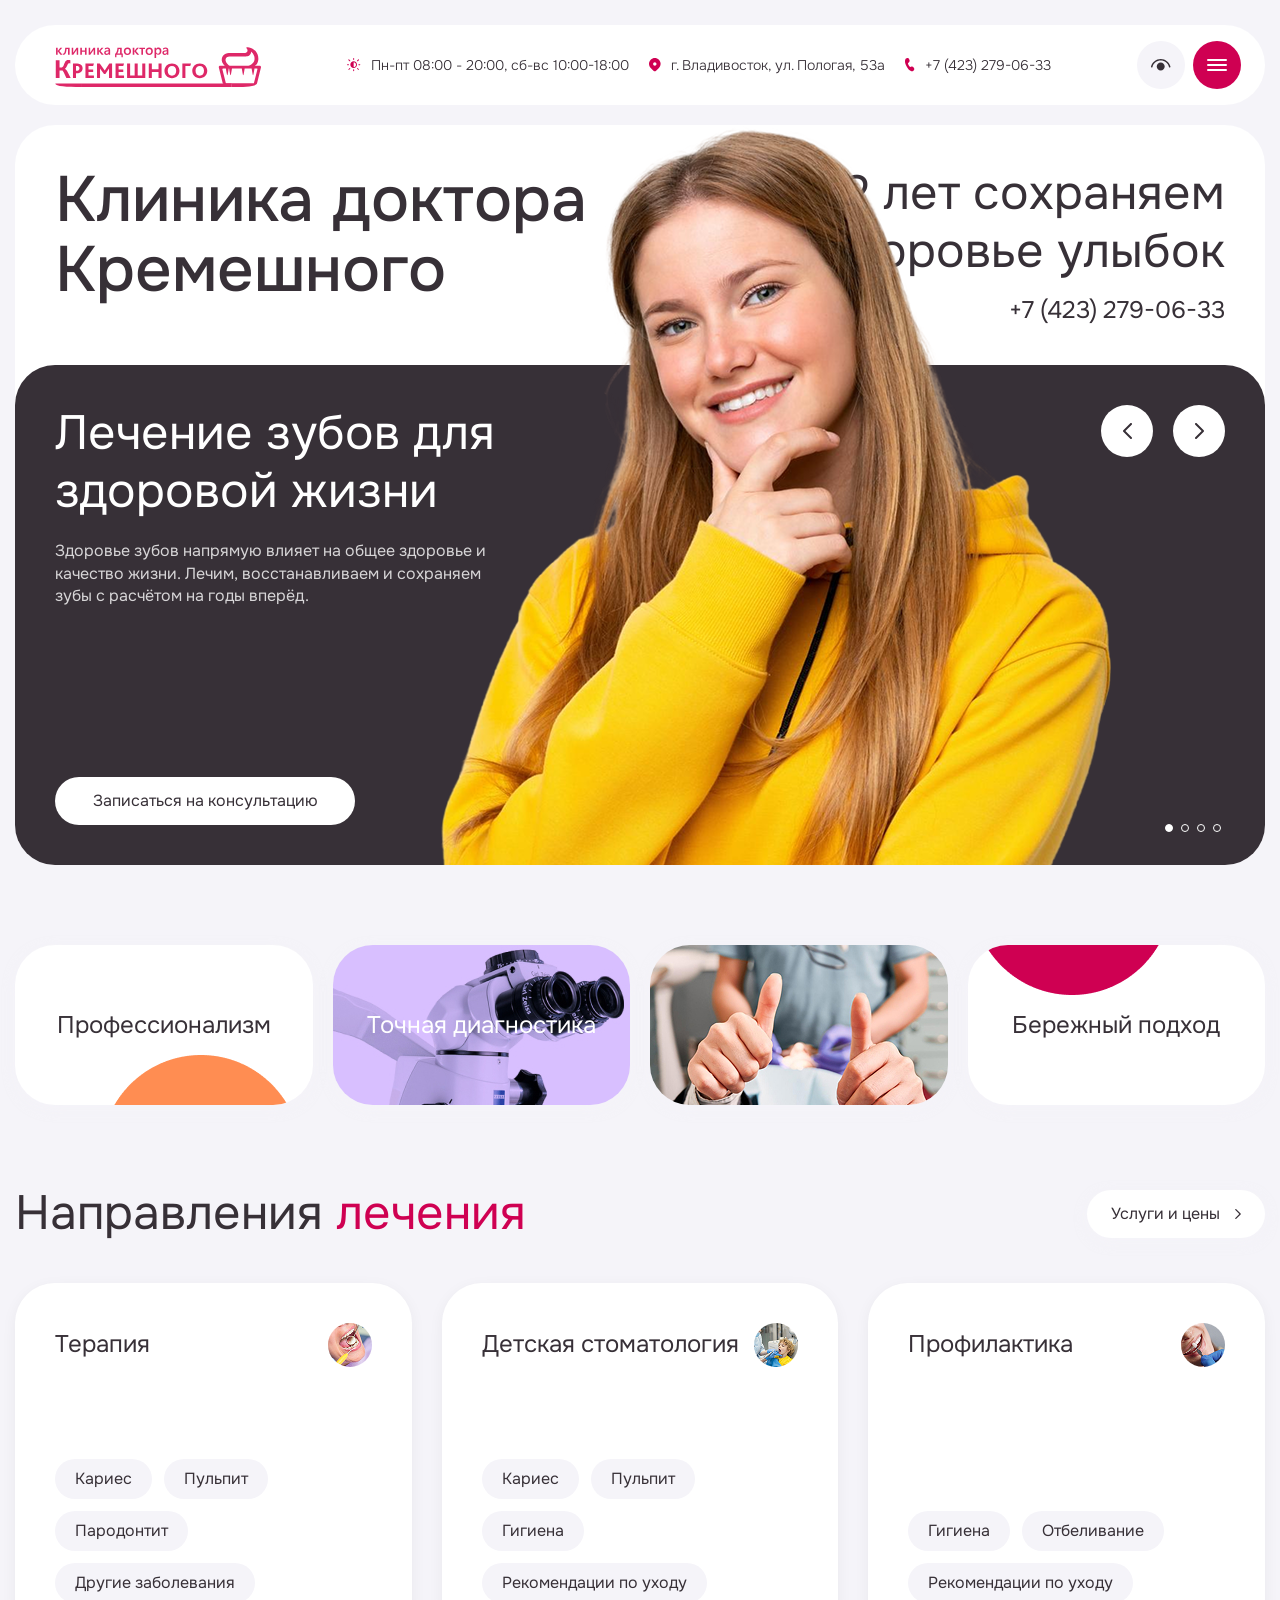
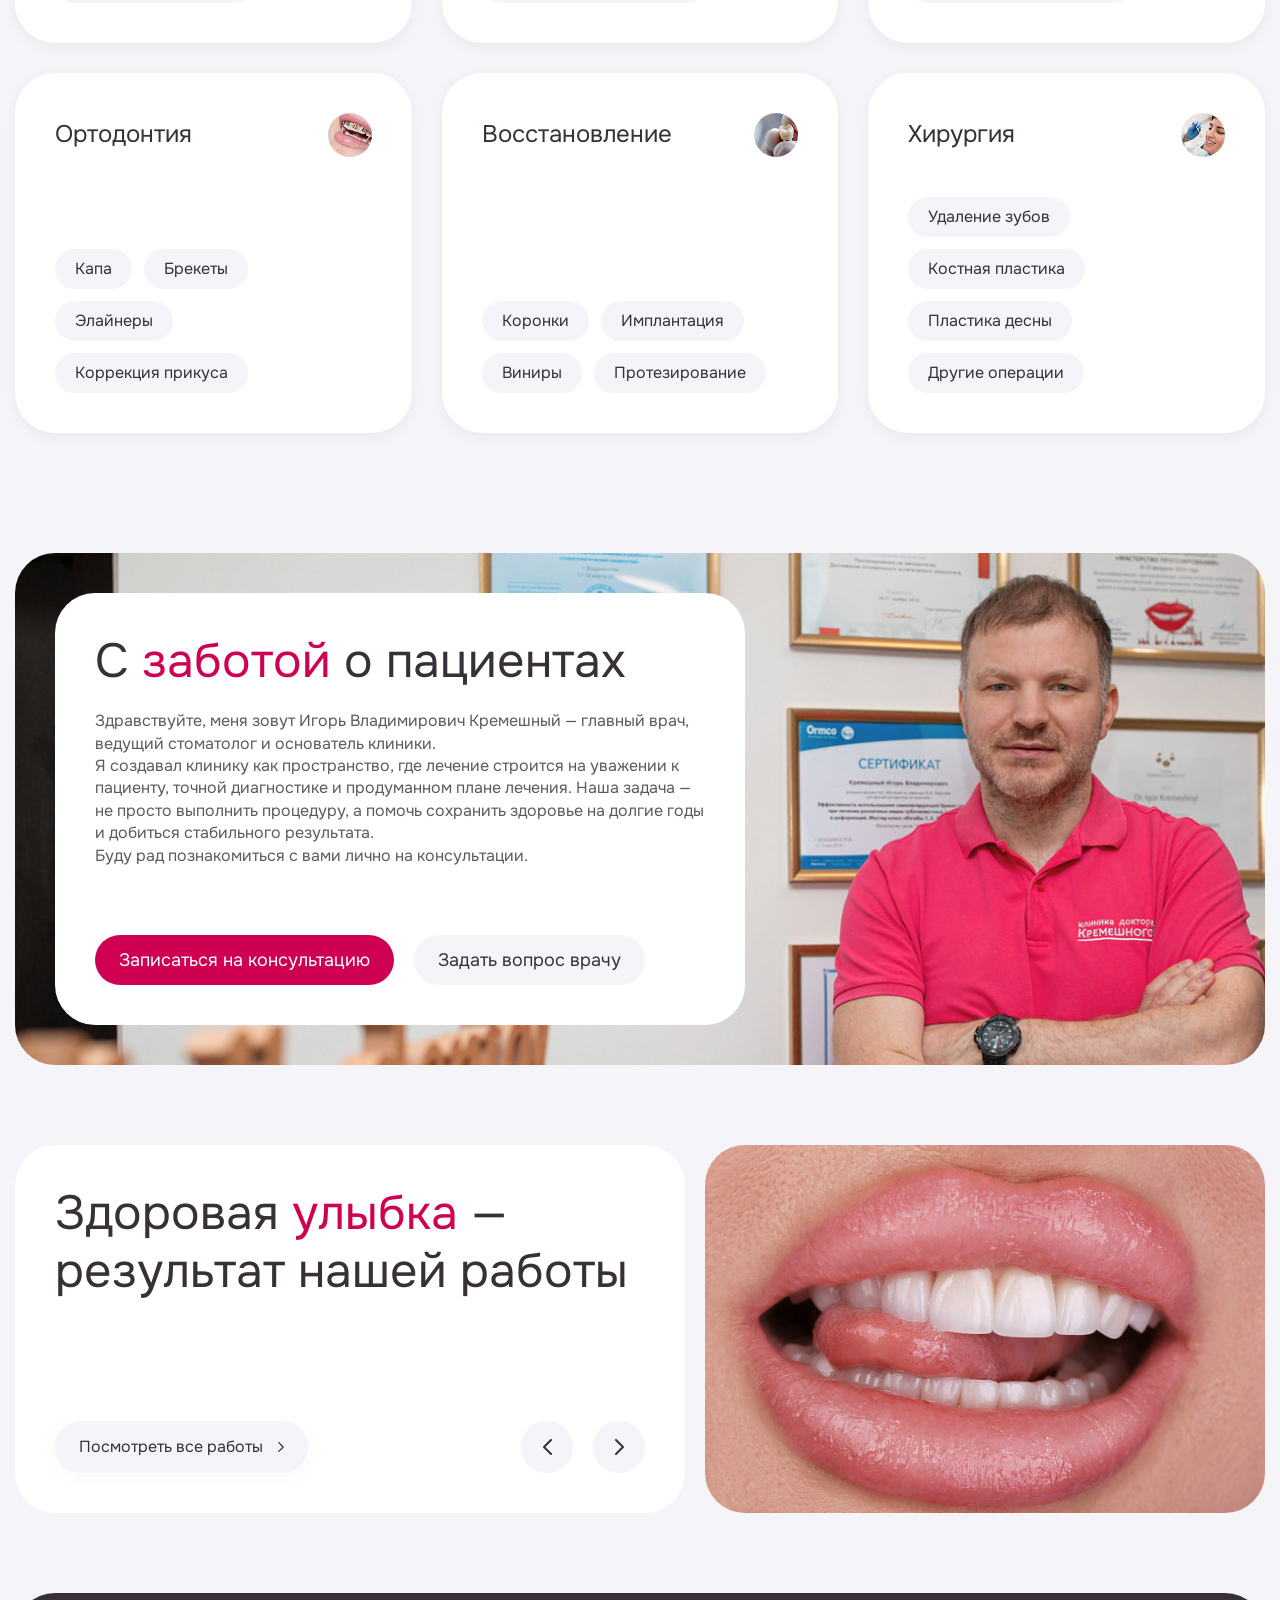
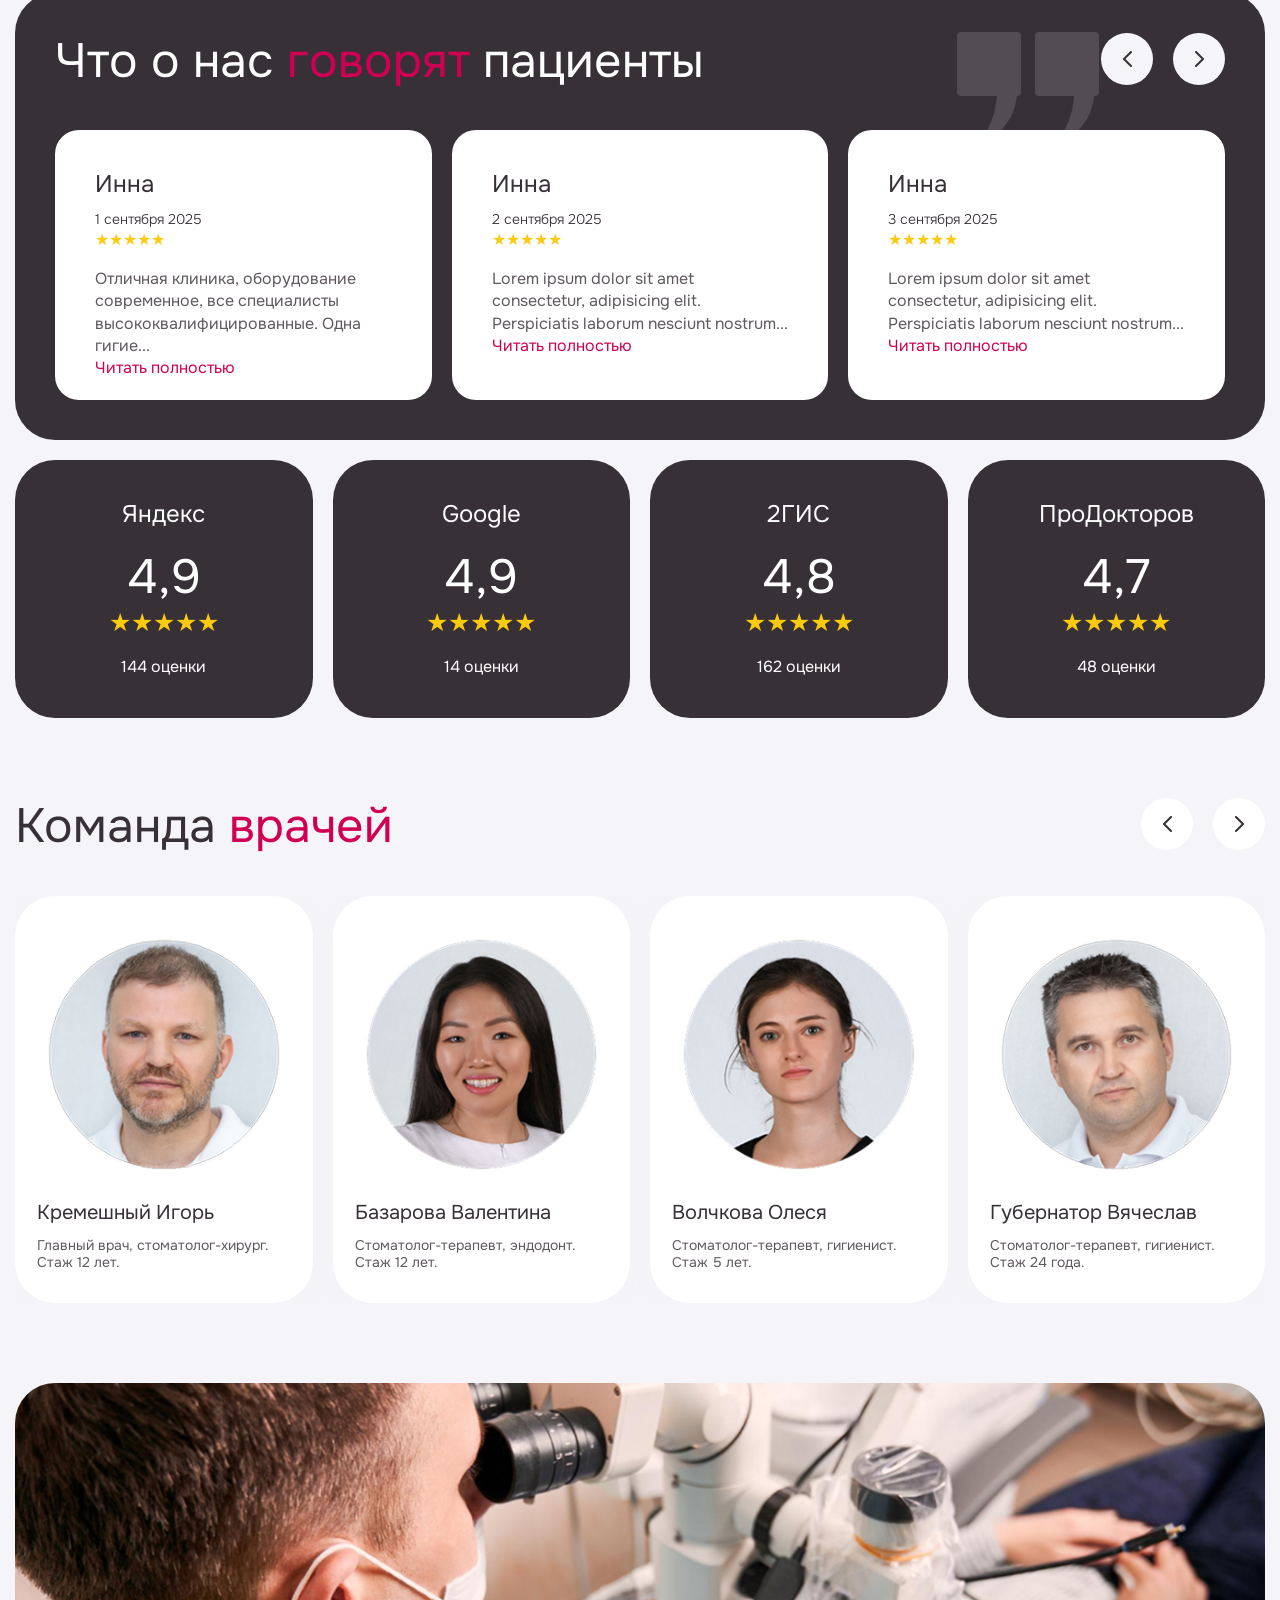
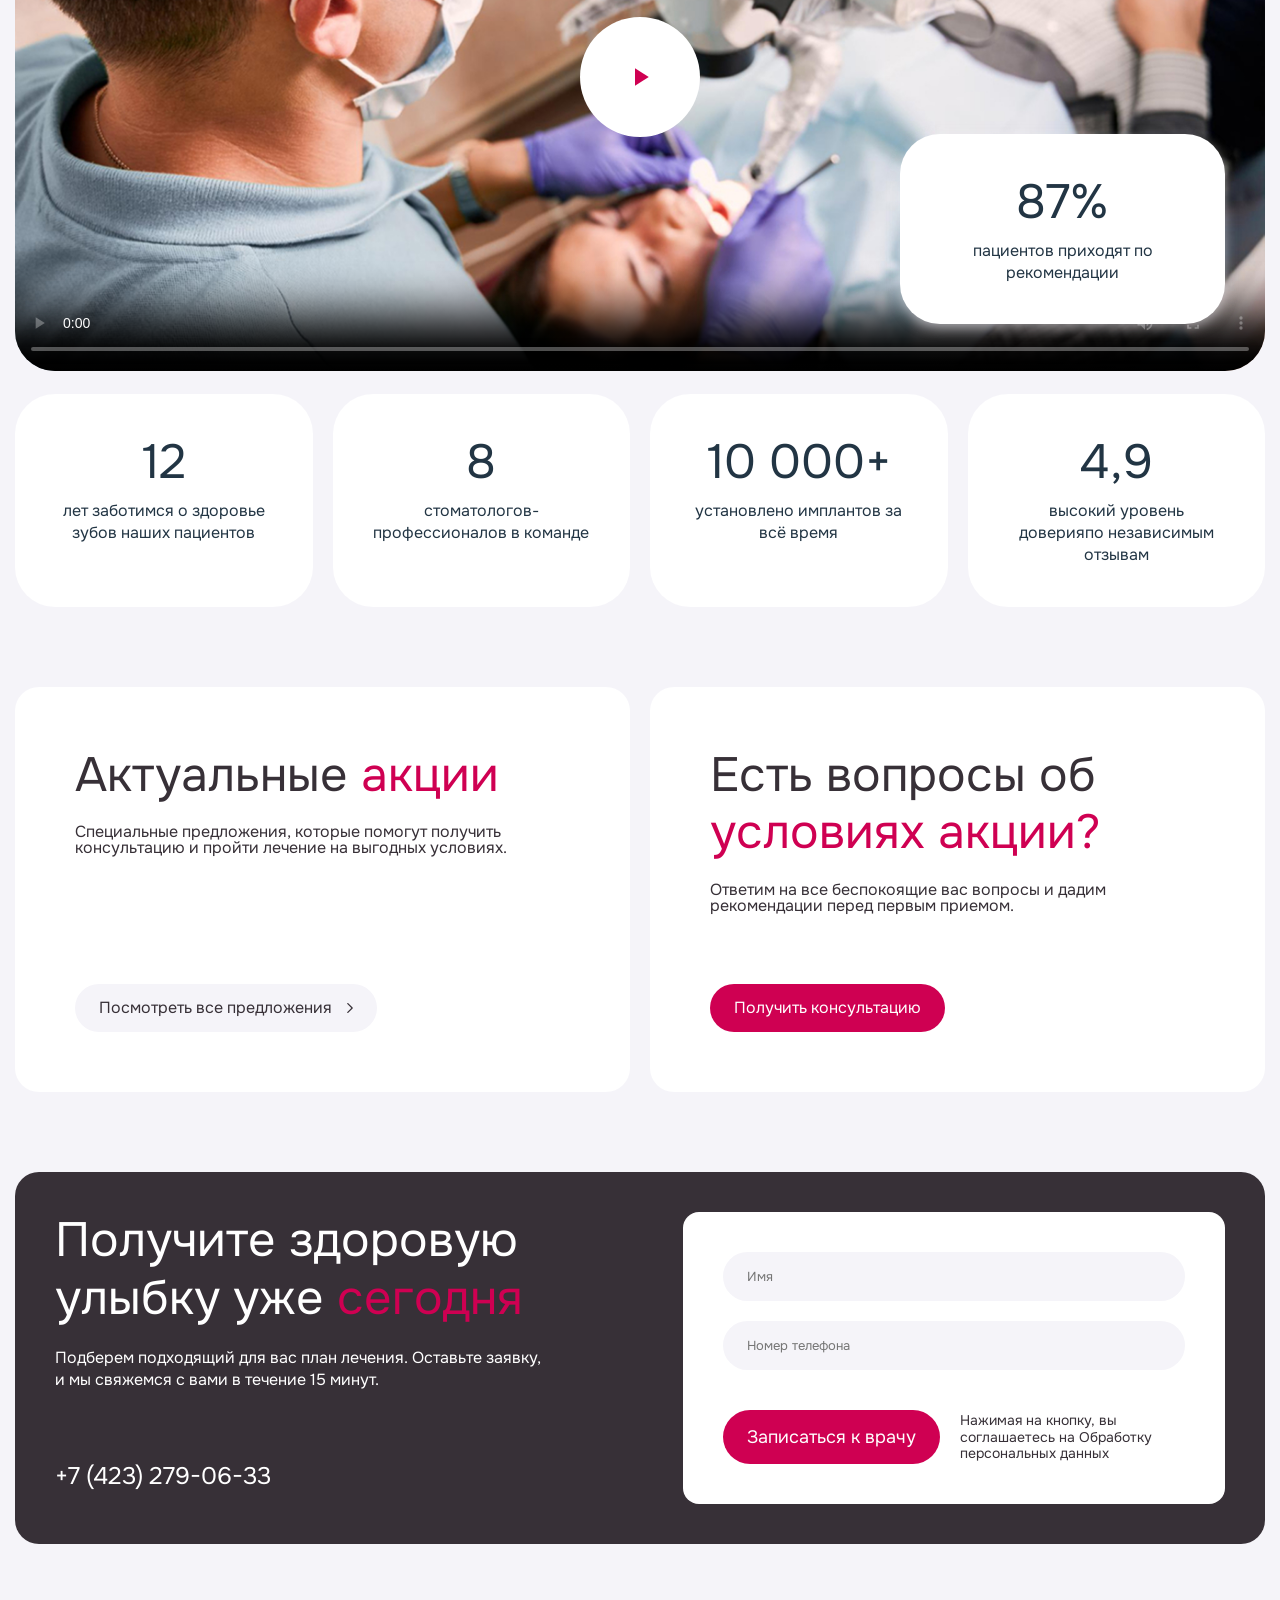
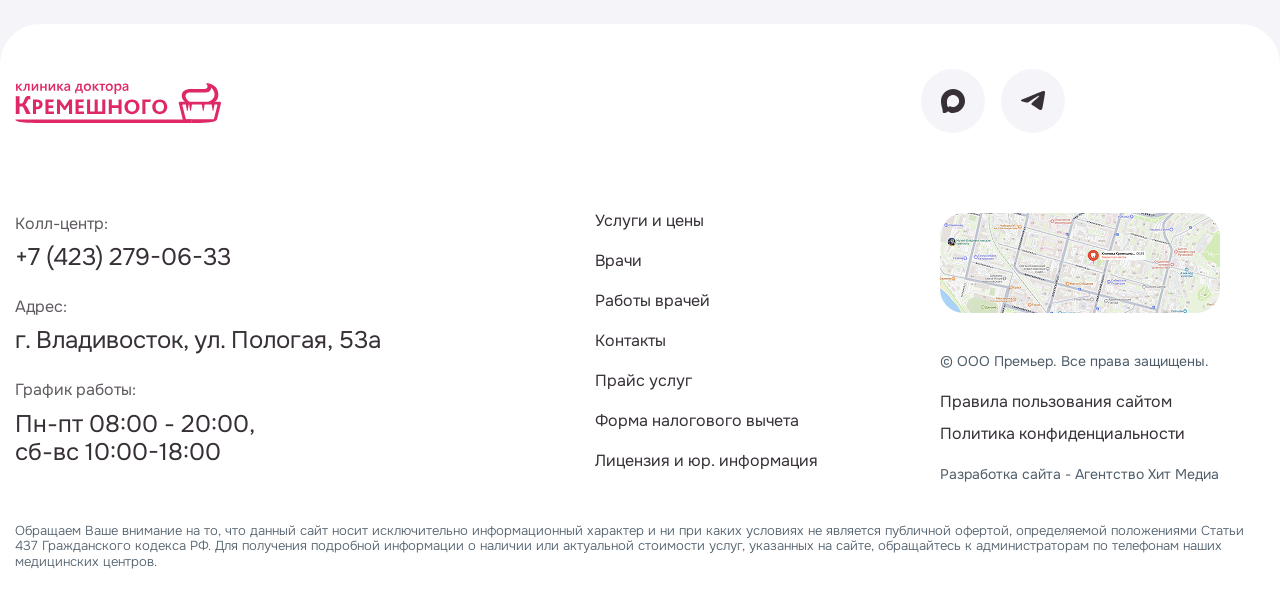
<file: index.html>
<!DOCTYPE html>
<html lang="en">
<head>
    <meta charset="UTF-8">
    <meta name="viewport" content="width=device-width, initial-scale=1.0">
    <link rel="stylesheet" href="css/style.css">
    <link rel="icon" href="img/favicon-32x32.png" type="image/x-icon">
    <title>Проект - kdk.dental</title>
</head>
<body class="">
    <div class="wrapper">
        <header class="header">
            <div class="container">
                <div class="header__inner">
                    <a href="#" class="logo">
                        <img src="img/logo/logo.svg" alt="Логотип компании">
                    </a>
                    <div class="header__info">
                        <div class="work-time">
                            <svg width="14" height="14" viewBox="0 0 14 14" fill="none" xmlns="http://www.w3.org/2000/svg">
                            <path d="M7.16667 0.5C7.16667 0.22386 6.9428 0 6.66667 0C6.39053 0 6.16667 0.22386 6.16667 0.5V1.5C6.16667 1.77614 6.39053 2 6.66667 2C6.9428 2 7.16667 1.77614 7.16667 1.5V0.5ZM10 6.66667C10 8.5076 8.5076 10 6.66667 10C4.82572 10 3.33333 8.5076 3.33333 6.66667C3.33333 4.82572 4.82572 3.33333 6.66667 3.33333C8.5076 3.33333 10 4.82572 10 6.66667ZM9 6.66667C9 5.378 7.95533 4.33333 6.66667 4.33333V9C7.95533 9 9 7.95533 9 6.66667ZM13.3333 6.66667C13.3333 6.9428 13.1095 7.16667 12.8333 7.16667H11.8333C11.5572 7.16667 11.3333 6.9428 11.3333 6.66667C11.3333 6.39053 11.5572 6.16667 11.8333 6.16667H12.8333C13.1095 6.16667 13.3333 6.39053 13.3333 6.66667ZM7.16667 11.8333C7.16667 11.5572 6.9428 11.3333 6.66667 11.3333C6.39053 11.3333 6.16667 11.5572 6.16667 11.8333V12.8333C6.16667 13.1095 6.39053 13.3333 6.66667 13.3333C6.9428 13.3333 7.16667 13.1095 7.16667 12.8333V11.8333ZM2 6.66667C2 6.9428 1.77614 7.16667 1.5 7.16667H0.5C0.22386 7.16667 0 6.9428 0 6.66667C0 6.39053 0.22386 6.16667 0.5 6.16667H1.5C1.77614 6.16667 2 6.39053 2 6.66667ZM2.18689 1.48003C1.99163 1.28476 1.67504 1.28476 1.47978 1.48003C1.28452 1.67529 1.28452 1.99187 1.47978 2.18713L2.47978 3.18713C2.67504 3.38239 2.99163 3.38239 3.18689 3.18713C3.38215 2.99187 3.38215 2.67529 3.18689 2.48003L2.18689 1.48003ZM1.47978 11.8538C1.67504 12.0491 1.99163 12.0491 2.18689 11.8538L3.18689 10.8538C3.38215 10.6585 3.38215 10.3419 3.18689 10.1467C2.99163 9.9514 2.67504 9.9514 2.47978 10.1467L1.47978 11.1467C1.28452 11.3419 1.28452 11.6585 1.47978 11.8538ZM11.1465 1.48003C11.3417 1.28476 11.6583 1.28476 11.8535 1.48003C12.0488 1.67529 12.0488 1.99187 11.8535 2.18713L10.8535 3.18713C10.6583 3.38239 10.3417 3.38239 10.1465 3.18713C9.9512 2.99187 9.9512 2.67529 10.1465 2.48003L11.1465 1.48003ZM11.8535 11.8538C11.6583 12.0491 11.3417 12.0491 11.1465 11.8538L10.1465 10.8538C9.9512 10.6585 9.9512 10.3419 10.1465 10.1467C10.3417 9.9514 10.6583 9.9514 10.8535 10.1467L11.8535 11.1467C12.0488 11.3419 12.0488 11.6585 11.8535 11.8538Z" fill="#CF0052"/>
                            </svg>
                            Пн-пт 08:00 - 20:00, сб-вс 10:00-18:00 
                        </div>
                        <div class="address">
                            <svg width="12" height="14" viewBox="0 0 12 14" fill="none" xmlns="http://www.w3.org/2000/svg">
                            <path d="M9.90954 9.90954L9.11821 10.6921C8.53495 11.2645 7.77821 12.0005 6.84761 12.9002C6.26615 13.4625 5.34361 13.4624 4.76221 12.9001L2.43479 10.6361C2.14228 10.3489 1.89743 10.1067 1.70021 9.90954C-0.566735 7.64261 -0.566735 3.96714 1.70021 1.7002C3.96714 -0.566735 7.64261 -0.566735 9.90954 1.7002C12.1765 3.96714 12.1765 7.64261 9.90954 9.90954ZM7.47168 5.98801C7.47168 5.06744 6.72541 4.32119 5.80488 4.32119C4.88435 4.32119 4.13807 5.06744 4.13807 5.98801C4.13807 6.90854 4.88435 7.65481 5.80488 7.65481C6.72541 7.65481 7.47168 6.90854 7.47168 5.98801Z" fill="#CF0052"/>
                            </svg>
                            г. Владивосток, ул. Пологая, 53а
                        </div>
                        <a class="phone" href="tel:">
                            <svg width="10" height="14" viewBox="0 0 10 14" fill="none" xmlns="http://www.w3.org/2000/svg">
                            <path d="M1.57527 0.29266L2.293 0.0633196C2.96555 -0.15158 3.68408 0.19572 3.97215 0.87488L4.54528 2.22645C4.79508 2.81541 4.65648 3.50802 4.20261 3.93877L2.93975 5.13744C3.01767 5.8544 3.25868 6.5604 3.66275 7.25547C4.06688 7.95047 4.57155 8.527 5.17681 8.98507L6.69361 8.47927C7.26855 8.28753 7.89468 8.50787 8.24735 9.026L9.06888 10.233C9.47888 10.8353 9.40515 11.6662 8.89641 12.1769L8.35128 12.7241C7.80868 13.2689 7.03368 13.4665 6.31675 13.2429C4.62415 12.7149 3.06795 11.1474 1.64809 8.54047C0.226181 5.92967 -0.275653 3.71459 0.142594 1.89526C0.318594 1.12971 0.8636 0.52006 1.57527 0.29266Z" fill="#CF0052"/>
                            </svg>
                            +7 (423) 279-06-33
                        </a>
                    </div>
                    <div class="header__btns">
                        <a class="header__btns-eye" href="#">
                            <svg width="20" height="12" viewBox="0 0 20 12" fill="none" xmlns="http://www.w3.org/2000/svg">
                            <path d="M9.72499 3.50462C11.9341 3.50462 13.725 5.2955 13.725 7.5046C13.725 9.7138 11.9341 11.5046 9.72499 11.5046C7.51582 11.5046 5.72496 9.7138 5.72496 7.5046C5.72496 5.2955 7.51582 3.50462 9.72499 3.50462ZM9.72499 0C14.3385 0 18.3211 3.15001 19.4261 7.5644C19.5267 7.9662 19.2825 8.3735 18.8807 8.4741C18.4788 8.5746 18.0716 8.3305 17.971 7.9286C17.0321 4.17796 13.6463 1.5 9.72499 1.5C5.8019 1.5 2.41506 4.18026 1.47782 7.9332C1.37746 8.335 0.970325 8.5794 0.568455 8.4791C0.166585 8.3787 -0.0778353 7.9716 0.0225247 7.5697C1.12561 3.15272 5.10945 0 9.72499 0Z" fill="#373037"/>
                            </svg>
                        </a>
                        <a href="#" class="burger-icon">
                            <span></span>
                        </a>
                    </div>
                </div>

                <div class="header-burger-nav">
                    <div class="header-burger__inner container">

                        <div class="header-burger__top">
                            <ul class="burger-nav__column">
                                <li class="burger-nav__phone">
                                    <p>Колл-центр:</p>
                                    <a href="">+7 (423) 279-06-33</a>
                                </li>
                                <li class="burger-nav__address">
                                    <p>Адрес:</p>
                                    <p>г. Владивосток, ул. Пологая, 53а</p>
                                </li>
                                <li class="burger-nav__time">
                                    <p>График работы:</p>
                                    <p>
                                        Пн-пт 08:00 - 20:00, сб-вс 10:00-18:00 
                                    </p>
                                </li>
                            </ul>
                            <div class="burger-nav__column">
                                <nav class="nav">
                                    <p class="column__title">Меню</p>
                                    <ul class="nav__list">
                                        <li class="nav__item"><a href="template-doctors.html">Врачи</a></li>
                                        <li class="nav__item"><a href="template-services.html">Услуги и цены</a></li>
                                        <li class="nav__item"><a href="template-portfolio.html">Работы врачей</a></li>
                                        <li class="nav__item"><a href="template-contacts.html">Контакты</a></li>
                                    </ul>
                                </nav>
                            </div>
                            <div class="burger-nav__column">
                                <p class="column__title">Документы</p>
                                <ul>
                                    <li><a href="template-text.html">Прайс услуг</a></li>
                                    <li><a href="#">Правовые положения</a></li>
                                    <li><a href="#">Договор на оказание услуг</a></li>
                                    <li><a href="#">Форма налогового вычета</a></li>
                                    <li><a href="#">Лицензия и юр. информация</a></li>
                                </ul>
                            </div>
                        </div>
    
                        <div class="header-burger__bottom">
                            <a href="#">
                                <svg width="24" height="24" viewBox="0 0 24 24" fill="none" xmlns="http://www.w3.org/2000/svg">
                                <path fill-rule="evenodd" clip-rule="evenodd" d="M12.2578 23.9315C9.90253 23.9315 8.80799 23.5862 6.90543 22.2048C5.70199 23.7588 1.89113 24.9733 1.72492 22.8955C1.72492 21.3358 1.38108 20.0178 0.991393 18.5789C0.527223 16.8062 0 14.832 0 11.9715C0 5.13969 5.58166 0 12.1948 0C18.8137 0 23.9999 5.39294 23.9999 12.0348C24.0221 18.574 18.7687 23.8966 12.2578 23.9315ZM12.3553 5.90517C9.13465 5.73827 6.62461 7.97718 6.06875 11.4881C5.6103 14.3946 6.42405 17.9342 7.11745 18.1184C7.44983 18.199 8.28651 17.5198 8.80799 16.9961C9.6703 17.5944 10.6745 17.9537 11.7192 18.0378C15.0563 18.1991 17.9077 15.6475 18.1317 12.2996C18.2622 8.94459 15.6928 6.10294 12.3553 5.91094V5.90517Z" fill="#373037"/>
                                </svg>
                            </a>
                            <a href="#">
                                <svg width="24" height="19" viewBox="0 0 24 19" fill="none" xmlns="http://www.w3.org/2000/svg">
                                <path fill-rule="evenodd" clip-rule="evenodd" d="M1.64987 8.17938C8.09231 5.49804 12.3883 3.73034 14.5378 2.87627C20.675 0.437736 21.9503 0.0141366 22.7815 0.000149138C22.9643 -0.00292726 23.3731 0.0403535 23.6379 0.245594C23.8614 0.418895 23.9229 0.653001 23.9524 0.817309C23.9818 0.981618 24.0185 1.35592 23.9893 1.64838C23.6568 4.98655 22.2177 13.0874 21.4856 16.8262C21.1758 18.4082 20.5658 18.9387 19.9753 18.9906C18.6919 19.1034 17.7174 18.1804 16.4744 17.402C14.5294 16.184 13.4305 15.4259 11.5425 14.2373C9.36064 12.8638 10.7751 12.1089 12.0185 10.8751C12.344 10.5522 17.9985 5.63905 18.1079 5.19335C18.1216 5.13761 18.1343 4.92982 18.0051 4.82011C17.8759 4.71039 17.6851 4.74791 17.5475 4.77775C17.3524 4.82004 14.2452 6.78196 8.22584 10.6635C7.34386 11.242 6.545 11.5239 5.82924 11.5091C5.04018 11.4929 3.52233 11.0829 2.39397 10.7326C1.00999 10.3028 -0.0899676 10.0756 0.00581422 9.34573C0.0557033 8.96558 0.603723 8.57679 1.64987 8.17938Z" fill="#373037"/>
                                </svg>
                            </a>
                        </div>
                        <div style="height: 40px;"></div>
                    </div>

                </div>
            </div>
        </header>



        <main class="main">
            <section class="hero">
                <div class="container">
                    <div class="hero__top">
                        <h1 class="hero__title">Клиника доктора Кремешного</h1>
                        <p class="hero__text">
                            <span>12 лет сохраняем <br>здоровье улыбок</span>
                            <br>
                            <a href="tel">+7 (423) 279-06-33</a>
                        </p>
                    </div>

                    <div class="hero__inner">
                        <div class="swiper hero-swiper">
                            <div class="hero__arrows">
                                <div class="swiper-button-prev-disable hero-button-prev">
                                    <svg width="9" height="16" viewBox="0 0 9 16" fill="none" xmlns="http://www.w3.org/2000/svg">
                                        <path d="M8.7071 0.29289C9.0976 0.68342 9.0976 1.31658 8.7071 1.70711L2.41421 8L8.7071 14.2929C9.0976 14.6834 9.0976 15.3166 8.7071 15.7071C8.3166 16.0976 7.6834 16.0976 7.2929 15.7071L0.29289 8.7071C-0.09763 8.3166 -0.09763 7.6834 0.29289 7.2929L7.2929 0.29289C7.6834 -0.09763 8.3166 -0.09763 8.7071 0.29289Z" fill="#373037"/>
                                    </svg>
                                </div>
                                <div class="swiper-button-next-disable hero-button-next">
                                    <svg width="9" height="16" viewBox="0 0 9 16" fill="none" xmlns="http://www.w3.org/2000/svg">
                                        <path d="M0.29289 0.29289C-0.09763 0.68342 -0.09763 1.31658 0.29289 1.70711L6.5858 8L0.29289 14.2929C-0.09763 14.6834 -0.09763 15.3166 0.29289 15.7071C0.68342 16.0976 1.31658 16.0976 1.70711 15.7071L8.7071 8.7071C9.0976 8.3166 9.0976 7.6834 8.7071 7.2929L1.70711 0.29289C1.31658 -0.09763 0.68342 -0.09763 0.29289 0.29289Z" fill="#373037"/>
                                    </svg>
                                </div>
                            </div>
                            <div class="swiper-wrapper hero-wrapper">
                                <div class="swiper-slide hero-slide">
                                    <div class="hero-slide__column">
                                        <div>
                                            <h2 class="hero-slide__title">Лечение зубов для здоровой жизни</h2>
                                            <p class="hero-slide__desc">Здоровье зубов напрямую влияет на общее здоровье и качество жизни. Лечим, восстанавливаем и сохраняем зубы с расчётом на годы вперёд.</p>
                                        </div>
                                        <a class="hero-slide__btn" href="#">Записаться на консультацию</a>
                                    </div>
                                    <div class="hero-slide__img  hero-slide_1">
                                        <img src="img/decor/hero-slide_1.png" alt="">
                                    </div>
                                </div>
                                <div class="swiper-slide hero-slide">
                                    <div class="hero-slide__column">
                                        <div>
                                            <h2 class="hero-slide__title">Имплантация любой сложности</h2>
                                            <p class="hero-slide__desc">Восстанавливаем утраченные зубы быстро, безболезненно и с учётом долгосрочного здоровья по технологии All-on-X 420 000₽ вместо 600 000₽</p>
                                        </div>
                                        <a class="hero-slide__btn" href="#">Записаться на консультацию</a>
                                    </div>
                                    <div class="hero-slide__img  hero-slide_2">
                                        <img src="img/decor/hero-slide_2.png" alt="">
                                    </div>
                                </div>
                                <div class="swiper-slide hero-slide">
                                    <div class="hero-slide__column">
                                        <div>
                                            <h3 class="hero-slide__title">3D-диагностика для точного лечения</h3>
                                            <p class="hero-slide__desc">Цифровая диагностика без слепков и лишнего дискомфорта. Система Cerec исключает неудобства – процедура сканирования занимает меньше минуты и проходит без неприятных ощущений.</p>
                                        </div>
                                        <a class="hero-slide__btn" href="#">Записаться на консультацию</a>
                                    </div>
                                    <div class="hero-slide__img hero-slide_3">
                                        <img src="img/decor/hero-slide_3.png" alt="">
                                    </div>
                                </div>
                                <div class="swiper-slide hero-slide">
                                    <div class="hero-slide__column">
                                        <div>
                                            <h3 class="hero-slide__title">Ваше здоровье в высоком разрешении</h3>
                                            <p class="hero-slide__desc">Цифровая диагностика без слепков и лишнего дискомфорта. Система Cerec исключает неудобства – процедура сканирования занимает меньше минуты и проходит без неприятных ощущений.</p>
                                        </div>
                                        <a class="hero-slide__btn" href="#">Записаться на консультацию</a>
                                    </div>
                                    <div class="hero-slide__img hero-slide_4">
                                        <img src="img/decor/hero-slide_4.png" alt="">
                                    </div>
                                </div>
                            </div>
                            <div class="hero-pagination swiper-pagination"></div>
                        </div>
                    </div>
                </div>
            </section>

            <section class="advantages">
                <div class="container">
                    <ul class="advantages__list">
                        <li class="advantages__item">
                            <p class="advantages__item-text">Профессионализм</p>
                            <div class="advantages__item-img">
                                <img src="img/decor/adv-2.png" alt="">
                            </div>
                        </li>
                        <li class="advantages__item">
                            <p class="advantages__item-text">Точная диагностика</p>
                        </li>
                        <li class="advantages__item"></li>
                        <li class="advantages__item">
                            <div class="advantages__item-img">
                                <img src="img/decor/adv-4.png" alt="">
                            </div>
                            <p class="advantages__item-text">Бережный подход</p>
                        </li>
                    </ul>
                </div>
            </section>

            <section class="directions">
                <div class="container">
                    <div class="directions__top">
                        <h3 class="title">Направления <span class="title__accent">лечения</span></h3>
                        <a class="directions__link" href="#">
                            Услуги и цены
                            <svg width="6" height="10" viewBox="0 0 9 16" fill="none" xmlns="http://www.w3.org/2000/svg">
                                <path d="M0.29289 0.29289C-0.09763 0.68342 -0.09763 1.31658 0.29289 1.70711L6.5858 8L0.29289 14.2929C-0.09763 14.6834 -0.09763 15.3166 0.29289 15.7071C0.68342 16.0976 1.31658 16.0976 1.70711 15.7071L8.7071 8.7071C9.0976 8.3166 9.0976 7.6834 8.7071 7.2929L1.70711 0.29289C1.31658 -0.09763 0.68342 -0.09763 0.29289 0.29289Z" fill="#373037"/>
                            </svg>
                        </a>
                    </div>
                    
                    <!-- Swiper обертка (заменяет ul.directions__list) -->
                    <div class="swiper directions-swiper">
                        <div class="swiper-wrapper directions-wrapper">
                            <!-- Слайд 1 - заменяет li.directions__item -->
                            <a href="#" class="swiper-slide directions__item">
                                <div class="directions__item-top">
                                    <p class="directions__item-title">Терапия</p>
                                    <img class="directions__item-img" src="img/decor/dir-1.jpg" alt="">
                                </div>
                                <div class="directions__item-tags">
                                    <p class="directions__item-tag">Кариес</p>
                                    <p class="directions__item-tag">Пульпит</p>
                                    <p class="directions__item-tag">Пародонтит</p>
                                    <p class="directions__item-tag">Другие заболевания</p>
                                </div>
                            </a>
                            
                            <!-- Слайд 2 -->
                            <a href="#" class="swiper-slide directions__item">
                                <div class="directions__item-top">
                                    <p class="directions__item-title">Детская стоматология</p>
                                    <img class="directions__item-img" src="img/decor/dir-2.jpg" alt="">
                                </div>
                                <div class="directions__item-tags">
                                    <p class="directions__item-tag">Кариес</p>
                                    <p class="directions__item-tag">Пульпит</p>
                                    <p class="directions__item-tag">Гигиена</p>
                                    <p class="directions__item-tag">Рекомендации по уходу</p>
                                </div>
                            </a>
                            
                            <!-- Слайд 3 -->
                            <a href="#" class="swiper-slide directions__item">
                                <div class="directions__item-top">
                                    <p class="directions__item-title">Профилактика</p>
                                    <img class="directions__item-img" src="img/decor/dir-3.jpg" alt="">
                                </div>
                                <div class="directions__item-tags">
                                    <p class="directions__item-tag">Гигиена</p>
                                    <p class="directions__item-tag">Отбеливание</p>
                                    <p class="directions__item-tag">Рекомендации по уходу</p>
                                </div>
                            </a>
                            
                            <!-- Слайд 4 -->
                            <a href="#" class="swiper-slide directions__item">
                                <div class="directions__item-top">
                                    <p class="directions__item-title">Ортодонтия</p>
                                    <img class="directions__item-img" src="img/decor/dir-4.jpg" alt="">
                                </div>
                                <div class="directions__item-tags">
                                    <p class="directions__item-tag">Капа</p>
                                    <p class="directions__item-tag">Брекеты</p>
                                    <p class="directions__item-tag">Элайнеры</p>
                                    <p class="directions__item-tag">Коррекция прикуса</p>
                                </div>
                            </a>
                            
                            <!-- Слайд 5 -->
                            <a href="#" class="swiper-slide directions__item">
                                <div class="directions__item-top">
                                    <p class="directions__item-title">Восстановление</p>
                                    <img class="directions__item-img" src="img/decor/dir-5.jpg" alt="">
                                </div>
                                <div class="directions__item-tags">
                                    <p class="directions__item-tag">Коронки</p>
                                    <p class="directions__item-tag">Имплантация</p>
                                    <p class="directions__item-tag">Виниры</p>
                                    <p class="directions__item-tag">Протезирование</p>
                                </div>
                            </a>
                            
                            <!-- Слайд 6 -->
                            <a href="#" class="swiper-slide directions__item">
                                <div class="directions__item-top">
                                    <p class="directions__item-title">Хирургия</p>
                                    <img class="directions__item-img" src="img/decor/dir-6.jpg" alt="">
                                </div>
                                <div class="directions__item-tags">
                                    <p class="directions__item-tag">Удаление зубов</p>
                                    <p class="directions__item-tag">Костная пластика</p>
                                    <p class="directions__item-tag">Пластика десны</p>
                                    <p class="directions__item-tag">Другие операции</p>
                                </div>
                            </a>
                        </div>
                                                
                        <div class="swiper-scrollbar directions-scrollbar"></div>
                    </div>
                </div>
            </section>

            <section class="banner">
                <div class="container">
                    <div class="banner__inner">
                        <div class="banner__info">
                            <h4 class="title">С <span class="title__accent">заботой</span> о пациентах</h4>
                            <p class="banner__text">
                                Здравствуйте, меня зовут Игорь Владимирович Кремешный — главный врач, ведущий стоматолог и основатель клиники.
                                <br>
                                Я создавал клинику как пространство, где лечение строится на уважении к пациенту, точной диагностике и продуманном плане лечения. Наша задача — не просто выполнить процедуру, а помочь сохранить здоровье на долгие годы и добиться стабильного результата.
                                <br>
                                Буду рад познакомиться с вами лично на консультации.
                            </p>
                            <div class="banner__btns">
                                <a href="#" class="hero-slide__btn">Записаться на консультацию</a>
                                <a href="mailto:example@mail.ru" class="">Задать вопрос врачу</a>
                            </div>
                        </div>
                    </div>
                </div>
            </section>

            <section class="portfolio">
                <div class="container">
                    <div class="portfolio__inner">
                        <div class="portfolio__column">
                            <h4 class="title">Здоровая <span class="title__accent">улыбка </span> — результат нашей работы</h4>

                            <div class="portfolio__column-bottom">
                                <a class="portfolio__column-link" href="#">
                                    Посмотреть все работы
                                    <svg width="6" height="10" viewBox="0 0 9 16" fill="none" xmlns="http://www.w3.org/2000/svg">
                                        <path d="M0.29289 0.29289C-0.09763 0.68342 -0.09763 1.31658 0.29289 1.70711L6.5858 8L0.29289 14.2929C-0.09763 14.6834 -0.09763 15.3166 0.29289 15.7071C0.68342 16.0976 1.31658 16.0976 1.70711 15.7071L8.7071 8.7071C9.0976 8.3166 9.0976 7.6834 8.7071 7.2929L1.70711 0.29289C1.31658 -0.09763 0.68342 -0.09763 0.29289 0.29289Z" fill="#373037"/>
                                    </svg>
                                </a>

                                <div class="portfolio-arrows">
                                    <div class="swiper-button-prev-disable portfolio-prev">
                                        <svg width="9" height="16" viewBox="0 0 9 16" fill="none" xmlns="http://www.w3.org/2000/svg">
                                        <path d="M8.7071 0.29289C9.0976 0.68342 9.0976 1.31658 8.7071 1.70711L2.41421 8L8.7071 14.2929C9.0976 14.6834 9.0976 15.3166 8.7071 15.7071C8.3166 16.0976 7.6834 16.0976 7.2929 15.7071L0.29289 8.7071C-0.09763 8.3166 -0.09763 7.6834 0.29289 7.2929L7.2929 0.29289C7.6834 -0.09763 8.3166 -0.09763 8.7071 0.29289Z" fill="#373037"/>
                                        </svg>
                                    </div>
                                    <div class="swiper-button-next-disable portfolio-next">
                                        <svg width="9" height="16" viewBox="0 0 9 16" fill="none" xmlns="http://www.w3.org/2000/svg">
                                        <path d="M0.29289 0.29289C-0.09763 0.68342 -0.09763 1.31658 0.29289 1.70711L6.5858 8L0.29289 14.2929C-0.09763 14.6834 -0.09763 15.3166 0.29289 15.7071C0.68342 16.0976 1.31658 16.0976 1.70711 15.7071L8.7071 8.7071C9.0976 8.3166 9.0976 7.6834 8.7071 7.2929L1.70711 0.29289C1.31658 -0.09763 0.68342 -0.09763 0.29289 0.29289Z" fill="#373037"/>
                                        </svg>
                                    </div>
                                </div>
                            </div>
                        </div>


                        <div class="swiper portfolio-swiper">
                            <div class="swiper-wrapper portfolio-wrapper">
                                <div class="swiper-slide portfolio-slide">
                                    <img src="img/decor/portfolio-1.jpg" alt="">
                                </div>
                                <div class="swiper-slide portfolio-slide">
                                    <img src="img/decor/portfolio-1.jpg" alt="">
                                </div>
                                <div class="swiper-slide portfolio-slide">
                                    <img src="img/decor/portfolio-1.jpg" alt="">
                                </div>
                            </div>
                        </div>
                    </div>
                </div>
            </section>

            <section class="feedback">
                <div class="container">
                    <div class="feedback__inner">
                        <div class="feedback__top">
                            <h4 class="title">Что о нас <span class="title__accent">говорят</span> пациенты</h4>

                            <div class="feedback-arrows">
                                <div class="swiper-button-prev-disable feedback-prev">
                                    <svg width="9" height="16" viewBox="0 0 9 16" fill="none" xmlns="http://www.w3.org/2000/svg">
                                    <path d="M8.7071 0.29289C9.0976 0.68342 9.0976 1.31658 8.7071 1.70711L2.41421 8L8.7071 14.2929C9.0976 14.6834 9.0976 15.3166 8.7071 15.7071C8.3166 16.0976 7.6834 16.0976 7.2929 15.7071L0.29289 8.7071C-0.09763 8.3166 -0.09763 7.6834 0.29289 7.2929L7.2929 0.29289C7.6834 -0.09763 8.3166 -0.09763 8.7071 0.29289Z" fill="#373037"/>
                                    </svg>
                                </div>
                                <div class="swiper-button-next-disable feedback-next">
                                    <svg width="9" height="16" viewBox="0 0 9 16" fill="none" xmlns="http://www.w3.org/2000/svg">
                                    <path d="M0.29289 0.29289C-0.09763 0.68342 -0.09763 1.31658 0.29289 1.70711L6.5858 8L0.29289 14.2929C-0.09763 14.6834 -0.09763 15.3166 0.29289 15.7071C0.68342 16.0976 1.31658 16.0976 1.70711 15.7071L8.7071 8.7071C9.0976 8.3166 9.0976 7.6834 8.7071 7.2929L1.70711 0.29289C1.31658 -0.09763 0.68342 -0.09763 0.29289 0.29289Z" fill="#373037"/>
                                    </svg>
                                </div>
                            </div>

                        </div>

                        <div class="swiper feedback-swiper">
                            <div class="swiper-wrapper feedback-wrapper">
                                <div class="swiper-slide feedback-slide">
                                    <p class="feedback-user__name"></p>
                                    <p class="feedback-date"></p>
                                    <div class="feedback-stars"></div>
                                    <p class="feedback-text">
                                        <span class="feedback-text__more"></span>
                                    </p>
                                </div>
                                
                            </div>
                        </div>
                    </div>
                    <ul class="feedback__list">
                        <li>
                            <a class="feedback__item" href="#">
                                <p class="feedback__item-name">Яндекс</p>
                                <p class="feedback__item-number">4,9</p>
                                <p class="feedback__item-stars">★★★★★</p>
                                <p class="feedback__item-all">144 оценки</p>
                            </a>
                        </li>
                        <li>
                            <a class="feedback__item" href="#">
                                <p class="feedback__item-name">Google</p>
                                <p class="feedback__item-number">4,9</p>
                                <p class="feedback__item-stars">★★★★★</p>
                                <p class="feedback__item-all">14 оценки</p>
                            </a>
                        </li>
                        <li>
                            <a class="feedback__item" href="#">
                                <p class="feedback__item-name">2ГИС</p>
                                <p class="feedback__item-number">4,8</p>
                                <p class="feedback__item-stars">★★★★★</p>
                                <p class="feedback__item-all">162 оценки</p>
                            </a>
                        </li>
                        <li>
                            <a class="feedback__item" href="#">
                                <p class="feedback__item-name">ПроДокторов</p>
                                <p class="feedback__item-number">4,7</p>
                                <p class="feedback__item-stars">★★★★★</p>
                                <p class="feedback__item-all">48 оценки</p>
                            </a>
                        </li>
                    </ul>
                </div>
            </section>

            <section class="team">
                <div class="container">
                    <div class="team__top">
                        <h5 class="title">Команда <span class="title__accent">врачей</span></h5>
                        <div class="team-arrows">
                            <div class="swiper-button-prev-disable team-prev">
                                <svg width="9" height="16" viewBox="0 0 9 16" fill="none" xmlns="http://www.w3.org/2000/svg">
                                    <path d="M8.7071 0.29289C9.0976 0.68342 9.0976 1.31658 8.7071 1.70711L2.41421 8L8.7071 14.2929C9.0976 14.6834 9.0976 15.3166 8.7071 15.7071C8.3166 16.0976 7.6834 16.0976 7.2929 15.7071L0.29289 8.7071C-0.09763 8.3166 -0.09763 7.6834 0.29289 7.2929L7.2929 0.29289C7.6834 -0.09763 8.3166 -0.09763 8.7071 0.29289Z" fill="#373037"/>
                                </svg>
                            </div>
                            <div class="swiper-button-next-disable team-next">
                                <svg width="9" height="16" viewBox="0 0 9 16" fill="none" xmlns="http://www.w3.org/2000/svg">
                                    <path d="M0.29289 0.29289C-0.09763 0.68342 -0.09763 1.31658 0.29289 1.70711L6.5858 8L0.29289 14.2929C-0.09763 14.6834 -0.09763 15.3166 0.29289 15.7071C0.68342 16.0976 1.31658 16.0976 1.70711 15.7071L8.7071 8.7071C9.0976 8.3166 9.0976 7.6834 8.7071 7.2929L1.70711 0.29289C1.31658 -0.09763 0.68342 -0.09763 0.29289 0.29289Z" fill="#373037"/>
                                </svg>
                            </div>
                        </div>
                    </div>

                    <div class="swiper team-swiper">
                        <div class="swiper-wrapper team-wrapper">
                            <div class="swiper-slide team-slide">
                                <img class="team-slide__img" src="img/decor/team-1.jpg" alt="">
                                <p class="team-slide__name">Кремешный Игорь</p>
                                <p class="team-slide__text">Главный врач, стоматолог-хирург. Стаж 12 лет.</p>
                            </div>
                            <div class="swiper-slide team-slide">
                                <img class="team-slide__img" src="img/decor/team-2.jpg" alt="">
                                <p class="team-slide__name">Базарова Валентина</p>
                                <p class="team-slide__text">Стоматолог-терапевт, эндодонт. Стаж 12 лет.</p>
                            </div>
                            <div class="swiper-slide team-slide">
                                <img class="team-slide__img" src="img/decor/team-3.jpg" alt="">
                                <p class="team-slide__name">Волчкова Олеся</p>
                                <p class="team-slide__text">Стоматолог-терапевт, гигиенист. Стаж 5 лет.</p>
                            </div>
                            <div class="swiper-slide team-slide">
                                <img class="team-slide__img" src="img/decor/team-4.jpg" alt="">
                                <p class="team-slide__name">Губернатор Вячеслав</p>
                                <p class="team-slide__text">Стоматолог-терапевт, гигиенист. Стаж 24 года.</p>
                            </div>
                            
                            <div class="swiper-slide team-slide">
                                <img class="team-slide__img" src="img/decor/team-1.jpg" alt="">
                                <p class="team-slide__name">Кремешный Игорь</p>
                                <p class="team-slide__text">Главный врач, стоматолог-хирург. Стаж 12 лет.</p>
                            </div>
                            <div class="swiper-slide team-slide">
                                <img class="team-slide__img" src="img/decor/team-2.jpg" alt="">
                                <p class="team-slide__name">Базарова Валентина</p>
                                <p class="team-slide__text">Стоматолог-терапевт, эндодонт. Стаж 12 лет.</p>
                            </div>
                            <div class="swiper-slide team-slide">
                                <img class="team-slide__img" src="img/decor/team-3.jpg" alt="">
                                <p class="team-slide__name">Волчкова Олеся</p>
                                <p class="team-slide__text">Стоматолог-терапевт, гигиенист. Стаж 5 лет.</p>
                            </div>
                            <div class="swiper-slide team-slide">
                                <img class="team-slide__img" src="img/decor/team-4.jpg" alt="">
                                <p class="team-slide__name">Губернатор Вячеслав</p>
                                <p class="team-slide__text">Стоматолог-терапевт, гигиенист. Стаж 24 года.</p>
                            </div>

                        </div>
                    </div>
                </div>
            </section>

            <section class="media">
                <div class="container">
                    <div class="video-wrapper">
                        <video id="myVideo" width="100%" poster="img/decor/poster-video.jpg" controls>
                            <source src="img/decor/poster-video.jpg" type="video/mp4">
                        </video>
                        
                        <button class="custom-play-btn" id="customPlayBtn">
                            <svg width="30" height="30" viewBox="0 0 24 24" fill="#cf0052">
                                <path d="M8 5v14l11-7z"/>
                            </svg>
                        </button>
                    </div>
                    <ul class="media__list">
                        <li class="media__item">
                            <p class="media__item-number">87%</p>
                            <p class="media__item-text">пациентов приходят по рекомендации</p>
                        </li>
                        <li class="media__item">
                            <p class="media__item-number">12</p>
                            <p class="media__item-text">лет заботимся о здоровье зубов наших пациентов</p>
                        </li>
                        <li class="media__item">
                            <p class="media__item-number">8</p>
                            <p class="media__item-text">стоматологов-профессионалов в команде</p>
                        </li>
                        <li class="media__item">
                            <p class="media__item-number">10 000+</p>
                            <p class="media__item-text">установлено имплантов за всё время</p>
                        </li>
                        <li class="media__item">
                            <p class="media__item-number">4,9</p>
                            <p class="media__item-text">высокий уровень доверияпо независимым отзывам</p>
                        </li>
                    </ul>
                </div>
            </section>

            <section class="stocks">
                <div class="container">
                    <div class="stocks__inner">
                        <div class="stocks__column">
                            <div class="stocks__column-info">
                                <h6 class="title">Актуальные <span class="title__accent">акции</span></h6>
                                <p class="stocks__column-text">
                                    Специальные предложения, которые помогут получить консультацию и пройти лечение на выгодных условиях.
                                </p>
                            </div>
                            <a class="stocks__column-btn" href="#" id="promoShowBtn">
                                Посмотреть все предложения
                                <svg width="6" height="10" viewBox="0 0 9 16" fill="none" xmlns="http://www.w3.org/2000/svg">
                                    <path d="M0.29289 0.29289C-0.09763 0.68342 -0.09763 1.31658 0.29289 1.70711L6.5858 8L0.29289 14.2929C-0.09763 14.6834 -0.09763 15.3166 0.29289 15.7071C0.68342 16.0976 1.31658 16.0976 1.70711 15.7071L8.7071 8.7071C9.0976 8.3166 9.0976 7.6834 8.7071 7.2929L1.70711 0.29289C1.31658 -0.09763 0.68342 -0.09763 0.29289 0.29289Z" fill="#373037"/>
                                </svg>
                            </a>
                        </div>
                        <div class="stocks__column">
                            <div class="stocks__column-info">
                                <h6 class="title">Есть вопросы об <span class="title__accent">условиях акции?</span></h6>
                                <p class="stocks__column-text">
                                    Ответим на все беспокоящие вас вопросы и дадим рекомендации перед первым приемом.
                                </p>
                            </div>
                            <a class="stocks__column-btn" href="#form">
                                Получить консультацию
                            </a>
                        </div>
                    </div>
                </div>
            </section>

            <section class="form" id="form">
                <div class="container">
                    <div class="form__inner">
                        <div class="form__column">
                            <h6 class="title">Получите здоровую улыбку уже <span class="title__accent">сегодня</span></h6>
                            <p class="form__column-text">Подберем подходящий для вас план лечения. Оставьте заявку, и мы свяжемся с вами в течение 15 минут.</p>
                            <a href="#" class="form__column-number">+7 (423) 279-06-33</a>
                        </div>
                        <form action="">
                            <input type="text" placeholder="Имя">
                            <input type="tel" placeholder="Номер телефона" >
                            <label for="">
                                <input type="submit" value="Записаться к врачу">
                                <span>Нажимая на кнопку, вы соглашаетесь на Обработку персональных данных</span>
                            </label>
                        </form>
                    </div>
                </div>
            </section>
        </main>


        <footer class="footer">
            <div class="container">
                <div class="footer__top">
                    <a href="#" class="logo">
                        <img src="img/logo/logo.svg" alt="Логотип компании">
                    </a>

                    <div class="footer__socials">
                        <a href="#">
                                <svg width="24" height="24" viewBox="0 0 24 24" fill="none" xmlns="http://www.w3.org/2000/svg">
                                <path fill-rule="evenodd" clip-rule="evenodd" d="M12.2578 23.9315C9.90253 23.9315 8.80799 23.5862 6.90543 22.2048C5.70199 23.7588 1.89113 24.9733 1.72492 22.8955C1.72492 21.3358 1.38108 20.0178 0.991393 18.5789C0.527223 16.8062 0 14.832 0 11.9715C0 5.13969 5.58166 0 12.1948 0C18.8137 0 23.9999 5.39294 23.9999 12.0348C24.0221 18.574 18.7687 23.8966 12.2578 23.9315ZM12.3553 5.90517C9.13465 5.73827 6.62461 7.97718 6.06875 11.4881C5.6103 14.3946 6.42405 17.9342 7.11745 18.1184C7.44983 18.199 8.28651 17.5198 8.80799 16.9961C9.6703 17.5944 10.6745 17.9537 11.7192 18.0378C15.0563 18.1991 17.9077 15.6475 18.1317 12.2996C18.2622 8.94459 15.6928 6.10294 12.3553 5.91094V5.90517Z" fill="#373037"/>
                                </svg>
                        </a>
                        <a href="#">
                                <svg width="24" height="19" viewBox="0 0 24 19" fill="none" xmlns="http://www.w3.org/2000/svg">
                                <path fill-rule="evenodd" clip-rule="evenodd" d="M1.64987 8.17938C8.09231 5.49804 12.3883 3.73034 14.5378 2.87627C20.675 0.437736 21.9503 0.0141366 22.7815 0.000149138C22.9643 -0.00292726 23.3731 0.0403535 23.6379 0.245594C23.8614 0.418895 23.9229 0.653001 23.9524 0.817309C23.9818 0.981618 24.0185 1.35592 23.9893 1.64838C23.6568 4.98655 22.2177 13.0874 21.4856 16.8262C21.1758 18.4082 20.5658 18.9387 19.9753 18.9906C18.6919 19.1034 17.7174 18.1804 16.4744 17.402C14.5294 16.184 13.4305 15.4259 11.5425 14.2373C9.36064 12.8638 10.7751 12.1089 12.0185 10.8751C12.344 10.5522 17.9985 5.63905 18.1079 5.19335C18.1216 5.13761 18.1343 4.92982 18.0051 4.82011C17.8759 4.71039 17.6851 4.74791 17.5475 4.77775C17.3524 4.82004 14.2452 6.78196 8.22584 10.6635C7.34386 11.242 6.545 11.5239 5.82924 11.5091C5.04018 11.4929 3.52233 11.0829 2.39397 10.7326C1.00999 10.3028 -0.0899676 10.0756 0.00581422 9.34573C0.0557033 8.96558 0.603723 8.57679 1.64987 8.17938Z" fill="#373037"/>
                                </svg>
                        </a>
                    </div>


                </div>
                <div class="footer__hero">
                    <ul class="burger-nav__column">
                        <li class="burger-nav__phone">
                            <p>Колл-центр:</p>
                            <a href="">+7 (423) 279-06-33</a>
                        </li>
                        <li class="burger-nav__address">
                            <p>Адрес:</p>
                            <p>г. Владивосток, ул. Пологая, 53а</p>
                        </li>
                        <li class="burger-nav__time">
                            <p>График работы:</p>
                            <p>
                                Пн-пт 08:00 - 20:00, сб-вс 10:00-18:00 
                            </p>
                        </li>
                    </ul>

                    <div class="footer__info">
                        <div class="footer__column">
                            <ul>
                                <li><a href="#">Услуги и цены</a></li>
                                <li><a href="#">Врачи</a></li>
                                <li><a href="#">Работы врачей</a></li>
                                <li><a href="#">Контакты</a></li>
                                <li><a href="#">Прайс услуг</a></li>
                                <li><a href="#">Форма налогового вычета</a></li>
                                <li><a href="#">Лицензия и юр. информация</a></li>
                            </ul>
                        </div>
                        <div class="footer__column">
                            <div class="footer__map">
                                <img src="img/decor/address-map.jpg" alt="">
                            </div>
                            <p>© ООО Премьер. Все права защищены.</p>
                            <div class="footer__column-link">
                                <a href="#">Правила пользования сайтом</a>
                                <a href="#">Политика конфиденциальности</a>
                            </div>
                            <p>Разработка сайта - Агентство Хит Медиа</p>
                        </div>
                    </div>

                </div>
                <div class="footer__bottom">
                    <p>Обращаем Ваше внимание на то, что данный сайт носит исключительно информационный характер и ни при каких условиях не является публичной офертой, определяемой положениями Статьи 437 Гражданского кодекса РФ. Для получения подробной информации о наличии или актуальной стоимости услуг, указанных на сайте, обращайтесь к администраторам по телефонам наших медицинских центров.</p>
                </div>
            </div>
        </footer>
    </div>



    <div class="modal" id="reviewModal">
        <div class="modal__content">
            <button class="modal__close">
                <svg width="16" height="16" viewBox="0 0 16 16" fill="none" xmlns="http://www.w3.org/2000/svg">
                <path d="M0.209701 0.387101L0.292891 0.292891C0.653381 -0.0675893 1.22061 -0.0953193 1.6129 0.209701L1.70711 0.292891L8 6.585L14.2929 0.292891C14.6834 -0.0976293 15.3166 -0.0976293 15.7071 0.292891C16.0976 0.683421 16.0976 1.31658 15.7071 1.70711L9.415 8L15.7071 14.2929C16.0676 14.6534 16.0953 15.2206 15.7903 15.6129L15.7071 15.7071C15.3466 16.0676 14.7794 16.0953 14.3871 15.7903L14.2929 15.7071L8 9.415L1.70711 15.7071C1.31658 16.0976 0.683421 16.0976 0.292891 15.7071C-0.0976293 15.3166 -0.0976293 14.6834 0.292891 14.2929L6.585 8L0.292891 1.70711C-0.0675893 1.34662 -0.0953193 0.779391 0.209701 0.387101Z" fill="white"/>
                </svg>
            </button>
            <h3 class="modal__title feedback-user__name"></h3>
            <div class="modal__date feedback-date"></div>
            <div class="modal__stars feedback-stars"></div>
            <div class="modal__text feedback-text"></div>
        </div>
    </div>


    <div class="promo-modal-overlay" id="promoModalOverlay">
        <div class="promo-modal">
            <div class="promo-modal__header">
                <div class="promo-modal__title title">Актуальные акции</div>
                <div class="hero__arrows promo__arrows">
                                <div class="swiper-button-prev-disable hero-button-prev promo-prev">
                                    <svg width="9" height="16" viewBox="0 0 9 16" fill="none" xmlns="http://www.w3.org/2000/svg">
                                        <path d="M8.7071 0.29289C9.0976 0.68342 9.0976 1.31658 8.7071 1.70711L2.41421 8L8.7071 14.2929C9.0976 14.6834 9.0976 15.3166 8.7071 15.7071C8.3166 16.0976 7.6834 16.0976 7.2929 15.7071L0.29289 8.7071C-0.09763 8.3166 -0.09763 7.6834 0.29289 7.2929L7.2929 0.29289C7.6834 -0.09763 8.3166 -0.09763 8.7071 0.29289Z" fill="#373037"/>
                                    </svg>
                                </div>
                                <div class="swiper-button-next-disable hero-button-next promo-next">
                                    <svg width="9" height="16" viewBox="0 0 9 16" fill="none" xmlns="http://www.w3.org/2000/svg">
                                        <path d="M0.29289 0.29289C-0.09763 0.68342 -0.09763 1.31658 0.29289 1.70711L6.5858 8L0.29289 14.2929C-0.09763 14.6834 -0.09763 15.3166 0.29289 15.7071C0.68342 16.0976 1.31658 16.0976 1.70711 15.7071L8.7071 8.7071C9.0976 8.3166 9.0976 7.6834 8.7071 7.2929L1.70711 0.29289C1.31658 -0.09763 0.68342 -0.09763 0.29289 0.29289Z" fill="#373037"/>
                                    </svg>
                                </div>
                </div>
                <button class="promo-modal__close modal__close" id="promoModalCloseBtn" aria-label="Закрыть">
                    <svg width="16" height="16" viewBox="0 0 16 16" fill="none" xmlns="http://www.w3.org/2000/svg">
                        <path d="M0.209701 0.387101L0.292891 0.292891C0.653381 -0.0675893 1.22061 -0.0953193 1.6129 0.209701L1.70711 0.292891L8 6.585L14.2929 0.292891C14.6834 -0.0976293 15.3166 -0.0976293 15.7071 0.292891C16.0976 0.683421 16.0976 1.31658 15.7071 1.70711L9.415 8L15.7071 14.2929C16.0676 14.6534 16.0953 15.2206 15.7903 15.6129L15.7071 15.7071C15.3466 16.0676 14.7794 16.0953 14.3871 15.7903L14.2929 15.7071L8 9.415L1.70711 15.7071C1.31658 16.0976 0.683421 16.0976 0.292891 15.7071C-0.0976293 15.3166 -0.0976293 14.6834 0.292891 14.2929L6.585 8L0.292891 1.70711C-0.0675893 1.34662 -0.0953193 0.779391 0.209701 0.387101Z" fill="white"/>
                    </svg>
                </button>
            </div>
            <div class="promo-modal__body">
                <div class="swiper promo-swiper" id="promoSwiperContainer">
                    <div class="swiper-wrapper" id="promoSlidesWrapper">
                    </div>
                </div>
            </div>
        </div>
    </div>

<div class="modal-hero">
    <div class="modal__content">
            <button class="modal__cancel modal__close">
                <svg width="16" height="16" viewBox="0 0 16 16" fill="none" xmlns="http://www.w3.org/2000/svg">
                <path d="M0.209701 0.387101L0.292891 0.292891C0.653381 -0.0675893 1.22061 -0.0953193 1.6129 0.209701L1.70711 0.292891L8 6.585L14.2929 0.292891C14.6834 -0.0976293 15.3166 -0.0976293 15.7071 0.292891C16.0976 0.683421 16.0976 1.31658 15.7071 1.70711L9.415 8L15.7071 14.2929C16.0676 14.6534 16.0953 15.2206 15.7903 15.6129L15.7071 15.7071C15.3466 16.0676 14.7794 16.0953 14.3871 15.7903L14.2929 15.7071L8 9.415L1.70711 15.7071C1.31658 16.0976 0.683421 16.0976 0.292891 15.7071C-0.0976293 15.3166 -0.0976293 14.6834 0.292891 14.2929L6.585 8L0.292891 1.70711C-0.0675893 1.34662 -0.0953193 0.779391 0.209701 0.387101Z" fill="white"/>
                </svg>
            </button>

            <div class="modal__inner">
                        <div class="form__column">
                            <h6 class="title">Получите здоровую улыбку уже <span class="title__accent">сегодня</span></h6>
                            <p class="form__column-text">Подберем подходящий для вас план лечения. Оставьте заявку, и мы свяжемся с вами в течение 15 минут.</p>
                        </div>
                        <form action="">
                            <input type="text" placeholder="Имя">
                            <input type="tel" placeholder="Номер телефона" >
                            <label for="">
                                <input type="submit" value="Записаться к врачу">
                                <span>Нажимая на кнопку, вы соглашаетесь на <a href="#">Обработку персональных данных</a></span>
                            </label>
                        </form>
                    </div>
        </div>
</div>



    <script src="js/inputmask.min.js"></script>
    <script src="js/swiper-bundle.min.js"></script>
    <script src="js/script.js"></script>
</body>
</html>
</file>
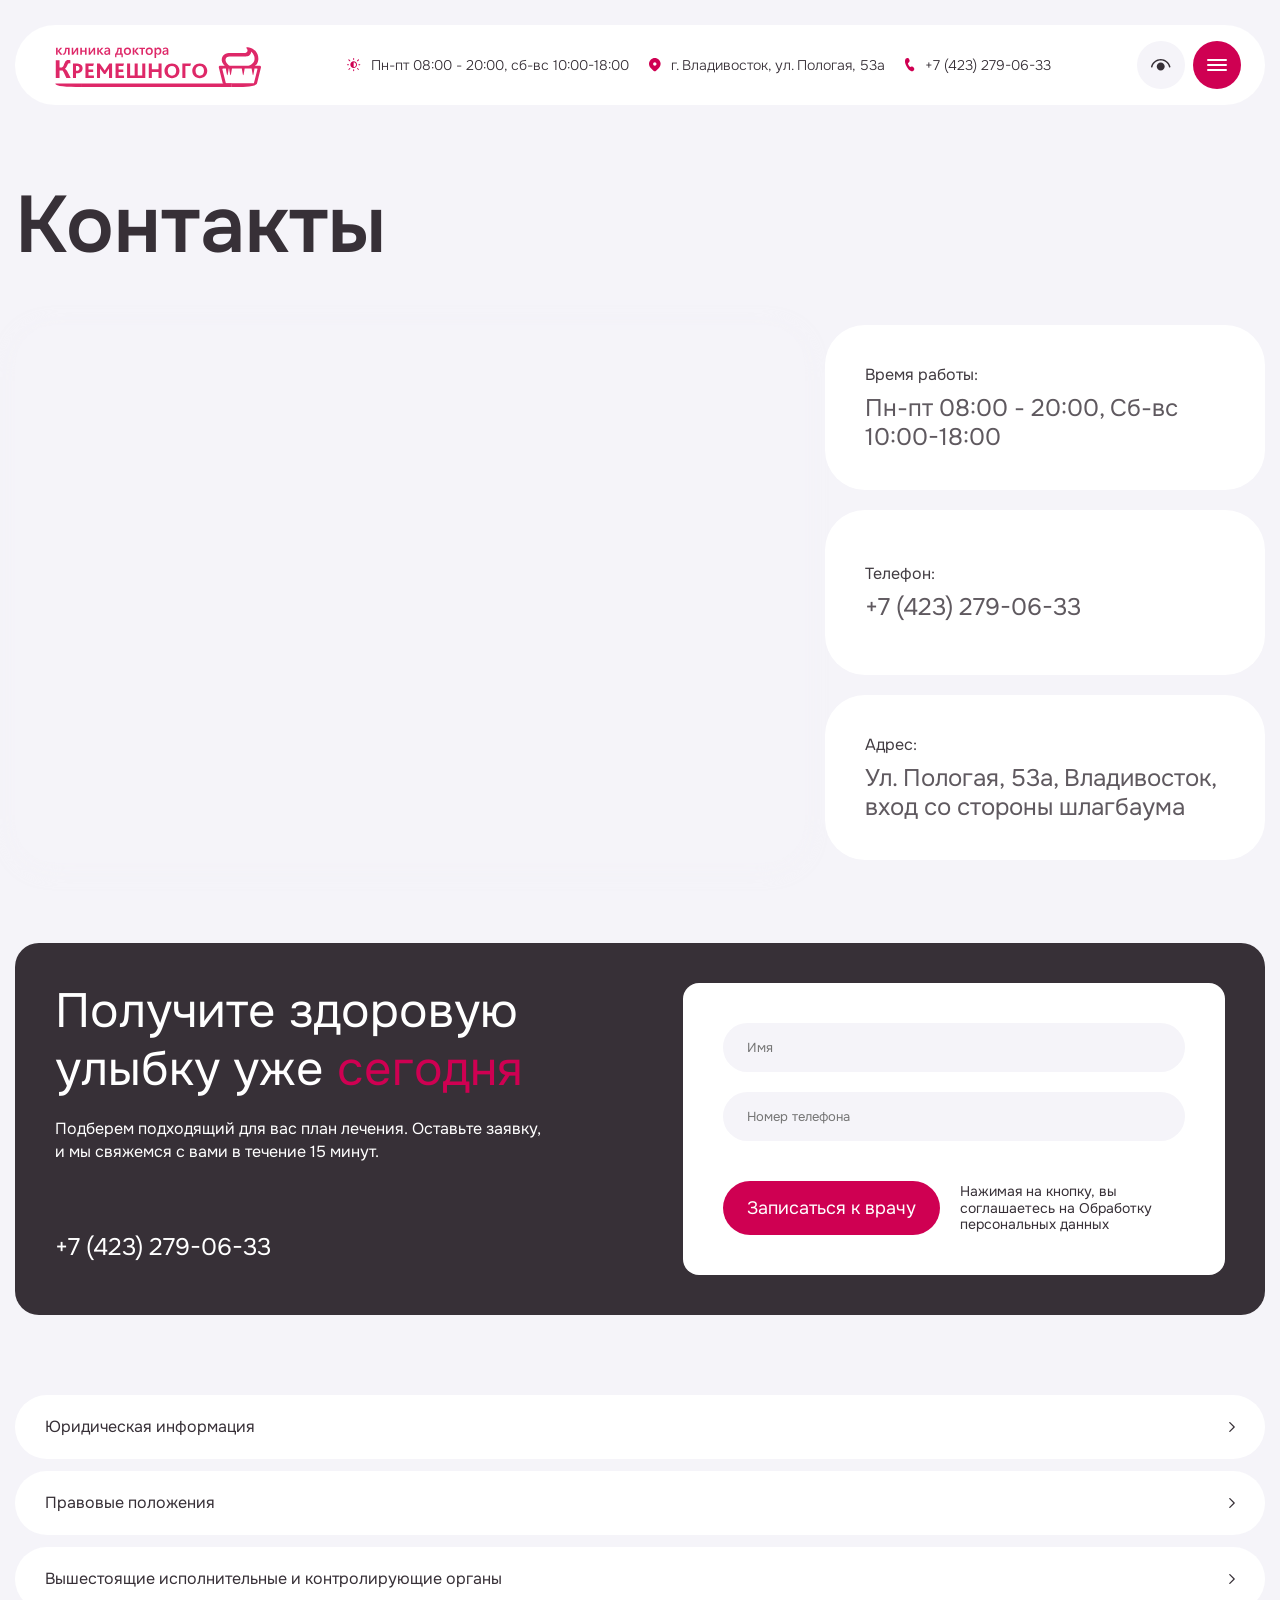
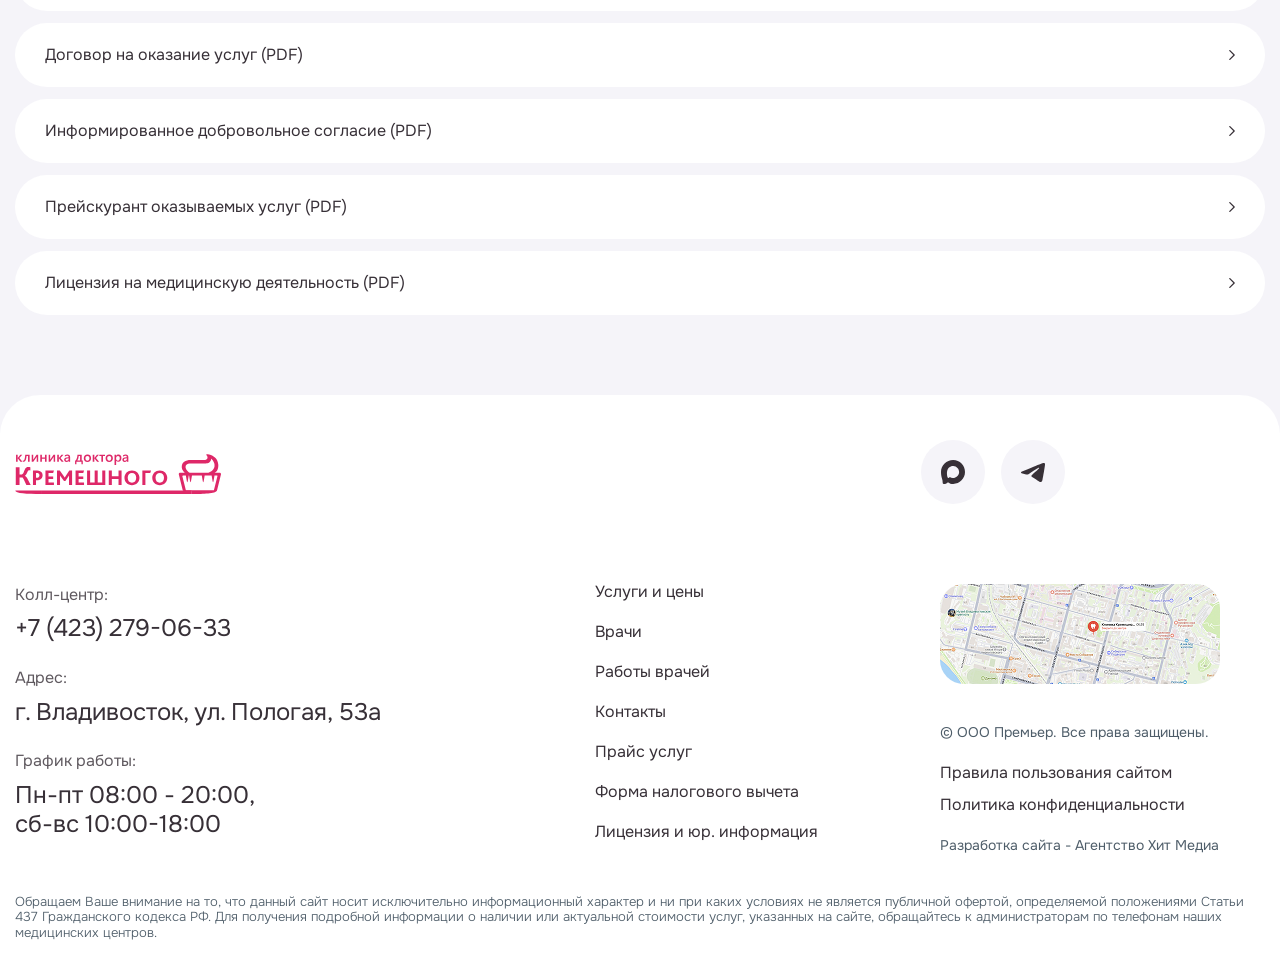
<file: template-contacts.html>
<!DOCTYPE html>
<html lang="en">
<head>
    <meta charset="UTF-8">
    <meta name="viewport" content="width=device-width, initial-scale=1.0">
    <link rel="stylesheet" href="css/style.css">
    <link rel="icon" href="img/favicon-32x32.png" type="image/x-icon">
    <title>Проект - kdk.dental</title>
</head>
<body class="">
    <div class="wrapper">
        <header class="header">
            <div class="container">
                <div class="header__inner">
                    <a href="index.html" class="logo">
                        <img src="img/logo/logo.svg" alt="Логотип компании">
                    </a>
                    <div class="header__info">
                        <div class="work-time">
                            <svg width="14" height="14" viewBox="0 0 14 14" fill="none" xmlns="http://www.w3.org/2000/svg">
                            <path d="M7.16667 0.5C7.16667 0.22386 6.9428 0 6.66667 0C6.39053 0 6.16667 0.22386 6.16667 0.5V1.5C6.16667 1.77614 6.39053 2 6.66667 2C6.9428 2 7.16667 1.77614 7.16667 1.5V0.5ZM10 6.66667C10 8.5076 8.5076 10 6.66667 10C4.82572 10 3.33333 8.5076 3.33333 6.66667C3.33333 4.82572 4.82572 3.33333 6.66667 3.33333C8.5076 3.33333 10 4.82572 10 6.66667ZM9 6.66667C9 5.378 7.95533 4.33333 6.66667 4.33333V9C7.95533 9 9 7.95533 9 6.66667ZM13.3333 6.66667C13.3333 6.9428 13.1095 7.16667 12.8333 7.16667H11.8333C11.5572 7.16667 11.3333 6.9428 11.3333 6.66667C11.3333 6.39053 11.5572 6.16667 11.8333 6.16667H12.8333C13.1095 6.16667 13.3333 6.39053 13.3333 6.66667ZM7.16667 11.8333C7.16667 11.5572 6.9428 11.3333 6.66667 11.3333C6.39053 11.3333 6.16667 11.5572 6.16667 11.8333V12.8333C6.16667 13.1095 6.39053 13.3333 6.66667 13.3333C6.9428 13.3333 7.16667 13.1095 7.16667 12.8333V11.8333ZM2 6.66667C2 6.9428 1.77614 7.16667 1.5 7.16667H0.5C0.22386 7.16667 0 6.9428 0 6.66667C0 6.39053 0.22386 6.16667 0.5 6.16667H1.5C1.77614 6.16667 2 6.39053 2 6.66667ZM2.18689 1.48003C1.99163 1.28476 1.67504 1.28476 1.47978 1.48003C1.28452 1.67529 1.28452 1.99187 1.47978 2.18713L2.47978 3.18713C2.67504 3.38239 2.99163 3.38239 3.18689 3.18713C3.38215 2.99187 3.38215 2.67529 3.18689 2.48003L2.18689 1.48003ZM1.47978 11.8538C1.67504 12.0491 1.99163 12.0491 2.18689 11.8538L3.18689 10.8538C3.38215 10.6585 3.38215 10.3419 3.18689 10.1467C2.99163 9.9514 2.67504 9.9514 2.47978 10.1467L1.47978 11.1467C1.28452 11.3419 1.28452 11.6585 1.47978 11.8538ZM11.1465 1.48003C11.3417 1.28476 11.6583 1.28476 11.8535 1.48003C12.0488 1.67529 12.0488 1.99187 11.8535 2.18713L10.8535 3.18713C10.6583 3.38239 10.3417 3.38239 10.1465 3.18713C9.9512 2.99187 9.9512 2.67529 10.1465 2.48003L11.1465 1.48003ZM11.8535 11.8538C11.6583 12.0491 11.3417 12.0491 11.1465 11.8538L10.1465 10.8538C9.9512 10.6585 9.9512 10.3419 10.1465 10.1467C10.3417 9.9514 10.6583 9.9514 10.8535 10.1467L11.8535 11.1467C12.0488 11.3419 12.0488 11.6585 11.8535 11.8538Z" fill="#CF0052"/>
                            </svg>
                            Пн-пт 08:00 - 20:00, сб-вс 10:00-18:00 
                        </div>
                        <div class="address">
                            <svg width="12" height="14" viewBox="0 0 12 14" fill="none" xmlns="http://www.w3.org/2000/svg">
                            <path d="M9.90954 9.90954L9.11821 10.6921C8.53495 11.2645 7.77821 12.0005 6.84761 12.9002C6.26615 13.4625 5.34361 13.4624 4.76221 12.9001L2.43479 10.6361C2.14228 10.3489 1.89743 10.1067 1.70021 9.90954C-0.566735 7.64261 -0.566735 3.96714 1.70021 1.7002C3.96714 -0.566735 7.64261 -0.566735 9.90954 1.7002C12.1765 3.96714 12.1765 7.64261 9.90954 9.90954ZM7.47168 5.98801C7.47168 5.06744 6.72541 4.32119 5.80488 4.32119C4.88435 4.32119 4.13807 5.06744 4.13807 5.98801C4.13807 6.90854 4.88435 7.65481 5.80488 7.65481C6.72541 7.65481 7.47168 6.90854 7.47168 5.98801Z" fill="#CF0052"/>
                            </svg>
                            г. Владивосток, ул. Пологая, 53а
                        </div>
                        <a class="phone" href="tel:">
                            <svg width="10" height="14" viewBox="0 0 10 14" fill="none" xmlns="http://www.w3.org/2000/svg">
                            <path d="M1.57527 0.29266L2.293 0.0633196C2.96555 -0.15158 3.68408 0.19572 3.97215 0.87488L4.54528 2.22645C4.79508 2.81541 4.65648 3.50802 4.20261 3.93877L2.93975 5.13744C3.01767 5.8544 3.25868 6.5604 3.66275 7.25547C4.06688 7.95047 4.57155 8.527 5.17681 8.98507L6.69361 8.47927C7.26855 8.28753 7.89468 8.50787 8.24735 9.026L9.06888 10.233C9.47888 10.8353 9.40515 11.6662 8.89641 12.1769L8.35128 12.7241C7.80868 13.2689 7.03368 13.4665 6.31675 13.2429C4.62415 12.7149 3.06795 11.1474 1.64809 8.54047C0.226181 5.92967 -0.275653 3.71459 0.142594 1.89526C0.318594 1.12971 0.8636 0.52006 1.57527 0.29266Z" fill="#CF0052"/>
                            </svg>
                            +7 (423) 279-06-33
                        </a>
                    </div>
                    <div class="header__btns">
                        <a class="header__btns-eye" href="#">
                            <svg width="20" height="12" viewBox="0 0 20 12" fill="none" xmlns="http://www.w3.org/2000/svg">
                            <path d="M9.72499 3.50462C11.9341 3.50462 13.725 5.2955 13.725 7.5046C13.725 9.7138 11.9341 11.5046 9.72499 11.5046C7.51582 11.5046 5.72496 9.7138 5.72496 7.5046C5.72496 5.2955 7.51582 3.50462 9.72499 3.50462ZM9.72499 0C14.3385 0 18.3211 3.15001 19.4261 7.5644C19.5267 7.9662 19.2825 8.3735 18.8807 8.4741C18.4788 8.5746 18.0716 8.3305 17.971 7.9286C17.0321 4.17796 13.6463 1.5 9.72499 1.5C5.8019 1.5 2.41506 4.18026 1.47782 7.9332C1.37746 8.335 0.970325 8.5794 0.568455 8.4791C0.166585 8.3787 -0.0778353 7.9716 0.0225247 7.5697C1.12561 3.15272 5.10945 0 9.72499 0Z" fill="#373037"/>
                            </svg>
                        </a>
                        <a href="#" class="burger-icon">
                            <span></span>
                        </a>
                    </div>
                </div>

                <div class="header-burger-nav">
                    <div class="header-burger__inner container">

                        <div class="header-burger__top">
                            <ul class="burger-nav__column">
                                <li class="burger-nav__phone">
                                    <p>Колл-центр:</p>
                                    <a href="">+7 (423) 279-06-33</a>
                                </li>
                                <li class="burger-nav__address">
                                    <p>Адрес:</p>
                                    <p>г. Владивосток, ул. Пологая, 53а</p>
                                </li>
                                <li class="burger-nav__time">
                                    <p>График работы:</p>
                                    <p>
                                        Пн-пт 08:00 - 20:00, сб-вс 10:00-18:00 
                                    </p>
                                </li>
                            </ul>
                            <div class="burger-nav__column">
                                <nav class="nav">
                                    <p class="column__title">Меню</p>
                                    <ul class="nav__list">
                                        <li class="nav__item"><a href="template-doctors.html">Врачи</a></li>
                                        <li class="nav__item"><a href="template-services.html">Услуги и цены</a></li>
                                        <li class="nav__item"><a href="#">Работы врачей</a></li>
                                        <li class="nav__item"><a href="template-contacts.html">Контакты</a></li>
                                    </ul>
                                </nav>
                            </div>
                            <div class="burger-nav__column">
                                <p class="column__title">Документы</p>
                                <ul>
                                    <li><a href="#">Прайс услуг</a></li>
                                    <li><a href="#">Правовые положения</a></li>
                                    <li><a href="#">Договор на оказание услуг</a></li>
                                    <li><a href="#">Форма налогового вычета</a></li>
                                    <li><a href="#">Лицензия и юр. информация</a></li>
                                </ul>
                            </div>
                        </div>
    
                        <div class="header-burger__bottom">
                            <a href="#">
                                <svg width="24" height="24" viewBox="0 0 24 24" fill="none" xmlns="http://www.w3.org/2000/svg">
                                <path fill-rule="evenodd" clip-rule="evenodd" d="M12.2578 23.9315C9.90253 23.9315 8.80799 23.5862 6.90543 22.2048C5.70199 23.7588 1.89113 24.9733 1.72492 22.8955C1.72492 21.3358 1.38108 20.0178 0.991393 18.5789C0.527223 16.8062 0 14.832 0 11.9715C0 5.13969 5.58166 0 12.1948 0C18.8137 0 23.9999 5.39294 23.9999 12.0348C24.0221 18.574 18.7687 23.8966 12.2578 23.9315ZM12.3553 5.90517C9.13465 5.73827 6.62461 7.97718 6.06875 11.4881C5.6103 14.3946 6.42405 17.9342 7.11745 18.1184C7.44983 18.199 8.28651 17.5198 8.80799 16.9961C9.6703 17.5944 10.6745 17.9537 11.7192 18.0378C15.0563 18.1991 17.9077 15.6475 18.1317 12.2996C18.2622 8.94459 15.6928 6.10294 12.3553 5.91094V5.90517Z" fill="#373037"/>
                                </svg>
                            </a>
                            <a href="#">
                                <svg width="24" height="19" viewBox="0 0 24 19" fill="none" xmlns="http://www.w3.org/2000/svg">
                                <path fill-rule="evenodd" clip-rule="evenodd" d="M1.64987 8.17938C8.09231 5.49804 12.3883 3.73034 14.5378 2.87627C20.675 0.437736 21.9503 0.0141366 22.7815 0.000149138C22.9643 -0.00292726 23.3731 0.0403535 23.6379 0.245594C23.8614 0.418895 23.9229 0.653001 23.9524 0.817309C23.9818 0.981618 24.0185 1.35592 23.9893 1.64838C23.6568 4.98655 22.2177 13.0874 21.4856 16.8262C21.1758 18.4082 20.5658 18.9387 19.9753 18.9906C18.6919 19.1034 17.7174 18.1804 16.4744 17.402C14.5294 16.184 13.4305 15.4259 11.5425 14.2373C9.36064 12.8638 10.7751 12.1089 12.0185 10.8751C12.344 10.5522 17.9985 5.63905 18.1079 5.19335C18.1216 5.13761 18.1343 4.92982 18.0051 4.82011C17.8759 4.71039 17.6851 4.74791 17.5475 4.77775C17.3524 4.82004 14.2452 6.78196 8.22584 10.6635C7.34386 11.242 6.545 11.5239 5.82924 11.5091C5.04018 11.4929 3.52233 11.0829 2.39397 10.7326C1.00999 10.3028 -0.0899676 10.0756 0.00581422 9.34573C0.0557033 8.96558 0.603723 8.57679 1.64987 8.17938Z" fill="#373037"/>
                                </svg>
                            </a>
                        </div>
                    </div>

                </div>
            </div>
        </header>

        <main class="main">
            <section class="hero-section">
                <div class="container">
                    <h1 class="section__title">Контакты</h1>
                    <div class="contacts__inner">
                        <div class="contacts__column">
                            <iframe src="https://yandex.ru/map-widget/v1/?um=constructor%3A7e3ca9efb55ebc6b93f25aa9ad76869f845c40c730235722e3cf40fe9f1880e3&amp;source=constructor" width="900" height="535" frameborder="0"></iframe>
                        </div>
                        <div class="contacts__column">
                            <div class="contacts__block">
                                <p>Время работы:</p>
                                <p>Пн-пт 08:00 - 20:00,
                                    Сб-вс 10:00-18:00
                                </p>
                            </div>
                            <div class="contacts__block">
                                <p>Телефон:</p>
                                <a href="">+7 (423) 279-06-33</a>
                            </div>
                            <div class="contacts__block">
                                <p>Адрес:</p>
                                <p>Ул. Пологая, 53а, Владивосток, вход со стороны шлагбаума</p>
                            </div>
                        </div>
                    </div>
                </div>
            </section>

            <section class="form">
                <div class="container">
                    <div class="form__inner">
                        <div class="form__column">
                            <h6 class="title">Получите здоровую улыбку уже <span class="title__accent">сегодня</span></h6>
                            <p class="form__column-text">Подберем подходящий для вас план лечения. Оставьте заявку, и мы свяжемся с вами в течение 15 минут.</p>
                            <a href="#" class="form__column-number">+7 (423) 279-06-33</a>
                        </div>
                        <form action="">
                            <input type="text" placeholder="Имя">
                            <input type="tel" placeholder="Номер телефона" >
                            <label for="">
                                <input type="submit" value="Записаться к врачу">
                                <span>Нажимая на кнопку, вы соглашаетесь на Обработку персональных данных</span>
                            </label>
                        </form>
                    </div>
                </div>
            </section>


            <section class="accorfion__body">
                <div class="container">

                    <ul class="accordion-list">
                        <li class="accordion-list__item">
                            <a class="accordion-list__control" href="#"> 
                                Юридическая информация
                                <div class="accordion-list__control-icon">
                                    <svg width="6" height="10" viewBox="0 0 9 16" fill="none" xmlns="http://www.w3.org/2000/svg">
                                        <path d="M0.29289 0.29289C-0.09763 0.68342 -0.09763 1.31658 0.29289 1.70711L6.5858 8L0.29289 14.2929C-0.09763 14.6834 -0.09763 15.3166 0.29289 15.7071C0.68342 16.0976 1.31658 16.0976 1.70711 15.7071L8.7071 8.7071C9.0976 8.3166 9.0976 7.6834 8.7071 7.2929L1.70711 0.29289C1.31658 -0.09763 0.68342 -0.09763 0.29289 0.29289Z" fill="#373037"/>
                                    </svg>
                                </div>
                            </a>
                            <div class="accordion-list__content">
                                <div class="accordion-list__content-inner">
                                    <p>Юридический адрес: 690091, Приморский край, город Владивосток, Пологая ул., д.53 корпус А</p>
                                    <p>Фактический адрес: 690091, Приморский край, город Владивосток, Пологая ул., д.53 корпус А</p>
                                    <p>Реквизиты: ИНН: 2540206747, КПП: 254001001, ОГРН: 1142540008600</p>
                                    <p>Лицензия: Л041-01023-25/00301653 от 20.10.2015 г.</p>
                                    <p>Учредитель: Кремешный Игорь Владимирович</p>
                                    <p>Порядок оказания платной медицинской помощи:</p>
                                    <p>Платные услуги предоставляются в рамках договоров на оказание платных медицинских услуг за счет личных средств граждан, средств предприятий, учреждений и организаций и других средств, разрешенных законодательством.</p>
                                    <p>Оплата стоимости медицинских услуг производится в наличной форме в кассу клиники и/или в безналичной форме на лицевой счет.</p>
                                </div>
                            </div>
                        </li>
    
                        <li class="accordion-list__item">
                            <a class="accordion-list__control" href="#"> 
                                Правовые положения
                                <div class="accordion-list__control-icon">
                                    <svg width="6" height="10" viewBox="0 0 9 16" fill="none" xmlns="http://www.w3.org/2000/svg">
                                        <path d="M0.29289 0.29289C-0.09763 0.68342 -0.09763 1.31658 0.29289 1.70711L6.5858 8L0.29289 14.2929C-0.09763 14.6834 -0.09763 15.3166 0.29289 15.7071C0.68342 16.0976 1.31658 16.0976 1.70711 15.7071L8.7071 8.7071C9.0976 8.3166 9.0976 7.6834 8.7071 7.2929L1.70711 0.29289C1.31658 -0.09763 0.68342 -0.09763 0.29289 0.29289Z" fill="#373037"/>
                                    </svg>
                                </div>
                            </a>
                            <div class="accordion-list__content">
                                <div class="accordion-list__content-inner">
                                    <p>ПРОСИМ ВНИМАТЕЛЬНО ОЗНАКОМИТЬСЯ С НАСТОЯЩИМИ УСЛОВИЯМИ ПЕРЕД ИСПОЛЬЗОВАНИЕМ САЙТА. НАСТОЯЩИЙ ДОКУМЕНТ ВКЛЮЧАЕТ:</p>
                                    <div class="accordion-list__content-links">
                                        <a href="#">Условия пользования сайтом</a>
                                        <a href="#">Политика конфиденциальности</a>
                                        <a href="#">Политика по куки-файлам</a>
                                    </div>
                                    <p>ПОЛЬЗУЯСЬ НАШИМ САЙТОМ, ВЫ ВЫРАЖАЕТЕ СВОЕ СОГЛАСИЕ С НАСТОЯЩИМИ УСЛОВИЯМИ. В СЛУЧАЕ НЕСОГЛАСИЯ С УСЛОВИЯМИ ИСПОЛЬЗОВАНИЯ САЙТА, ПРОСИМ ПРЕКРАТИТЬ ЕГО ИСПОЛЬЗОВАНИЕ (ДАЛЕЕ -САЙТ).</p>
                                    <p>Несмотря на то, что компания Общество с ограниченной ответственностью «ПРЕМЬЕР» прилагает все возможные усилия по предоставлению полной и точной информации, компания не может гарантировать полноту и точность всей информации, представленной на Сайте. Кроме того, компания Общество с ограниченной ответственностью «ПРЕМЬЕР» не обязана обновлять уже опубликованную информацию на регулярной основе. Медицинская информация размещается на Сайте исключительно для медицинских работников для ознакомительных целей и не отменяет необходимость получения личной медицинской консультации. Для проведения диагностических исследований или назначения лечения и при возникновении каких-либо вопросов настоятельно рекомендуется обратиться в лечебное учреждение по месту жительства.</p>
                                </div>
                            </div>
                        </li>

                        <li class="accordion-list__item">
                             <a class="accordion-list__control" href="#"> 
                                Вышестоящие исполнительные и контролирующие органы
                                <div class="accordion-list__control-icon">
                                    <svg width="6" height="10" viewBox="0 0 9 16" fill="none" xmlns="http://www.w3.org/2000/svg">
                                        <path d="M0.29289 0.29289C-0.09763 0.68342 -0.09763 1.31658 0.29289 1.70711L6.5858 8L0.29289 14.2929C-0.09763 14.6834 -0.09763 15.3166 0.29289 15.7071C0.68342 16.0976 1.31658 16.0976 1.70711 15.7071L8.7071 8.7071C9.0976 8.3166 9.0976 7.6834 8.7071 7.2929L1.70711 0.29289C1.31658 -0.09763 0.68342 -0.09763 0.29289 0.29289Z" fill="#373037"/>
                                    </svg>
                                </div>
                            </a>
                            <div class="accordion-list__content">
                                <div class="accordion-list__content-inner">
                                    <p>Органы исполнительной власти в сфере охраны здоровья граждан:</p>
                                    <p><b>Министерство здравоохранения Российской Федерации:</b></p>
                                    <p>+7 (800) 200-03-89, ГСП-4, Рахмановский пер, д. 3, г. Москва, 127994</p>
                                    <p><b>Лицензионный отдел ДЗПК:</b></p>
                                    <p>+7 (423) 241-21-25, ул.1-ая Морская, д. 2, Владивосток, Приморский край, 690007</p>
                                    <p><b>Департамент здравоохранения Приморского края:</b></p>
                                    <p>+7 (423) 241-35-14, 1-я Морская ул., 2, Владивосток, Приморский край, 690007</p>
                                    <p><b>Территориальный орган Росздравнадзора по Приморскому краю:</b></p>
                                    <p>+7 (423) 222-42-46, ул. Мордовцева, 3, Владивосток, Приморский край, 690091</p>
                                    <p><b>Управление Роспотребнадзора по Приморскому краю:</b></p>
                                    <p>+7 (423) 254-82-10, ул. Сельская, 3, Владивосток, Приморский край, 690087,</p>
                               </div>
                            </div>
                        </li>
                        <li class="accordion-list__item">
                             <a class="accordion-list__control" href="img/Контакты.pdf" target="_blank"> 
                                Договор на оказание услуг (PDF)
                                <div class="accordion-list__control-icon">
                                    <svg width="6" height="10" viewBox="0 0 9 16" fill="none" xmlns="http://www.w3.org/2000/svg">
                                        <path d="M0.29289 0.29289C-0.09763 0.68342 -0.09763 1.31658 0.29289 1.70711L6.5858 8L0.29289 14.2929C-0.09763 14.6834 -0.09763 15.3166 0.29289 15.7071C0.68342 16.0976 1.31658 16.0976 1.70711 15.7071L8.7071 8.7071C9.0976 8.3166 9.0976 7.6834 8.7071 7.2929L1.70711 0.29289C1.31658 -0.09763 0.68342 -0.09763 0.29289 0.29289Z" fill="#373037"/>
                                    </svg>
                                </div>
                            </a>
                        </li>
                        <li class="accordion-list__item">
                            <a class="accordion-list__control" href="img/Контакты.pdf" target="_blank"> 
                                Информированное добровольное согласие (PDF)
                                <div class="accordion-list__control-icon">
                                    <svg width="6" height="10" viewBox="0 0 9 16" fill="none" xmlns="http://www.w3.org/2000/svg">
                                        <path d="M0.29289 0.29289C-0.09763 0.68342 -0.09763 1.31658 0.29289 1.70711L6.5858 8L0.29289 14.2929C-0.09763 14.6834 -0.09763 15.3166 0.29289 15.7071C0.68342 16.0976 1.31658 16.0976 1.70711 15.7071L8.7071 8.7071C9.0976 8.3166 9.0976 7.6834 8.7071 7.2929L1.70711 0.29289C1.31658 -0.09763 0.68342 -0.09763 0.29289 0.29289Z" fill="#373037"/>
                                    </svg>
                                </div>
                            </a>
                        </li>
                        <li class="accordion-list__item">
                            <a class="accordion-list__control" href="img/Контакты.pdf" target="_blank"> 
                                Прейскурант оказываемых услуг (PDF)
                                <div class="accordion-list__control-icon">
                                    <svg width="6" height="10" viewBox="0 0 9 16" fill="none" xmlns="http://www.w3.org/2000/svg">
                                        <path d="M0.29289 0.29289C-0.09763 0.68342 -0.09763 1.31658 0.29289 1.70711L6.5858 8L0.29289 14.2929C-0.09763 14.6834 -0.09763 15.3166 0.29289 15.7071C0.68342 16.0976 1.31658 16.0976 1.70711 15.7071L8.7071 8.7071C9.0976 8.3166 9.0976 7.6834 8.7071 7.2929L1.70711 0.29289C1.31658 -0.09763 0.68342 -0.09763 0.29289 0.29289Z" fill="#373037"/>
                                    </svg>
                                </div>
                            </a>
                        </li>
                        <li class="accordion-list__item">
                            <a class="accordion-list__control" href="img/Контакты.pdf" target="_blank"> 
                                Лицензия на медицинскую деятельность (PDF)
                                <div class="accordion-list__control-icon">
                                    <svg width="6" height="10" viewBox="0 0 9 16" fill="none" xmlns="http://www.w3.org/2000/svg">
                                        <path d="M0.29289 0.29289C-0.09763 0.68342 -0.09763 1.31658 0.29289 1.70711L6.5858 8L0.29289 14.2929C-0.09763 14.6834 -0.09763 15.3166 0.29289 15.7071C0.68342 16.0976 1.31658 16.0976 1.70711 15.7071L8.7071 8.7071C9.0976 8.3166 9.0976 7.6834 8.7071 7.2929L1.70711 0.29289C1.31658 -0.09763 0.68342 -0.09763 0.29289 0.29289Z" fill="#373037"/>
                                    </svg>
                                </div>
                            </a>
                        </li>
                    </ul>
                </div>
            </section>
        </main>


        <footer class="footer">
            <div class="container">
                <div class="footer__top">
                    <a href="#" class="logo">
                        <img src="img/logo/logo.svg" alt="Логотип компании">
                    </a>

                    <div class="footer__socials">
                        <a href="#">
                                <svg width="24" height="24" viewBox="0 0 24 24" fill="none" xmlns="http://www.w3.org/2000/svg">
                                <path fill-rule="evenodd" clip-rule="evenodd" d="M12.2578 23.9315C9.90253 23.9315 8.80799 23.5862 6.90543 22.2048C5.70199 23.7588 1.89113 24.9733 1.72492 22.8955C1.72492 21.3358 1.38108 20.0178 0.991393 18.5789C0.527223 16.8062 0 14.832 0 11.9715C0 5.13969 5.58166 0 12.1948 0C18.8137 0 23.9999 5.39294 23.9999 12.0348C24.0221 18.574 18.7687 23.8966 12.2578 23.9315ZM12.3553 5.90517C9.13465 5.73827 6.62461 7.97718 6.06875 11.4881C5.6103 14.3946 6.42405 17.9342 7.11745 18.1184C7.44983 18.199 8.28651 17.5198 8.80799 16.9961C9.6703 17.5944 10.6745 17.9537 11.7192 18.0378C15.0563 18.1991 17.9077 15.6475 18.1317 12.2996C18.2622 8.94459 15.6928 6.10294 12.3553 5.91094V5.90517Z" fill="#373037"/>
                                </svg>
                        </a>
                        <a href="#">
                                <svg width="24" height="19" viewBox="0 0 24 19" fill="none" xmlns="http://www.w3.org/2000/svg">
                                <path fill-rule="evenodd" clip-rule="evenodd" d="M1.64987 8.17938C8.09231 5.49804 12.3883 3.73034 14.5378 2.87627C20.675 0.437736 21.9503 0.0141366 22.7815 0.000149138C22.9643 -0.00292726 23.3731 0.0403535 23.6379 0.245594C23.8614 0.418895 23.9229 0.653001 23.9524 0.817309C23.9818 0.981618 24.0185 1.35592 23.9893 1.64838C23.6568 4.98655 22.2177 13.0874 21.4856 16.8262C21.1758 18.4082 20.5658 18.9387 19.9753 18.9906C18.6919 19.1034 17.7174 18.1804 16.4744 17.402C14.5294 16.184 13.4305 15.4259 11.5425 14.2373C9.36064 12.8638 10.7751 12.1089 12.0185 10.8751C12.344 10.5522 17.9985 5.63905 18.1079 5.19335C18.1216 5.13761 18.1343 4.92982 18.0051 4.82011C17.8759 4.71039 17.6851 4.74791 17.5475 4.77775C17.3524 4.82004 14.2452 6.78196 8.22584 10.6635C7.34386 11.242 6.545 11.5239 5.82924 11.5091C5.04018 11.4929 3.52233 11.0829 2.39397 10.7326C1.00999 10.3028 -0.0899676 10.0756 0.00581422 9.34573C0.0557033 8.96558 0.603723 8.57679 1.64987 8.17938Z" fill="#373037"/>
                                </svg>
                        </a>
                    </div>


                </div>
                <div class="footer__hero">
                    <ul class="burger-nav__column">
                        <li class="burger-nav__phone">
                            <p>Колл-центр:</p>
                            <a href="">+7 (423) 279-06-33</a>
                        </li>
                        <li class="burger-nav__address">
                            <p>Адрес:</p>
                            <p>г. Владивосток, ул. Пологая, 53а</p>
                        </li>
                        <li class="burger-nav__time">
                            <p>График работы:</p>
                            <p>
                                Пн-пт 08:00 - 20:00, сб-вс 10:00-18:00 
                            </p>
                        </li>
                    </ul>

                    <div class="footer__info">
                        <div class="footer__column">
                            <ul>
                                <li><a href="#">Услуги и цены</a></li>
                                <li><a href="#">Врачи</a></li>
                                <li><a href="#">Работы врачей</a></li>
                                <li><a href="#">Контакты</a></li>
                                <li><a href="#">Прайс услуг</a></li>
                                <li><a href="#">Форма налогового вычета</a></li>
                                <li><a href="#">Лицензия и юр. информация</a></li>
                            </ul>
                        </div>
                        <div class="footer__column">
                            <div class="footer__map">
                                <img src="img/decor/address-map.jpg" alt="">
                            </div>
                            <p>© ООО Премьер. Все права защищены.</p>
                            <div class="footer__column-link">
                                <a href="#">Правила пользования сайтом</a>
                                <a href="#">Политика конфиденциальности</a>
                            </div>
                            <p>Разработка сайта - Агентство Хит Медиа</p>
                        </div>
                    </div>

                </div>
                <div class="footer__bottom">
                    <p>Обращаем Ваше внимание на то, что данный сайт носит исключительно информационный характер и ни при каких условиях не является публичной офертой, определяемой положениями Статьи 437 Гражданского кодекса РФ. Для получения подробной информации о наличии или актуальной стоимости услуг, указанных на сайте, обращайтесь к администраторам по телефонам наших медицинских центров.</p>
                </div>
            </div>
        </footer>
    </div>


    <script>
        const accordionLists = document.querySelectorAll('.accordion-list');

accordionLists.forEach(el => {
    el.addEventListener('click', (e) => {
        const accordionControl = e.target.closest('.accordion-list__control');
        if (!accordionControl) return;
        
        const accordionItem = accordionControl.closest('.accordion-list__item');
        const accordionContent = accordionControl.nextElementSibling;
        
        if (!accordionContent || !accordionContent.classList.contains('accordion-list__content')) {
            return;
        }
        
        e.preventDefault();
        
        const openedItem = el.querySelector('.accordion-list__item--opened');
        
        if (openedItem && openedItem !== accordionItem) {
            const openedContent = openedItem.querySelector('.accordion-list__content');
            openedItem.classList.remove('accordion-list__item--opened');
            openedContent.style.maxHeight = '0px';
        }
        
        if (accordionItem.classList.contains('accordion-list__item--opened')) {
            accordionItem.classList.remove('accordion-list__item--opened');
            accordionContent.style.maxHeight = '0px';
        } else {
            accordionItem.classList.add('accordion-list__item--opened');
            
            setTimeout(() => {
                const innerContent = accordionContent.querySelector('.accordion-list__content-inner');
                const height = innerContent ? innerContent.scrollHeight + 12 : accordionContent.scrollHeight;
                accordionContent.style.maxHeight = height + 'px';
            }, 10);
        }
    });
});


    </script>

    <script src="js/inputmask.min.js"></script>
    <script src="js/swiper-bundle.min.js"></script>
    <script src="js/script.js"></script>
</body>
</html>
</file>
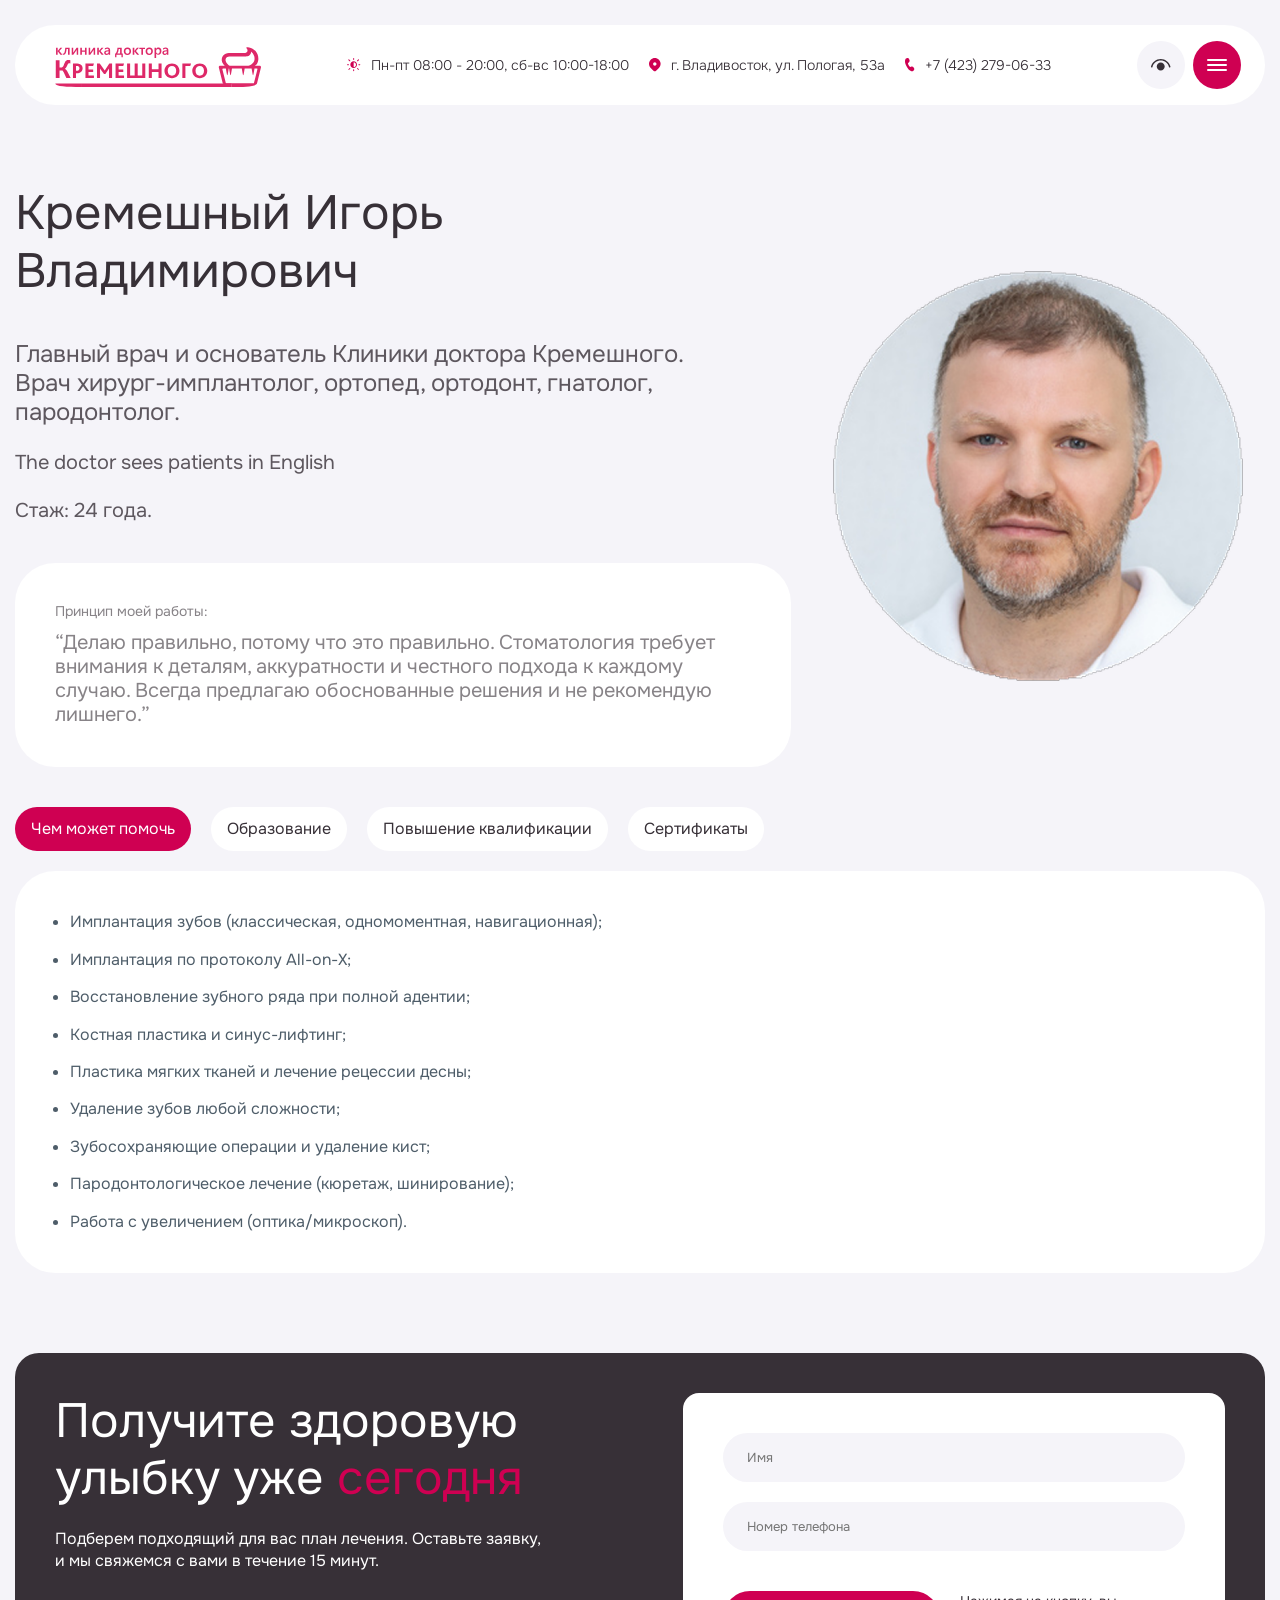
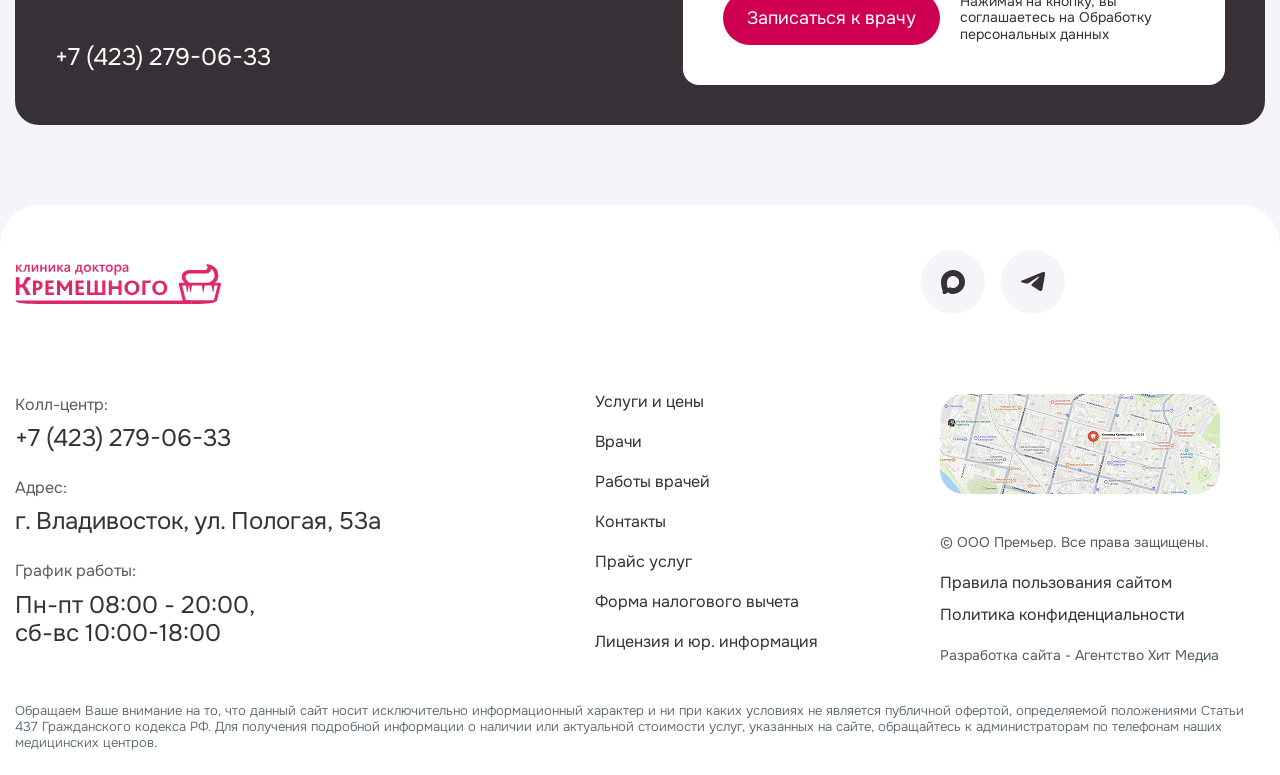
<file: template-doctor.html>
<!DOCTYPE html>
<html lang="en">
<head>
    <meta charset="UTF-8">
    <meta name="viewport" content="width=device-width, initial-scale=1.0">
    <link rel="stylesheet" href="css/style.css">
    <link rel="icon" href="img/favicon-32x32.png" type="image/x-icon">
    <title>Проект - kdk.dental</title>
</head>
<body class="">
    <div class="wrapper">
        <header class="header">
            <div class="container">
                <div class="header__inner">
                    <a href="index.html" class="logo">
                        <img src="img/logo/logo.svg" alt="Логотип компании">
                    </a>
                    <div class="header__info">
                        <div class="work-time">
                            <svg width="14" height="14" viewBox="0 0 14 14" fill="none" xmlns="http://www.w3.org/2000/svg">
                            <path d="M7.16667 0.5C7.16667 0.22386 6.9428 0 6.66667 0C6.39053 0 6.16667 0.22386 6.16667 0.5V1.5C6.16667 1.77614 6.39053 2 6.66667 2C6.9428 2 7.16667 1.77614 7.16667 1.5V0.5ZM10 6.66667C10 8.5076 8.5076 10 6.66667 10C4.82572 10 3.33333 8.5076 3.33333 6.66667C3.33333 4.82572 4.82572 3.33333 6.66667 3.33333C8.5076 3.33333 10 4.82572 10 6.66667ZM9 6.66667C9 5.378 7.95533 4.33333 6.66667 4.33333V9C7.95533 9 9 7.95533 9 6.66667ZM13.3333 6.66667C13.3333 6.9428 13.1095 7.16667 12.8333 7.16667H11.8333C11.5572 7.16667 11.3333 6.9428 11.3333 6.66667C11.3333 6.39053 11.5572 6.16667 11.8333 6.16667H12.8333C13.1095 6.16667 13.3333 6.39053 13.3333 6.66667ZM7.16667 11.8333C7.16667 11.5572 6.9428 11.3333 6.66667 11.3333C6.39053 11.3333 6.16667 11.5572 6.16667 11.8333V12.8333C6.16667 13.1095 6.39053 13.3333 6.66667 13.3333C6.9428 13.3333 7.16667 13.1095 7.16667 12.8333V11.8333ZM2 6.66667C2 6.9428 1.77614 7.16667 1.5 7.16667H0.5C0.22386 7.16667 0 6.9428 0 6.66667C0 6.39053 0.22386 6.16667 0.5 6.16667H1.5C1.77614 6.16667 2 6.39053 2 6.66667ZM2.18689 1.48003C1.99163 1.28476 1.67504 1.28476 1.47978 1.48003C1.28452 1.67529 1.28452 1.99187 1.47978 2.18713L2.47978 3.18713C2.67504 3.38239 2.99163 3.38239 3.18689 3.18713C3.38215 2.99187 3.38215 2.67529 3.18689 2.48003L2.18689 1.48003ZM1.47978 11.8538C1.67504 12.0491 1.99163 12.0491 2.18689 11.8538L3.18689 10.8538C3.38215 10.6585 3.38215 10.3419 3.18689 10.1467C2.99163 9.9514 2.67504 9.9514 2.47978 10.1467L1.47978 11.1467C1.28452 11.3419 1.28452 11.6585 1.47978 11.8538ZM11.1465 1.48003C11.3417 1.28476 11.6583 1.28476 11.8535 1.48003C12.0488 1.67529 12.0488 1.99187 11.8535 2.18713L10.8535 3.18713C10.6583 3.38239 10.3417 3.38239 10.1465 3.18713C9.9512 2.99187 9.9512 2.67529 10.1465 2.48003L11.1465 1.48003ZM11.8535 11.8538C11.6583 12.0491 11.3417 12.0491 11.1465 11.8538L10.1465 10.8538C9.9512 10.6585 9.9512 10.3419 10.1465 10.1467C10.3417 9.9514 10.6583 9.9514 10.8535 10.1467L11.8535 11.1467C12.0488 11.3419 12.0488 11.6585 11.8535 11.8538Z" fill="#CF0052"/>
                            </svg>
                            Пн-пт 08:00 - 20:00, сб-вс 10:00-18:00 
                        </div>
                        <div class="address">
                            <svg width="12" height="14" viewBox="0 0 12 14" fill="none" xmlns="http://www.w3.org/2000/svg">
                            <path d="M9.90954 9.90954L9.11821 10.6921C8.53495 11.2645 7.77821 12.0005 6.84761 12.9002C6.26615 13.4625 5.34361 13.4624 4.76221 12.9001L2.43479 10.6361C2.14228 10.3489 1.89743 10.1067 1.70021 9.90954C-0.566735 7.64261 -0.566735 3.96714 1.70021 1.7002C3.96714 -0.566735 7.64261 -0.566735 9.90954 1.7002C12.1765 3.96714 12.1765 7.64261 9.90954 9.90954ZM7.47168 5.98801C7.47168 5.06744 6.72541 4.32119 5.80488 4.32119C4.88435 4.32119 4.13807 5.06744 4.13807 5.98801C4.13807 6.90854 4.88435 7.65481 5.80488 7.65481C6.72541 7.65481 7.47168 6.90854 7.47168 5.98801Z" fill="#CF0052"/>
                            </svg>
                            г. Владивосток, ул. Пологая, 53а
                        </div>
                        <a class="phone" href="tel:">
                            <svg width="10" height="14" viewBox="0 0 10 14" fill="none" xmlns="http://www.w3.org/2000/svg">
                            <path d="M1.57527 0.29266L2.293 0.0633196C2.96555 -0.15158 3.68408 0.19572 3.97215 0.87488L4.54528 2.22645C4.79508 2.81541 4.65648 3.50802 4.20261 3.93877L2.93975 5.13744C3.01767 5.8544 3.25868 6.5604 3.66275 7.25547C4.06688 7.95047 4.57155 8.527 5.17681 8.98507L6.69361 8.47927C7.26855 8.28753 7.89468 8.50787 8.24735 9.026L9.06888 10.233C9.47888 10.8353 9.40515 11.6662 8.89641 12.1769L8.35128 12.7241C7.80868 13.2689 7.03368 13.4665 6.31675 13.2429C4.62415 12.7149 3.06795 11.1474 1.64809 8.54047C0.226181 5.92967 -0.275653 3.71459 0.142594 1.89526C0.318594 1.12971 0.8636 0.52006 1.57527 0.29266Z" fill="#CF0052"/>
                            </svg>
                            +7 (423) 279-06-33
                        </a>
                    </div>
                    <div class="header__btns">
                        <a class="header__btns-eye" href="#">
                            <svg width="20" height="12" viewBox="0 0 20 12" fill="none" xmlns="http://www.w3.org/2000/svg">
                            <path d="M9.72499 3.50462C11.9341 3.50462 13.725 5.2955 13.725 7.5046C13.725 9.7138 11.9341 11.5046 9.72499 11.5046C7.51582 11.5046 5.72496 9.7138 5.72496 7.5046C5.72496 5.2955 7.51582 3.50462 9.72499 3.50462ZM9.72499 0C14.3385 0 18.3211 3.15001 19.4261 7.5644C19.5267 7.9662 19.2825 8.3735 18.8807 8.4741C18.4788 8.5746 18.0716 8.3305 17.971 7.9286C17.0321 4.17796 13.6463 1.5 9.72499 1.5C5.8019 1.5 2.41506 4.18026 1.47782 7.9332C1.37746 8.335 0.970325 8.5794 0.568455 8.4791C0.166585 8.3787 -0.0778353 7.9716 0.0225247 7.5697C1.12561 3.15272 5.10945 0 9.72499 0Z" fill="#373037"/>
                            </svg>
                        </a>
                        <a href="#" class="burger-icon">
                            <span></span>
                        </a>
                    </div>
                </div>

                <div class="header-burger-nav">
                    <div class="header-burger__inner container">

                        <div class="header-burger__top">
                            <ul class="burger-nav__column">
                                <li class="burger-nav__phone">
                                    <p>Колл-центр:</p>
                                    <a href="">+7 (423) 279-06-33</a>
                                </li>
                                <li class="burger-nav__address">
                                    <p>Адрес:</p>
                                    <p>г. Владивосток, ул. Пологая, 53а</p>
                                </li>
                                <li class="burger-nav__time">
                                    <p>График работы:</p>
                                    <p>
                                        Пн-пт 08:00 - 20:00, сб-вс 10:00-18:00 
                                    </p>
                                </li>
                            </ul>
                            <div class="burger-nav__column">
                                <nav class="nav">
                                    <p class="column__title">Меню</p>
                                    <ul class="nav__list">
                                        <li class="nav__item"><a href="template-doctors.html">Врачи</a></li>
                                        <li class="nav__item"><a href="template-services.html">Услуги и цены</a></li>
                                        <li class="nav__item"><a href="#">Работы врачей</a></li>
                                        <li class="nav__item"><a href="template-contacts.html">Контакты</a></li>
                                    </ul>
                                </nav>
                            </div>
                            <div class="burger-nav__column">
                                <p class="column__title">Документы</p>
                                <ul>
                                    <li><a href="#">Прайс услуг</a></li>
                                    <li><a href="#">Правовые положения</a></li>
                                    <li><a href="#">Договор на оказание услуг</a></li>
                                    <li><a href="#">Форма налогового вычета</a></li>
                                    <li><a href="#">Лицензия и юр. информация</a></li>
                                </ul>
                            </div>
                        </div>
    
                        <div class="header-burger__bottom">
                            <a href="#">
                                <svg width="24" height="24" viewBox="0 0 24 24" fill="none" xmlns="http://www.w3.org/2000/svg">
                                <path fill-rule="evenodd" clip-rule="evenodd" d="M12.2578 23.9315C9.90253 23.9315 8.80799 23.5862 6.90543 22.2048C5.70199 23.7588 1.89113 24.9733 1.72492 22.8955C1.72492 21.3358 1.38108 20.0178 0.991393 18.5789C0.527223 16.8062 0 14.832 0 11.9715C0 5.13969 5.58166 0 12.1948 0C18.8137 0 23.9999 5.39294 23.9999 12.0348C24.0221 18.574 18.7687 23.8966 12.2578 23.9315ZM12.3553 5.90517C9.13465 5.73827 6.62461 7.97718 6.06875 11.4881C5.6103 14.3946 6.42405 17.9342 7.11745 18.1184C7.44983 18.199 8.28651 17.5198 8.80799 16.9961C9.6703 17.5944 10.6745 17.9537 11.7192 18.0378C15.0563 18.1991 17.9077 15.6475 18.1317 12.2996C18.2622 8.94459 15.6928 6.10294 12.3553 5.91094V5.90517Z" fill="#373037"/>
                                </svg>
                            </a>
                            <a href="#">
                                <svg width="24" height="19" viewBox="0 0 24 19" fill="none" xmlns="http://www.w3.org/2000/svg">
                                <path fill-rule="evenodd" clip-rule="evenodd" d="M1.64987 8.17938C8.09231 5.49804 12.3883 3.73034 14.5378 2.87627C20.675 0.437736 21.9503 0.0141366 22.7815 0.000149138C22.9643 -0.00292726 23.3731 0.0403535 23.6379 0.245594C23.8614 0.418895 23.9229 0.653001 23.9524 0.817309C23.9818 0.981618 24.0185 1.35592 23.9893 1.64838C23.6568 4.98655 22.2177 13.0874 21.4856 16.8262C21.1758 18.4082 20.5658 18.9387 19.9753 18.9906C18.6919 19.1034 17.7174 18.1804 16.4744 17.402C14.5294 16.184 13.4305 15.4259 11.5425 14.2373C9.36064 12.8638 10.7751 12.1089 12.0185 10.8751C12.344 10.5522 17.9985 5.63905 18.1079 5.19335C18.1216 5.13761 18.1343 4.92982 18.0051 4.82011C17.8759 4.71039 17.6851 4.74791 17.5475 4.77775C17.3524 4.82004 14.2452 6.78196 8.22584 10.6635C7.34386 11.242 6.545 11.5239 5.82924 11.5091C5.04018 11.4929 3.52233 11.0829 2.39397 10.7326C1.00999 10.3028 -0.0899676 10.0756 0.00581422 9.34573C0.0557033 8.96558 0.603723 8.57679 1.64987 8.17938Z" fill="#373037"/>
                                </svg>
                            </a>
                        </div>
                        <div style="height: 40px;"></div>
                    </div>

                </div>
            </div>
        </header>

        <main class="main">
            <section class="hero-section">
                <div class="container">
                    <div class="hero-doctor__inner">
                        <div class="hero-doctor__column">
                            <h1 class="title hero-doctor__title">Кремешный Игорь Владимирович</h1>
                            <p class="hero-doctor__desc">Главный врач и основатель Клиники доктора Кремешного. Врач хирург-имплантолог, ортопед, ортодонт, гнатолог, пародонтолог.</p>
                            <p class="hero-doctor__text">The doctor sees patients in English</p>
                            <p class="hero-doctor__exp">Стаж: 24 года.</p>
                            <div class="hero-doctor__block">
                                <p>Принцип моей работы: </p>
                                <p>
                                    “Делаю правильно, потому что это правильно. Стоматология требует внимания к деталям, аккуратности и честного подхода к каждому случаю. Всегда предлагаю обоснованные решения и не рекомендую лишнего.”
                                </p>
                            </div>
                        </div>
                        <div class="hero-doctor__column">
                            <img src="img/decor/doctor.png" alt="">
                        </div>
                    </div>
                    <div class="hero-doctor__bottom">

                         <ul class="tab-controls">
                            <li class="tab-controls__item">
                                <a class="tab-controls__link tab-controls__link--active" href="#tab1">Чем может помочь</a>
                            </li>
                            <li class="tab-controls__item">
                                <a class="tab-controls__link" href="#tab2">Образование</a>
                            </li>
                            <li class="tab-controls__item">
                                <a class="tab-controls__link" href="#tab3">Повышение квалификации</a>
                            </li>
                            <li class="tab-controls__item">
                                <a class="tab-controls__link" href="#tab4">Сертификаты</a>
                            </li>
                            
                        </ul>

                        <div class="tab-content tab-content--show" id="tab1">
                            <ul class="tab-content__services-list">
                               <li>Имплантация зубов (классическая, одномоментная, навигационная);</li>
                               <li>Имплантация по протоколу All-on-X;</li>
                               <li>Восстановление зубного ряда при полной адентии;</li>
                               <li>Костная пластика и синус-лифтинг;</li>
                               <li>Пластика мягких тканей и лечение рецессии десны;</li>
                               <li>Удаление зубов любой сложности;</li>
                               <li>Зубосохраняющие операции и удаление кист;</li>
                               <li>Пародонтологическое лечение (кюретаж, шинирование);</li>
                               <li>Работа с увеличением (оптика/микроскоп).</li>
                            </ul>
                        </div>

                        <div class="tab-content" id="tab2">
                            <ul class="tab-content__services-list">
                               <li>Хабаровский Дальневосточный государственный медицинский университет, Стоматологический факультет, 2000 г. окончания</li>
                               <li>Профессиональная переподготовка по специальности «Стоматология ортопедическая», Хабаровский Дальневосточный государственный медицинский университет, 2004 г.</li>
                               <li>Профессиональная переподготовка по специальности «Ортодонтия», Хабаровский Дальневосточный государственный медицинский университет, 2004 г.</li>
                            </ul>
                        </div>


                        <div class="tab-content" id="tab3">
                            <ul class="tab-content__services-list">
                               <li>СЦ «Стоматология ортопедическая», ВГМУ, 2011 г.</li>
                               <li>Сертификат «Стоматология ортопедическая», Ставропольский институт повышения квалификации «КарьераМедиаФарм», 2015 г.</li>
                               <li>Сертификат «Стоматология хирургическая», Ставропольский институт повышения квалификации «КарьераМедиаФарм», 2015 г.</li>
                            </ul>
                        </div>


                         <div class="tab-content" id="tab4">
                             <div class="tab-content__services-swiper">
                                 
                                 <div class="tab__arrows">
                                     <div class="swiper-button-prev-disable portfolio-prev">
                                         <svg width="9" height="16" viewBox="0 0 9 16" fill="none" xmlns="http://www.w3.org/2000/svg">
                                             <path d="M8.7071 0.29289C9.0976 0.68342 9.0976 1.31658 8.7071 1.70711L2.41421 8L8.7071 14.2929C9.0976 14.6834 9.0976 15.3166 8.7071 15.7071C8.3166 16.0976 7.6834 16.0976 7.2929 15.7071L0.29289 8.7071C-0.09763 8.3166 -0.09763 7.6834 0.29289 7.2929L7.2929 0.29289C7.6834 -0.09763 8.3166 -0.09763 8.7071 0.29289Z" fill="#373037"/>
                                         </svg>
                                     </div>
                                     <div class="swiper-button-next-disable portfolio-next">
                                         <svg width="9" height="16" viewBox="0 0 9 16" fill="none" xmlns="http://www.w3.org/2000/svg">
                                             <path d="M0.29289 0.29289C-0.09763 0.68342 -0.09763 1.31658 0.29289 1.70711L6.5858 8L0.29289 14.2929C-0.09763 14.6834 -0.09763 15.3166 0.29289 15.7071C0.68342 16.0976 1.31658 16.0976 1.70711 15.7071L8.7071 8.7071C9.0976 8.3166 9.0976 7.6834 8.7071 7.2929L1.70711 0.29289C1.31658 -0.09763 0.68342 -0.09763 0.29289 0.29289Z" fill="#373037"/>
                                         </svg>
                                     </div>
                                 </div>

                                 <div class="swiper tab-swiper">
                                    <div class="swiper-wrapper tab-wrapper">
                                        <div class="swiper-slide tab-slide">
                                            <img src="img/sert-1.jpg" alt="">
                                        </div>
                                        <div class="swiper-slide tab-slide">
                                            <img src="img/sert-2.jpg" alt="">
                                        </div>
                                        <div class="swiper-slide tab-slide">
                                            <img src="img/sert-3.jpg" alt="">
                                        </div>
                                        <div class="swiper-slide tab-slide">
                                            <img src="img/sert-4.jpg" alt="">
                                        </div>
                                        <div class="swiper-slide tab-slide">
                                            <img src="img/sert-5.jpg" alt="">
                                        </div>
                                    </div>
                                </div>
                             </div>
                        </div>
                    </div>
                </div>
            </section>

            

            <section class="form">
                <div class="container">
                    <div class="form__inner">
                        <div class="form__column">
                            <h6 class="title">Получите здоровую улыбку уже <span class="title__accent">сегодня</span></h6>
                            <p class="form__column-text">Подберем подходящий для вас план лечения. Оставьте заявку, и мы свяжемся с вами в течение 15 минут.</p>
                            <a href="#" class="form__column-number">+7 (423) 279-06-33</a>
                        </div>
                        <form action="">
                            <input type="text" placeholder="Имя">
                            <input type="tel" placeholder="Номер телефона" >
                            <label for="">
                                <input type="submit" value="Записаться к врачу">
                                <span>Нажимая на кнопку, вы соглашаетесь на Обработку персональных данных</span>
                            </label>
                        </form>
                    </div>
                </div>
            </section>
        </main>


        <footer class="footer">
            <div class="container">
                <div class="footer__top">
                    <a href="#" class="logo">
                        <img src="img/logo/logo.svg" alt="Логотип компании">
                    </a>

                    <div class="footer__socials">
                        <a href="#">
                                <svg width="24" height="24" viewBox="0 0 24 24" fill="none" xmlns="http://www.w3.org/2000/svg">
                                <path fill-rule="evenodd" clip-rule="evenodd" d="M12.2578 23.9315C9.90253 23.9315 8.80799 23.5862 6.90543 22.2048C5.70199 23.7588 1.89113 24.9733 1.72492 22.8955C1.72492 21.3358 1.38108 20.0178 0.991393 18.5789C0.527223 16.8062 0 14.832 0 11.9715C0 5.13969 5.58166 0 12.1948 0C18.8137 0 23.9999 5.39294 23.9999 12.0348C24.0221 18.574 18.7687 23.8966 12.2578 23.9315ZM12.3553 5.90517C9.13465 5.73827 6.62461 7.97718 6.06875 11.4881C5.6103 14.3946 6.42405 17.9342 7.11745 18.1184C7.44983 18.199 8.28651 17.5198 8.80799 16.9961C9.6703 17.5944 10.6745 17.9537 11.7192 18.0378C15.0563 18.1991 17.9077 15.6475 18.1317 12.2996C18.2622 8.94459 15.6928 6.10294 12.3553 5.91094V5.90517Z" fill="#373037"/>
                                </svg>
                        </a>
                        <a href="#">
                                <svg width="24" height="19" viewBox="0 0 24 19" fill="none" xmlns="http://www.w3.org/2000/svg">
                                <path fill-rule="evenodd" clip-rule="evenodd" d="M1.64987 8.17938C8.09231 5.49804 12.3883 3.73034 14.5378 2.87627C20.675 0.437736 21.9503 0.0141366 22.7815 0.000149138C22.9643 -0.00292726 23.3731 0.0403535 23.6379 0.245594C23.8614 0.418895 23.9229 0.653001 23.9524 0.817309C23.9818 0.981618 24.0185 1.35592 23.9893 1.64838C23.6568 4.98655 22.2177 13.0874 21.4856 16.8262C21.1758 18.4082 20.5658 18.9387 19.9753 18.9906C18.6919 19.1034 17.7174 18.1804 16.4744 17.402C14.5294 16.184 13.4305 15.4259 11.5425 14.2373C9.36064 12.8638 10.7751 12.1089 12.0185 10.8751C12.344 10.5522 17.9985 5.63905 18.1079 5.19335C18.1216 5.13761 18.1343 4.92982 18.0051 4.82011C17.8759 4.71039 17.6851 4.74791 17.5475 4.77775C17.3524 4.82004 14.2452 6.78196 8.22584 10.6635C7.34386 11.242 6.545 11.5239 5.82924 11.5091C5.04018 11.4929 3.52233 11.0829 2.39397 10.7326C1.00999 10.3028 -0.0899676 10.0756 0.00581422 9.34573C0.0557033 8.96558 0.603723 8.57679 1.64987 8.17938Z" fill="#373037"/>
                                </svg>
                        </a>
                    </div>


                </div>
                <div class="footer__hero">
                    <ul class="burger-nav__column">
                        <li class="burger-nav__phone">
                            <p>Колл-центр:</p>
                            <a href="">+7 (423) 279-06-33</a>
                        </li>
                        <li class="burger-nav__address">
                            <p>Адрес:</p>
                            <p>г. Владивосток, ул. Пологая, 53а</p>
                        </li>
                        <li class="burger-nav__time">
                            <p>График работы:</p>
                            <p>
                                Пн-пт 08:00 - 20:00, сб-вс 10:00-18:00 
                            </p>
                        </li>
                    </ul>

                    <div class="footer__info">
                        <div class="footer__column">
                            <ul>
                                <li><a href="#">Услуги и цены</a></li>
                                <li><a href="#">Врачи</a></li>
                                <li><a href="#">Работы врачей</a></li>
                                <li><a href="#">Контакты</a></li>
                                <li><a href="#">Прайс услуг</a></li>
                                <li><a href="#">Форма налогового вычета</a></li>
                                <li><a href="#">Лицензия и юр. информация</a></li>
                            </ul>
                        </div>
                        <div class="footer__column">
                            <div class="footer__map">
                                <img src="img/decor/address-map.jpg" alt="">
                            </div>
                            <p>© ООО Премьер. Все права защищены.</p>
                            <div class="footer__column-link">
                                <a href="#">Правила пользования сайтом</a>
                                <a href="#">Политика конфиденциальности</a>
                            </div>
                            <p>Разработка сайта - Агентство Хит Медиа</p>
                        </div>
                    </div>

                </div>
                <div class="footer__bottom">
                    <p>Обращаем Ваше внимание на то, что данный сайт носит исключительно информационный характер и ни при каких условиях не является публичной офертой, определяемой положениями Статьи 437 Гражданского кодекса РФ. Для получения подробной информации о наличии или актуальной стоимости услуг, указанных на сайте, обращайтесь к администраторам по телефонам наших медицинских центров.</p>
                </div>
            </div>
        </footer>
    </div>




    <script src="js/inputmask.min.js"></script>
    <script src="js/swiper-bundle.min.js"></script>
    <!-- <script src="js/doctor-script.js"></script> -->
    <script src="js/script.js"></script>



        <script>
           const tabControls = document.querySelector('.tab-controls')

    tabControls.addEventListener('click', toggleTab)

    function toggleTab(e){

        const tabControl = e.target.closest('.tab-controls__link')

        if(!tabControl) return
        e.preventDefault()
        if(tabControl.classList.contains('tab-controls__link--active')) return

        const tabContentID = tabControl.getAttribute('href')
        const tabContent = document.querySelector(tabContentID)
        const activeControl = document.querySelector('.tab-controls__link--active')
        const activeContent = document.querySelector('.tab-content--show')
        
        if(activeControl){
            activeControl.classList.remove('tab-controls__link--active')
        }
        if(activeContent){
            activeContent.classList.remove('tab-content--show')
        }
        
        tabControl.classList.add('tab-controls__link--active')
        tabContent.classList.add('tab-content--show')
        
    } 

let tabSwiper = new Swiper('.tab-swiper', {
    slidesPerView: 1, 
    spaceBetween: 20,
    loop: true,
    navigation: {
        nextEl: '.portfolio-next',
        prevEl: '.portfolio-prev',
    },
    breakpoints: {
        601: {
            slidesPerView: 2,
        },
        1001: {
            slidesPerView: 3,
        }
    }
});



    </script>
</body>
</html>
</file>
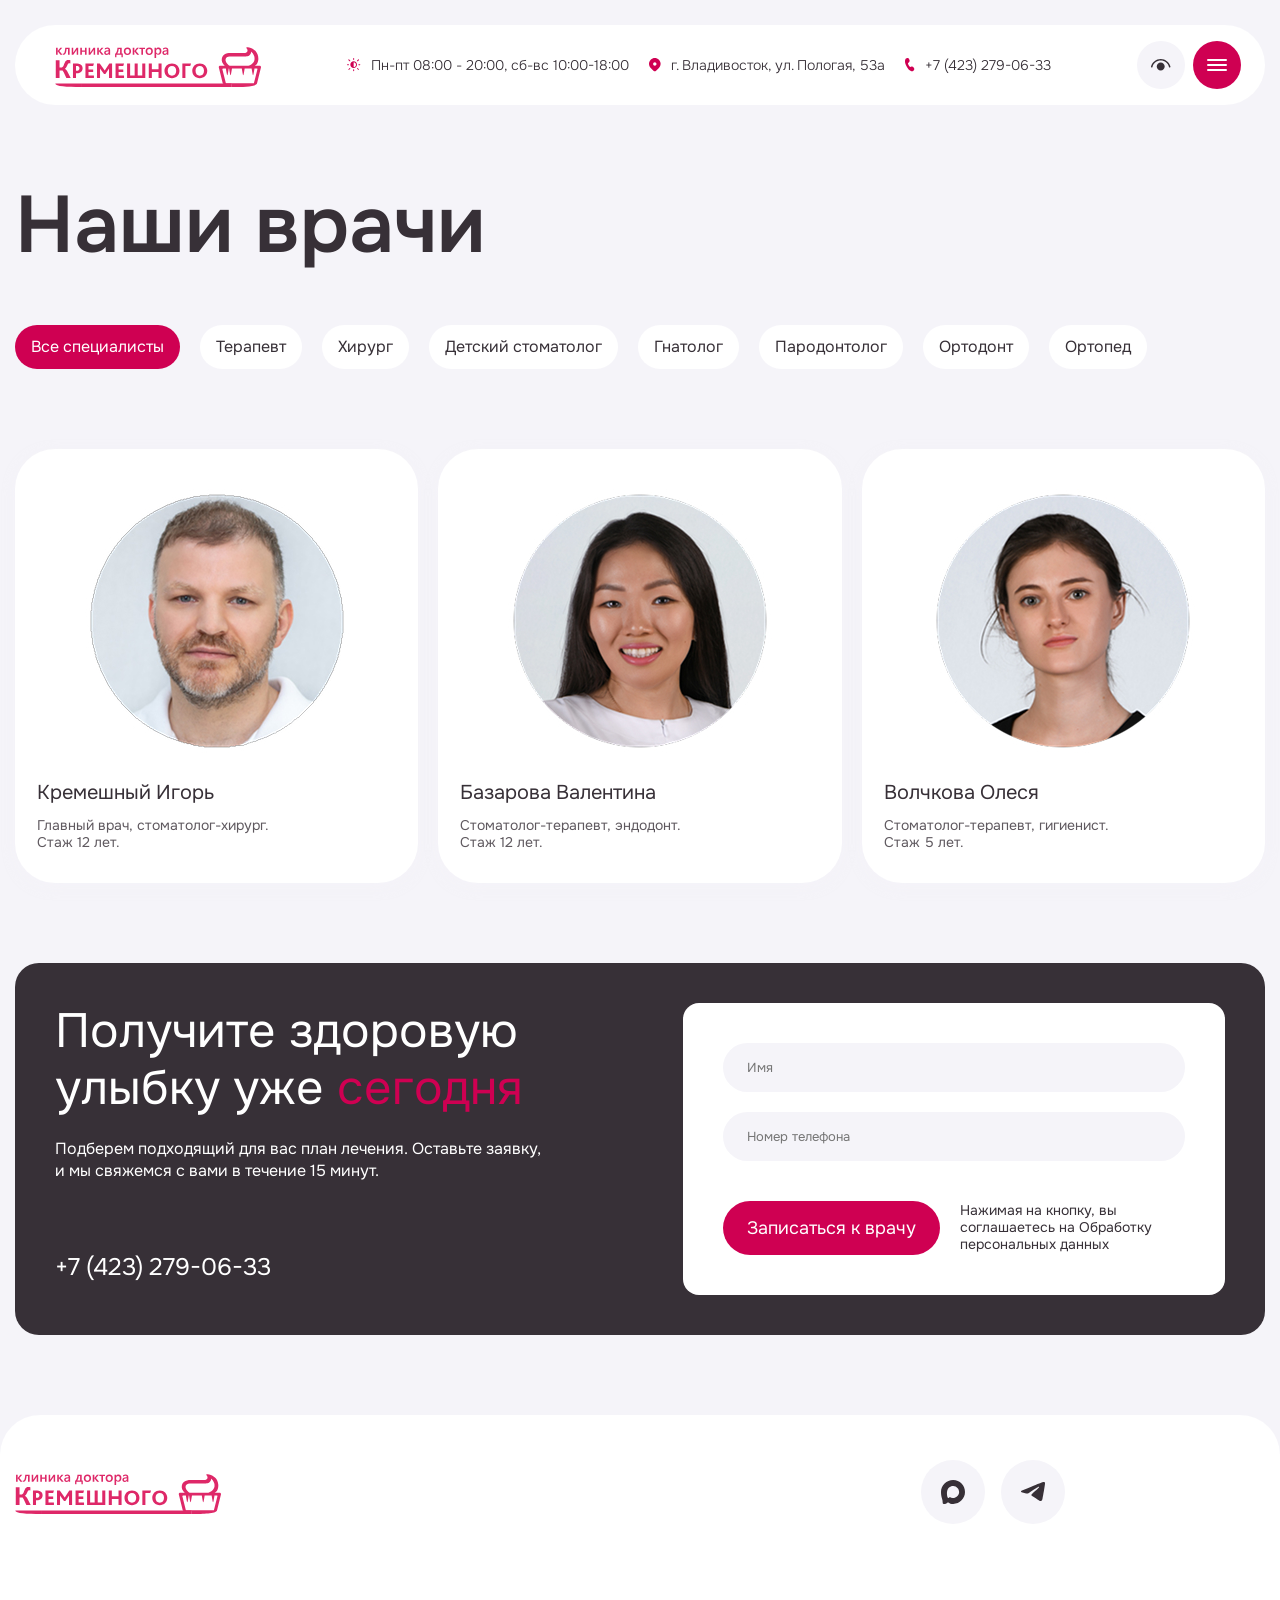
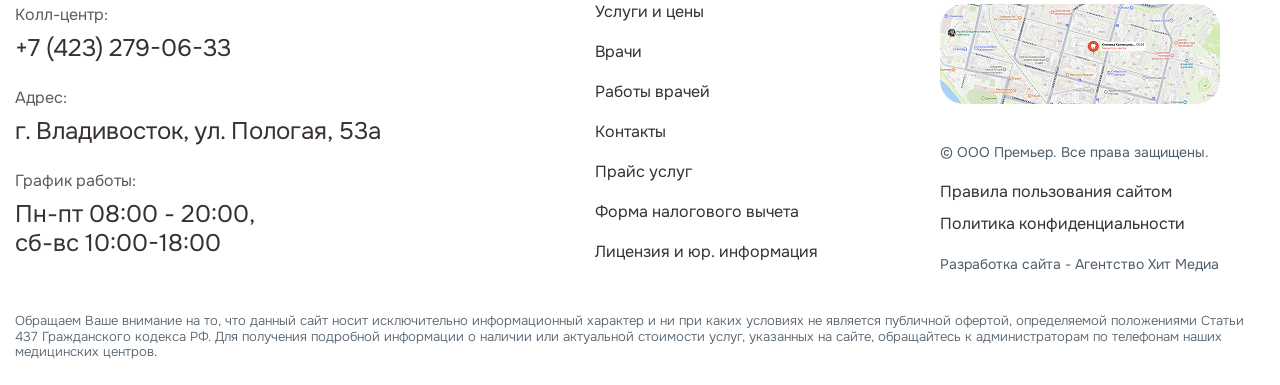
<file: template-doctors.html>
<!DOCTYPE html>
<html lang="en">
<head>
    <meta charset="UTF-8">
    <meta name="viewport" content="width=device-width, initial-scale=1.0">
    <link rel="stylesheet" href="css/style.css">
    <link rel="icon" href="img/favicon-32x32.png" type="image/x-icon">
    <title>Проект - kdk.dental</title>
</head>
<body class="">
    <div class="wrapper">
        <header class="header">
            <div class="container">
                <div class="header__inner">
                    <a href="index.html" class="logo">
                        <img src="img/logo/logo.svg" alt="Логотип компании">
                    </a>
                    <div class="header__info">
                        <div class="work-time">
                            <svg width="14" height="14" viewBox="0 0 14 14" fill="none" xmlns="http://www.w3.org/2000/svg">
                            <path d="M7.16667 0.5C7.16667 0.22386 6.9428 0 6.66667 0C6.39053 0 6.16667 0.22386 6.16667 0.5V1.5C6.16667 1.77614 6.39053 2 6.66667 2C6.9428 2 7.16667 1.77614 7.16667 1.5V0.5ZM10 6.66667C10 8.5076 8.5076 10 6.66667 10C4.82572 10 3.33333 8.5076 3.33333 6.66667C3.33333 4.82572 4.82572 3.33333 6.66667 3.33333C8.5076 3.33333 10 4.82572 10 6.66667ZM9 6.66667C9 5.378 7.95533 4.33333 6.66667 4.33333V9C7.95533 9 9 7.95533 9 6.66667ZM13.3333 6.66667C13.3333 6.9428 13.1095 7.16667 12.8333 7.16667H11.8333C11.5572 7.16667 11.3333 6.9428 11.3333 6.66667C11.3333 6.39053 11.5572 6.16667 11.8333 6.16667H12.8333C13.1095 6.16667 13.3333 6.39053 13.3333 6.66667ZM7.16667 11.8333C7.16667 11.5572 6.9428 11.3333 6.66667 11.3333C6.39053 11.3333 6.16667 11.5572 6.16667 11.8333V12.8333C6.16667 13.1095 6.39053 13.3333 6.66667 13.3333C6.9428 13.3333 7.16667 13.1095 7.16667 12.8333V11.8333ZM2 6.66667C2 6.9428 1.77614 7.16667 1.5 7.16667H0.5C0.22386 7.16667 0 6.9428 0 6.66667C0 6.39053 0.22386 6.16667 0.5 6.16667H1.5C1.77614 6.16667 2 6.39053 2 6.66667ZM2.18689 1.48003C1.99163 1.28476 1.67504 1.28476 1.47978 1.48003C1.28452 1.67529 1.28452 1.99187 1.47978 2.18713L2.47978 3.18713C2.67504 3.38239 2.99163 3.38239 3.18689 3.18713C3.38215 2.99187 3.38215 2.67529 3.18689 2.48003L2.18689 1.48003ZM1.47978 11.8538C1.67504 12.0491 1.99163 12.0491 2.18689 11.8538L3.18689 10.8538C3.38215 10.6585 3.38215 10.3419 3.18689 10.1467C2.99163 9.9514 2.67504 9.9514 2.47978 10.1467L1.47978 11.1467C1.28452 11.3419 1.28452 11.6585 1.47978 11.8538ZM11.1465 1.48003C11.3417 1.28476 11.6583 1.28476 11.8535 1.48003C12.0488 1.67529 12.0488 1.99187 11.8535 2.18713L10.8535 3.18713C10.6583 3.38239 10.3417 3.38239 10.1465 3.18713C9.9512 2.99187 9.9512 2.67529 10.1465 2.48003L11.1465 1.48003ZM11.8535 11.8538C11.6583 12.0491 11.3417 12.0491 11.1465 11.8538L10.1465 10.8538C9.9512 10.6585 9.9512 10.3419 10.1465 10.1467C10.3417 9.9514 10.6583 9.9514 10.8535 10.1467L11.8535 11.1467C12.0488 11.3419 12.0488 11.6585 11.8535 11.8538Z" fill="#CF0052"/>
                            </svg>
                            Пн-пт 08:00 - 20:00, сб-вс 10:00-18:00 
                        </div>
                        <div class="address">
                            <svg width="12" height="14" viewBox="0 0 12 14" fill="none" xmlns="http://www.w3.org/2000/svg">
                            <path d="M9.90954 9.90954L9.11821 10.6921C8.53495 11.2645 7.77821 12.0005 6.84761 12.9002C6.26615 13.4625 5.34361 13.4624 4.76221 12.9001L2.43479 10.6361C2.14228 10.3489 1.89743 10.1067 1.70021 9.90954C-0.566735 7.64261 -0.566735 3.96714 1.70021 1.7002C3.96714 -0.566735 7.64261 -0.566735 9.90954 1.7002C12.1765 3.96714 12.1765 7.64261 9.90954 9.90954ZM7.47168 5.98801C7.47168 5.06744 6.72541 4.32119 5.80488 4.32119C4.88435 4.32119 4.13807 5.06744 4.13807 5.98801C4.13807 6.90854 4.88435 7.65481 5.80488 7.65481C6.72541 7.65481 7.47168 6.90854 7.47168 5.98801Z" fill="#CF0052"/>
                            </svg>
                            г. Владивосток, ул. Пологая, 53а
                        </div>
                        <a class="phone" href="tel:">
                            <svg width="10" height="14" viewBox="0 0 10 14" fill="none" xmlns="http://www.w3.org/2000/svg">
                            <path d="M1.57527 0.29266L2.293 0.0633196C2.96555 -0.15158 3.68408 0.19572 3.97215 0.87488L4.54528 2.22645C4.79508 2.81541 4.65648 3.50802 4.20261 3.93877L2.93975 5.13744C3.01767 5.8544 3.25868 6.5604 3.66275 7.25547C4.06688 7.95047 4.57155 8.527 5.17681 8.98507L6.69361 8.47927C7.26855 8.28753 7.89468 8.50787 8.24735 9.026L9.06888 10.233C9.47888 10.8353 9.40515 11.6662 8.89641 12.1769L8.35128 12.7241C7.80868 13.2689 7.03368 13.4665 6.31675 13.2429C4.62415 12.7149 3.06795 11.1474 1.64809 8.54047C0.226181 5.92967 -0.275653 3.71459 0.142594 1.89526C0.318594 1.12971 0.8636 0.52006 1.57527 0.29266Z" fill="#CF0052"/>
                            </svg>
                            +7 (423) 279-06-33
                        </a>
                    </div>
                    <div class="header__btns">
                        <a class="header__btns-eye" href="#">
                            <svg width="20" height="12" viewBox="0 0 20 12" fill="none" xmlns="http://www.w3.org/2000/svg">
                            <path d="M9.72499 3.50462C11.9341 3.50462 13.725 5.2955 13.725 7.5046C13.725 9.7138 11.9341 11.5046 9.72499 11.5046C7.51582 11.5046 5.72496 9.7138 5.72496 7.5046C5.72496 5.2955 7.51582 3.50462 9.72499 3.50462ZM9.72499 0C14.3385 0 18.3211 3.15001 19.4261 7.5644C19.5267 7.9662 19.2825 8.3735 18.8807 8.4741C18.4788 8.5746 18.0716 8.3305 17.971 7.9286C17.0321 4.17796 13.6463 1.5 9.72499 1.5C5.8019 1.5 2.41506 4.18026 1.47782 7.9332C1.37746 8.335 0.970325 8.5794 0.568455 8.4791C0.166585 8.3787 -0.0778353 7.9716 0.0225247 7.5697C1.12561 3.15272 5.10945 0 9.72499 0Z" fill="#373037"/>
                            </svg>
                        </a>
                        <a href="#" class="burger-icon">
                            <span></span>
                        </a>
                    </div>
                </div>

                <div class="header-burger-nav">
                    <div class="header-burger__inner container">

                        <div class="header-burger__top">
                            <ul class="burger-nav__column">
                                <li class="burger-nav__phone">
                                    <p>Колл-центр:</p>
                                    <a href="">+7 (423) 279-06-33</a>
                                </li>
                                <li class="burger-nav__address">
                                    <p>Адрес:</p>
                                    <p>г. Владивосток, ул. Пологая, 53а</p>
                                </li>
                                <li class="burger-nav__time">
                                    <p>График работы:</p>
                                    <p>
                                        Пн-пт 08:00 - 20:00, сб-вс 10:00-18:00 
                                    </p>
                                </li>
                            </ul>
                            <div class="burger-nav__column">
                                <nav class="nav">
                                    <p class="column__title">Меню</p>
                                    <ul class="nav__list">
                                        <li class="nav__item"><a href="template-doctors.html">Врачи</a></li>
                                        <li class="nav__item"><a href="template-services.html">Услуги и цены</a></li>
                                        <li class="nav__item"><a href="#">Работы врачей</a></li>
                                        <li class="nav__item"><a href="template-contacts.html">Контакты</a></li>
                                    </ul>
                                </nav>
                            </div>
                            <div class="burger-nav__column">
                                <p class="column__title">Документы</p>
                                <ul>
                                    <li><a href="#">Прайс услуг</a></li>
                                    <li><a href="#">Правовые положения</a></li>
                                    <li><a href="#">Договор на оказание услуг</a></li>
                                    <li><a href="#">Форма налогового вычета</a></li>
                                    <li><a href="#">Лицензия и юр. информация</a></li>
                                </ul>
                            </div>
                        </div>
    
                        <div class="header-burger__bottom">
                            <a href="#">
                                <svg width="24" height="24" viewBox="0 0 24 24" fill="none" xmlns="http://www.w3.org/2000/svg">
                                <path fill-rule="evenodd" clip-rule="evenodd" d="M12.2578 23.9315C9.90253 23.9315 8.80799 23.5862 6.90543 22.2048C5.70199 23.7588 1.89113 24.9733 1.72492 22.8955C1.72492 21.3358 1.38108 20.0178 0.991393 18.5789C0.527223 16.8062 0 14.832 0 11.9715C0 5.13969 5.58166 0 12.1948 0C18.8137 0 23.9999 5.39294 23.9999 12.0348C24.0221 18.574 18.7687 23.8966 12.2578 23.9315ZM12.3553 5.90517C9.13465 5.73827 6.62461 7.97718 6.06875 11.4881C5.6103 14.3946 6.42405 17.9342 7.11745 18.1184C7.44983 18.199 8.28651 17.5198 8.80799 16.9961C9.6703 17.5944 10.6745 17.9537 11.7192 18.0378C15.0563 18.1991 17.9077 15.6475 18.1317 12.2996C18.2622 8.94459 15.6928 6.10294 12.3553 5.91094V5.90517Z" fill="#373037"/>
                                </svg>
                            </a>
                            <a href="#">
                                <svg width="24" height="19" viewBox="0 0 24 19" fill="none" xmlns="http://www.w3.org/2000/svg">
                                <path fill-rule="evenodd" clip-rule="evenodd" d="M1.64987 8.17938C8.09231 5.49804 12.3883 3.73034 14.5378 2.87627C20.675 0.437736 21.9503 0.0141366 22.7815 0.000149138C22.9643 -0.00292726 23.3731 0.0403535 23.6379 0.245594C23.8614 0.418895 23.9229 0.653001 23.9524 0.817309C23.9818 0.981618 24.0185 1.35592 23.9893 1.64838C23.6568 4.98655 22.2177 13.0874 21.4856 16.8262C21.1758 18.4082 20.5658 18.9387 19.9753 18.9906C18.6919 19.1034 17.7174 18.1804 16.4744 17.402C14.5294 16.184 13.4305 15.4259 11.5425 14.2373C9.36064 12.8638 10.7751 12.1089 12.0185 10.8751C12.344 10.5522 17.9985 5.63905 18.1079 5.19335C18.1216 5.13761 18.1343 4.92982 18.0051 4.82011C17.8759 4.71039 17.6851 4.74791 17.5475 4.77775C17.3524 4.82004 14.2452 6.78196 8.22584 10.6635C7.34386 11.242 6.545 11.5239 5.82924 11.5091C5.04018 11.4929 3.52233 11.0829 2.39397 10.7326C1.00999 10.3028 -0.0899676 10.0756 0.00581422 9.34573C0.0557033 8.96558 0.603723 8.57679 1.64987 8.17938Z" fill="#373037"/>
                                </svg>
                            </a>
                        </div>
                    </div>

                </div>
            </div>
        </header>

        <main class="main">
            <section class="hero-section">
                <div class="container">

                    <h1 class="section__title">Наши врачи</h1>
    
                    <ul class="tab-controls">
                        <li class="tab-controls__item">
                            <a class="tab-controls__link tab-controls__link--active" href="#tab1">Все специалисты</a>
                        </li>
                        <li class="tab-controls__item">
                            <a class="tab-controls__link" href="#tab2">Терапевт</a>
                        </li>
                        <li class="tab-controls__item">
                            <a class="tab-controls__link" href="#tab3">Хирург</a>
                        </li>
                        <li class="tab-controls__item">
                            <a class="tab-controls__link" href="#tab4">Детский стоматолог</a>
                        </li>
                        <li class="tab-controls__item">
                            <a class="tab-controls__link tab-controls__link" href="#tab5">Гнатолог</a>
                        </li>
                        <li class="tab-controls__item">
                            <a class="tab-controls__link" href="#tab6">Пародонтолог</a>
                        </li>
                        <li class="tab-controls__item">
                            <a class="tab-controls__link" href="#tab7">Ортодонт</a>
                        </li>
                        <li class="tab-controls__item">
                            <a class="tab-controls__link" href="#tab8">Ортопед</a>
                        </li>
                    </ul>
    
                    <div class="tab-content tab-content--show" id="tab1">
                            <ul class="doctors__list">
                                <li class="doctors__item">
                                    <a class="swiper-slide team-slide" href="template-doctor.html">
                                        <img class="team-slide__img" src="img/decor/team-1.jpg" alt="">
                                        <p class="team-slide__name">Кремешный Игорь</p>
                                        <p class="team-slide__text">Главный врач, стоматолог-хирург. Стаж 12 лет.</p>
                                    </a>
                                </li>
                                <li class="doctors__item">
                                    <a class="swiper-slide team-slide" href="#">
                                        <img class="team-slide__img" src="img/decor/team-2.jpg" alt="">
                                        <p class="team-slide__name">Базарова Валентина</p>
                                        <p class="team-slide__text">Стоматолог-терапевт, эндодонт. Стаж 12 лет.</p>
                                    </a>
                                </li>
                                <li class="doctors__item">
                                    <a class="swiper-slide team-slide" href="#">
                                        <img class="team-slide__img" src="img/decor/team-3.jpg" alt="">
                                        <p class="team-slide__name">Волчкова Олеся</p>
                                        <p class="team-slide__text">Стоматолог-терапевт, гигиенист. Стаж 5 лет.</p>
                                    </a>
                                </li>
                            </ul>
                    </div>

                    <div class="tab-content" id="tab2">
                            <ul class="doctors__list">
                                <li class="doctors__item">
                                    <a class="swiper-slide team-slide">
                                        <img class="team-slide__img" src="img/decor/team-2.jpg" alt="">
                                        <p class="team-slide__name">Базарова Валентина</p>
                                        <p class="team-slide__text">Стоматолог-терапевт, эндодонт. Стаж 12 лет.</p>
                                    </a>
                                </li>
                            </ul>
                        </div>
                        <div class="tab-content" id="tab3">
                            <ul class="doctors__list">
                                <li class="doctors__item">
                                   <a class="swiper-slide team-slide">
                                        <img class="team-slide__img" src="img/decor/team-1.jpg" alt="">
                                        <p class="team-slide__name">Кремешный Игорь</p>
                                        <p class="team-slide__text">Главный врач, стоматолог-хирург. Стаж 12 лет.</p>
                                    </a>
                                </li>
                            </ul>
                        </div>
                        <div class="tab-content" id="tab4">
                            <ul class="accordion-list">
                                <li class="doctors__item">
                                    <a class="swiper-slide team-slide" href="">
                                        <img class="team-slide__img" src="img/decor/team-3.jpg" alt="">
                                        <p class="team-slide__name">Волчкова Олеся</p>
                                        <p class="team-slide__text">Стоматолог-терапевт, гигиенист. Стаж 5 лет.</p>
                                    </a>
                                </li>
                                <li class="accordion-list__item">
                                    
                                </li>
                            </ul>
                        </div>
                </div>
            </section>

            <section class="form">
                <div class="container">
                    <div class="form__inner">
                        <div class="form__column">
                            <h6 class="title">Получите здоровую улыбку уже <span class="title__accent">сегодня</span></h6>
                            <p class="form__column-text">Подберем подходящий для вас план лечения. Оставьте заявку, и мы свяжемся с вами в течение 15 минут.</p>
                            <a href="#" class="form__column-number">+7 (423) 279-06-33</a>
                        </div>
                        <form action="">
                            <input type="text" placeholder="Имя">
                            <input type="tel" placeholder="Номер телефона" >
                            <label for="">
                                <input type="submit" value="Записаться к врачу">
                                <span>Нажимая на кнопку, вы соглашаетесь на Обработку персональных данных</span>
                            </label>
                        </form>
                    </div>
                </div>
            </section>
        </main>


        <footer class="footer">
            <div class="container">
                <div class="footer__top">
                    <a href="#" class="logo">
                        <img src="img/logo/logo.svg" alt="Логотип компании">
                    </a>

                    <div class="footer__socials">
                        <a href="#">
                                <svg width="24" height="24" viewBox="0 0 24 24" fill="none" xmlns="http://www.w3.org/2000/svg">
                                <path fill-rule="evenodd" clip-rule="evenodd" d="M12.2578 23.9315C9.90253 23.9315 8.80799 23.5862 6.90543 22.2048C5.70199 23.7588 1.89113 24.9733 1.72492 22.8955C1.72492 21.3358 1.38108 20.0178 0.991393 18.5789C0.527223 16.8062 0 14.832 0 11.9715C0 5.13969 5.58166 0 12.1948 0C18.8137 0 23.9999 5.39294 23.9999 12.0348C24.0221 18.574 18.7687 23.8966 12.2578 23.9315ZM12.3553 5.90517C9.13465 5.73827 6.62461 7.97718 6.06875 11.4881C5.6103 14.3946 6.42405 17.9342 7.11745 18.1184C7.44983 18.199 8.28651 17.5198 8.80799 16.9961C9.6703 17.5944 10.6745 17.9537 11.7192 18.0378C15.0563 18.1991 17.9077 15.6475 18.1317 12.2996C18.2622 8.94459 15.6928 6.10294 12.3553 5.91094V5.90517Z" fill="#373037"/>
                                </svg>
                        </a>
                        <a href="#">
                                <svg width="24" height="19" viewBox="0 0 24 19" fill="none" xmlns="http://www.w3.org/2000/svg">
                                <path fill-rule="evenodd" clip-rule="evenodd" d="M1.64987 8.17938C8.09231 5.49804 12.3883 3.73034 14.5378 2.87627C20.675 0.437736 21.9503 0.0141366 22.7815 0.000149138C22.9643 -0.00292726 23.3731 0.0403535 23.6379 0.245594C23.8614 0.418895 23.9229 0.653001 23.9524 0.817309C23.9818 0.981618 24.0185 1.35592 23.9893 1.64838C23.6568 4.98655 22.2177 13.0874 21.4856 16.8262C21.1758 18.4082 20.5658 18.9387 19.9753 18.9906C18.6919 19.1034 17.7174 18.1804 16.4744 17.402C14.5294 16.184 13.4305 15.4259 11.5425 14.2373C9.36064 12.8638 10.7751 12.1089 12.0185 10.8751C12.344 10.5522 17.9985 5.63905 18.1079 5.19335C18.1216 5.13761 18.1343 4.92982 18.0051 4.82011C17.8759 4.71039 17.6851 4.74791 17.5475 4.77775C17.3524 4.82004 14.2452 6.78196 8.22584 10.6635C7.34386 11.242 6.545 11.5239 5.82924 11.5091C5.04018 11.4929 3.52233 11.0829 2.39397 10.7326C1.00999 10.3028 -0.0899676 10.0756 0.00581422 9.34573C0.0557033 8.96558 0.603723 8.57679 1.64987 8.17938Z" fill="#373037"/>
                                </svg>
                        </a>
                    </div>


                </div>
                <div class="footer__hero">
                    <ul class="burger-nav__column">
                        <li class="burger-nav__phone">
                            <p>Колл-центр:</p>
                            <a href="">+7 (423) 279-06-33</a>
                        </li>
                        <li class="burger-nav__address">
                            <p>Адрес:</p>
                            <p>г. Владивосток, ул. Пологая, 53а</p>
                        </li>
                        <li class="burger-nav__time">
                            <p>График работы:</p>
                            <p>
                                Пн-пт 08:00 - 20:00, сб-вс 10:00-18:00 
                            </p>
                        </li>
                    </ul>

                    <div class="footer__info">
                        <div class="footer__column">
                            <ul>
                                <li><a href="#">Услуги и цены</a></li>
                                <li><a href="#">Врачи</a></li>
                                <li><a href="#">Работы врачей</a></li>
                                <li><a href="#">Контакты</a></li>
                                <li><a href="#">Прайс услуг</a></li>
                                <li><a href="#">Форма налогового вычета</a></li>
                                <li><a href="#">Лицензия и юр. информация</a></li>
                            </ul>
                        </div>
                        <div class="footer__column">
                            <div class="footer__map">
                                <img src="img/decor/address-map.jpg" alt="">
                            </div>
                            <p>© ООО Премьер. Все права защищены.</p>
                            <div class="footer__column-link">
                                <a href="#">Правила пользования сайтом</a>
                                <a href="#">Политика конфиденциальности</a>
                            </div>
                            <p>Разработка сайта - Агентство Хит Медиа</p>
                        </div>
                    </div>

                </div>
                <div class="footer__bottom">
                    <p>Обращаем Ваше внимание на то, что данный сайт носит исключительно информационный характер и ни при каких условиях не является публичной офертой, определяемой положениями Статьи 437 Гражданского кодекса РФ. Для получения подробной информации о наличии или актуальной стоимости услуг, указанных на сайте, обращайтесь к администраторам по телефонам наших медицинских центров.</p>
                </div>
            </div>
        </footer>
    </div>


    <script>
           const tabControls = document.querySelector('.tab-controls')

    tabControls.addEventListener('click', toggleTab)

    function toggleTab(e){

        const tabControl = e.target.closest('.tab-controls__link')

        if(!tabControl) return
        e.preventDefault()
        if(tabControl.classList.contains('tab-controls__link--active')) return

        const tabContentID = tabControl.getAttribute('href')
        const tabContent = document.querySelector(tabContentID)
        const activeControl = document.querySelector('.tab-controls__link--active')
        const activeContent = document.querySelector('.tab-content--show')
        
        if(activeControl){
            activeControl.classList.remove('tab-controls__link--active')
        }
        if(activeContent){
            activeContent.classList.remove('tab-content--show')
        }
        
        tabControl.classList.add('tab-controls__link--active')
        tabContent.classList.add('tab-content--show')
        
    } 
    </script>
    <script src="js/inputmask.min.js"></script>
    <script src="js/swiper-bundle.min.js"></script>
    <script src="js/script.js"></script>
</body>
</html>
</file>
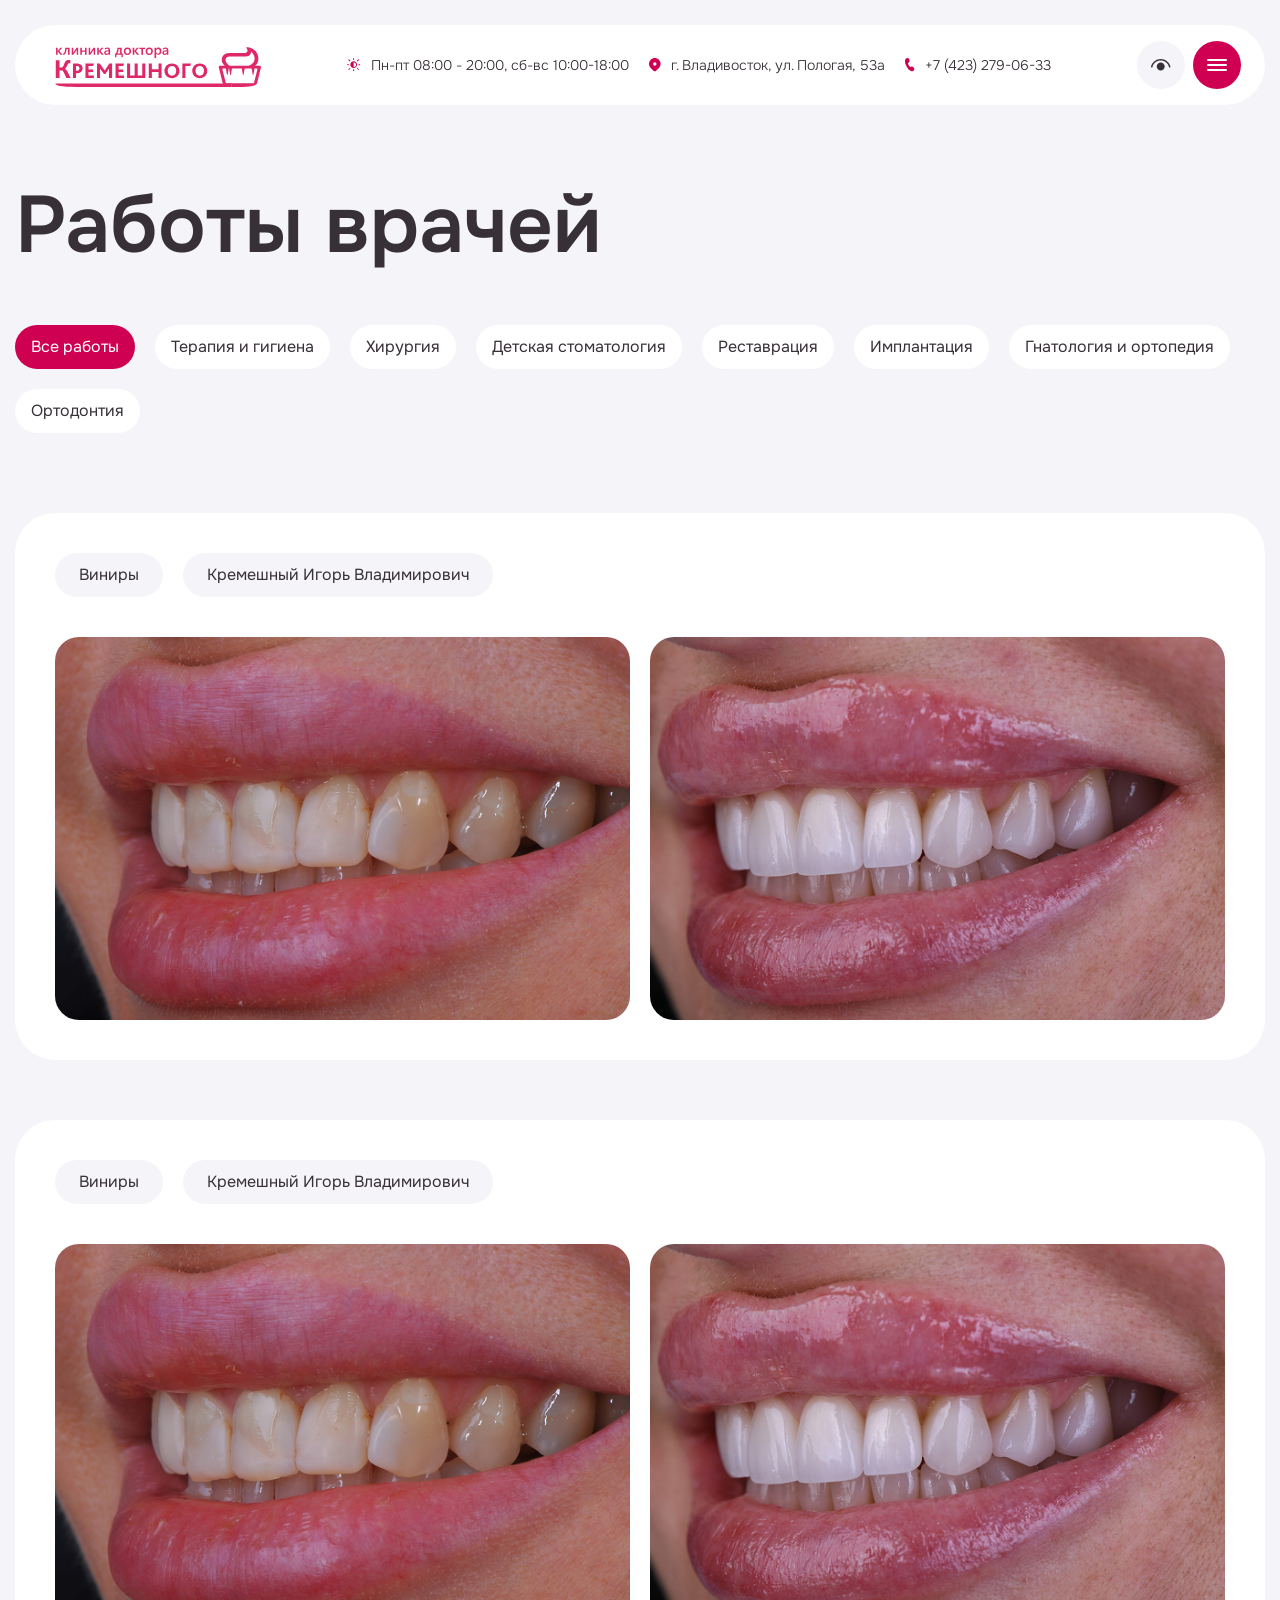
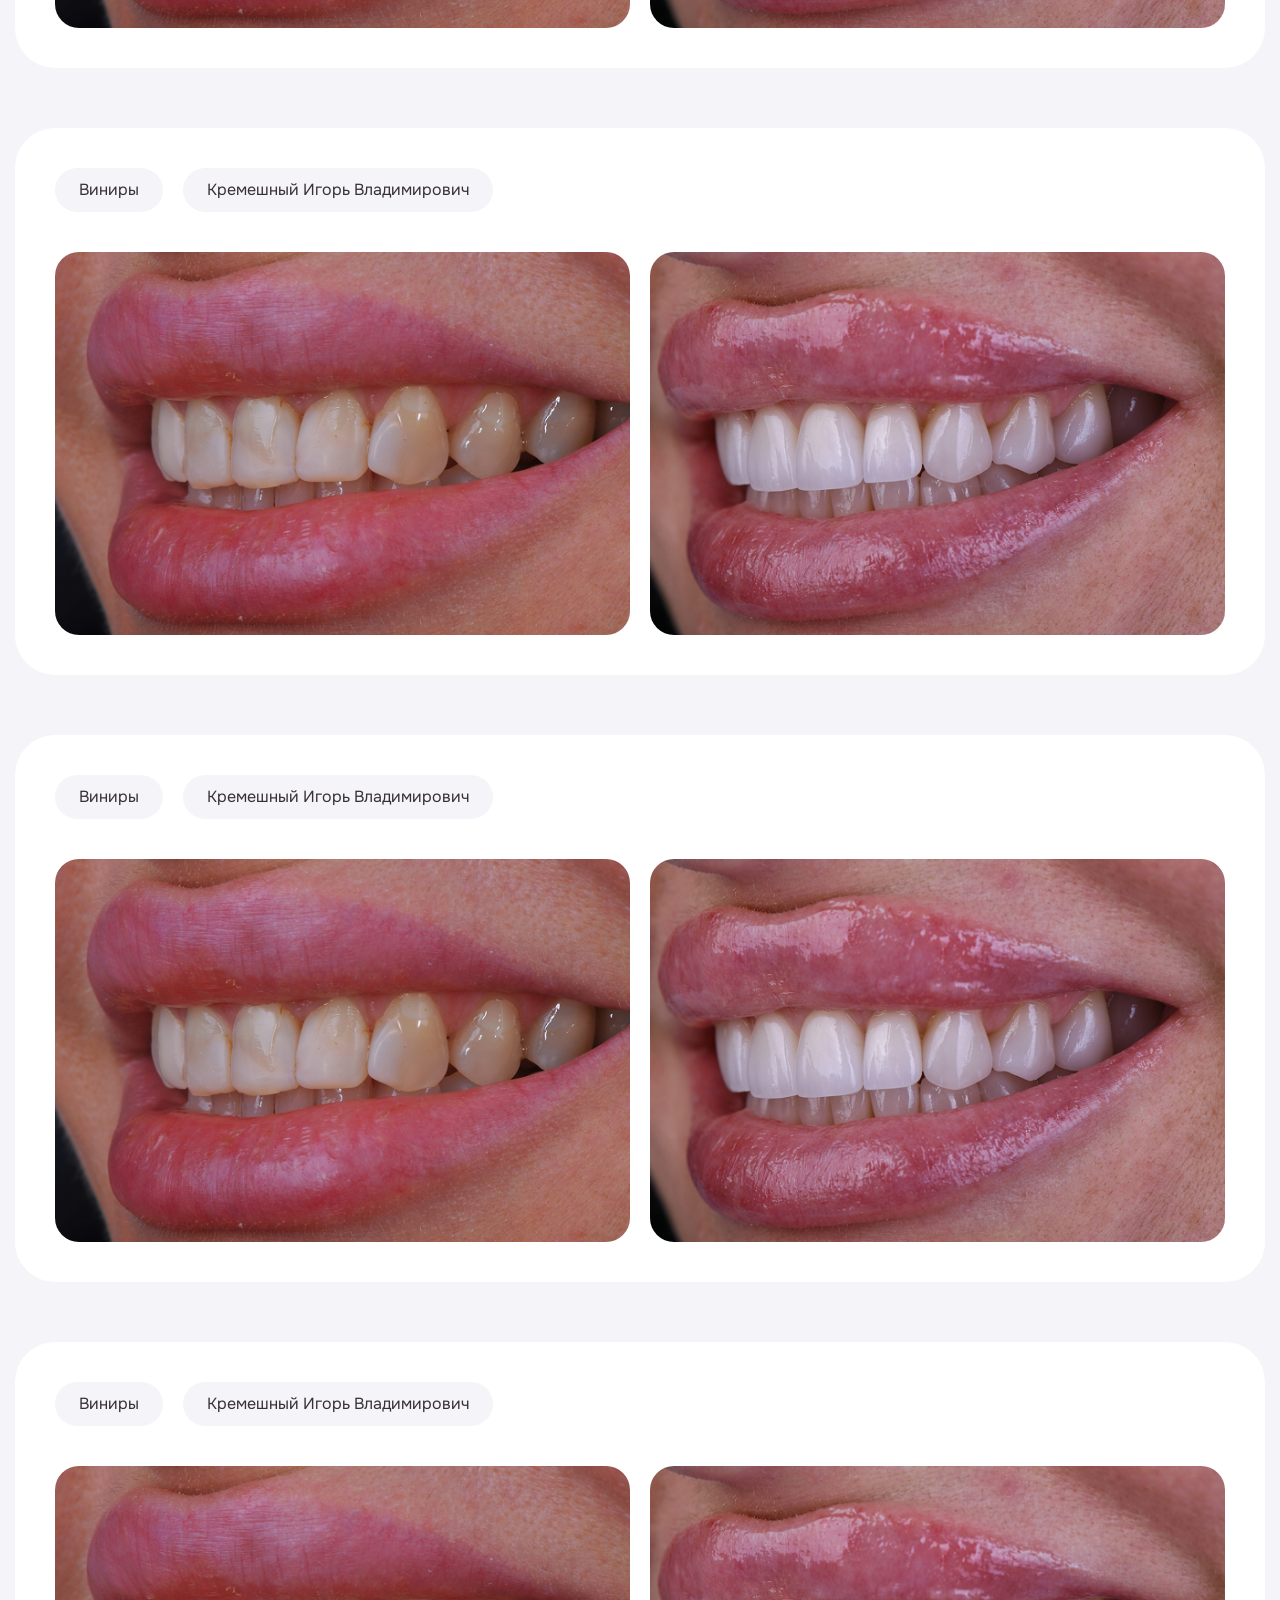
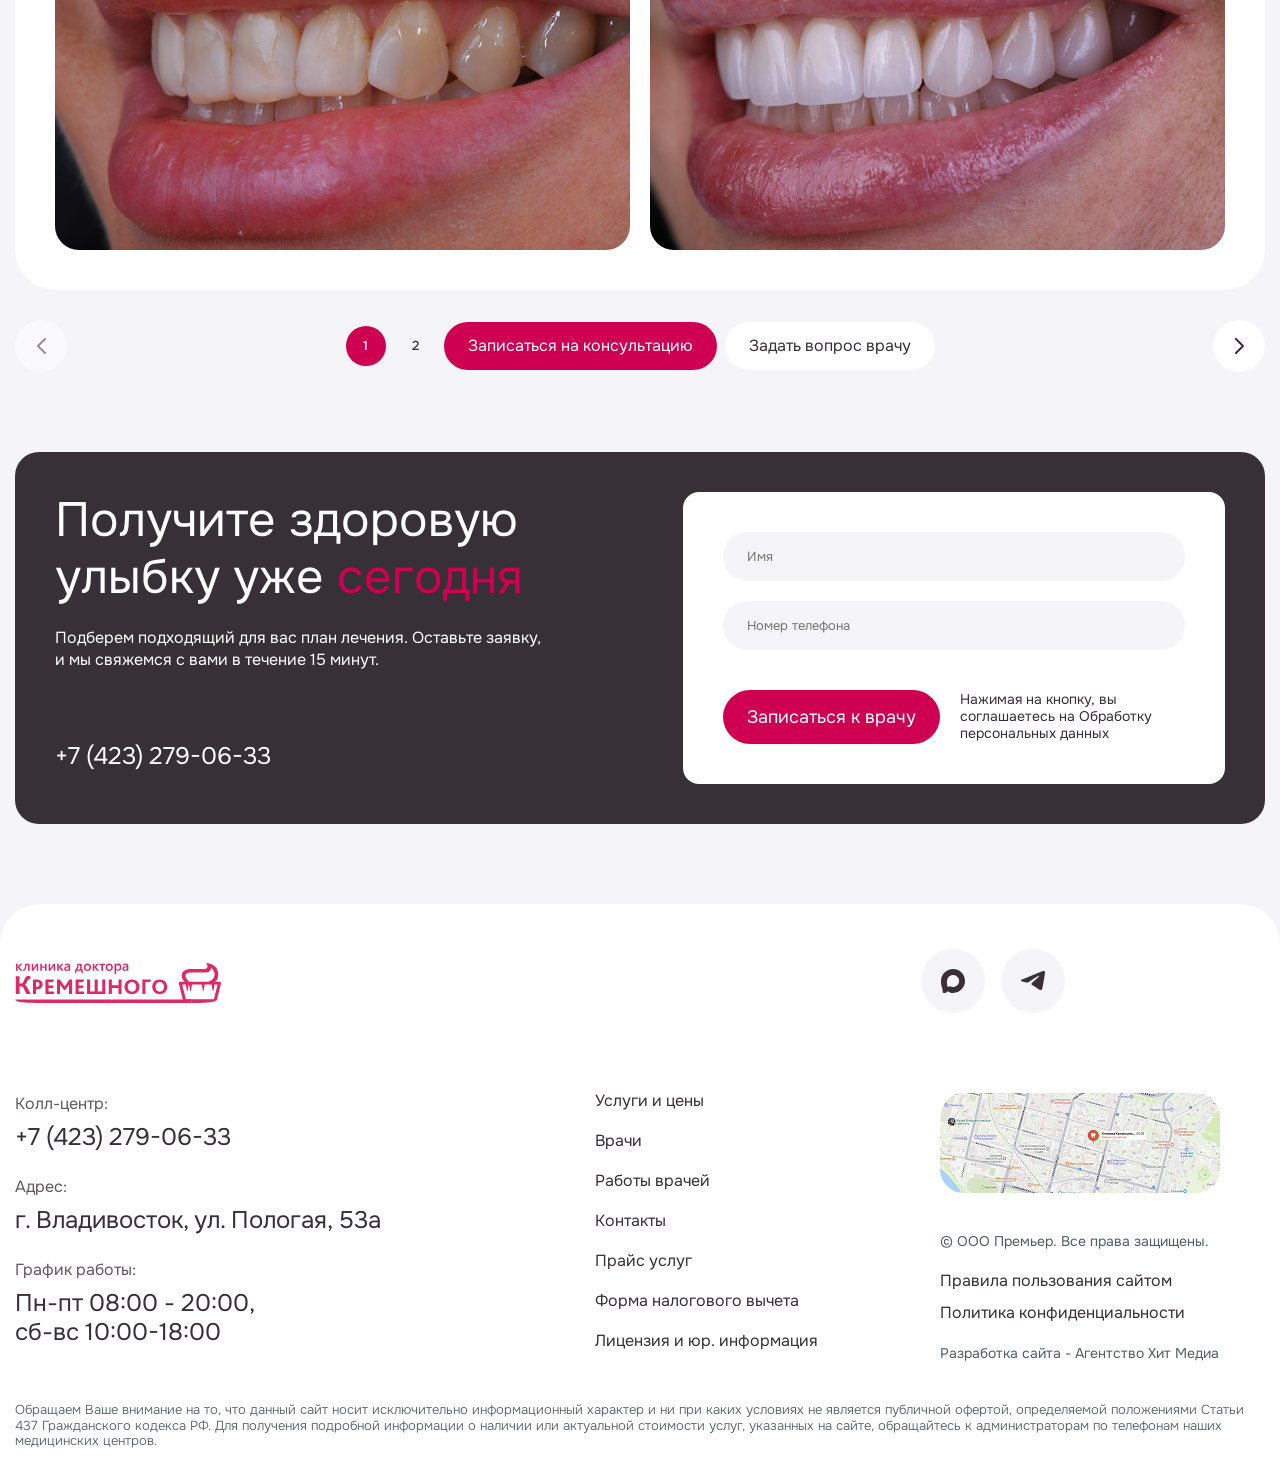
<file: template-portfolio.html>
<!DOCTYPE html>
<html lang="en">
<head>
    <meta charset="UTF-8">
    <meta name="viewport" content="width=device-width, initial-scale=1.0">
    <link rel="stylesheet" href="css/style.css">
    <link rel="icon" href="img/favicon-32x32.png" type="image/x-icon">
    <title>Проект - kdk.dental</title>
</head>
<body class="">
    <div class="wrapper">
        <header class="header">
            <div class="container">
                <div class="header__inner">
                    <a href="index.html" class="logo">
                        <img src="img/logo/logo.svg" alt="Логотип компании">
                    </a>
                    <div class="header__info">
                        <div class="work-time">
                            <svg width="14" height="14" viewBox="0 0 14 14" fill="none" xmlns="http://www.w3.org/2000/svg">
                            <path d="M7.16667 0.5C7.16667 0.22386 6.9428 0 6.66667 0C6.39053 0 6.16667 0.22386 6.16667 0.5V1.5C6.16667 1.77614 6.39053 2 6.66667 2C6.9428 2 7.16667 1.77614 7.16667 1.5V0.5ZM10 6.66667C10 8.5076 8.5076 10 6.66667 10C4.82572 10 3.33333 8.5076 3.33333 6.66667C3.33333 4.82572 4.82572 3.33333 6.66667 3.33333C8.5076 3.33333 10 4.82572 10 6.66667ZM9 6.66667C9 5.378 7.95533 4.33333 6.66667 4.33333V9C7.95533 9 9 7.95533 9 6.66667ZM13.3333 6.66667C13.3333 6.9428 13.1095 7.16667 12.8333 7.16667H11.8333C11.5572 7.16667 11.3333 6.9428 11.3333 6.66667C11.3333 6.39053 11.5572 6.16667 11.8333 6.16667H12.8333C13.1095 6.16667 13.3333 6.39053 13.3333 6.66667ZM7.16667 11.8333C7.16667 11.5572 6.9428 11.3333 6.66667 11.3333C6.39053 11.3333 6.16667 11.5572 6.16667 11.8333V12.8333C6.16667 13.1095 6.39053 13.3333 6.66667 13.3333C6.9428 13.3333 7.16667 13.1095 7.16667 12.8333V11.8333ZM2 6.66667C2 6.9428 1.77614 7.16667 1.5 7.16667H0.5C0.22386 7.16667 0 6.9428 0 6.66667C0 6.39053 0.22386 6.16667 0.5 6.16667H1.5C1.77614 6.16667 2 6.39053 2 6.66667ZM2.18689 1.48003C1.99163 1.28476 1.67504 1.28476 1.47978 1.48003C1.28452 1.67529 1.28452 1.99187 1.47978 2.18713L2.47978 3.18713C2.67504 3.38239 2.99163 3.38239 3.18689 3.18713C3.38215 2.99187 3.38215 2.67529 3.18689 2.48003L2.18689 1.48003ZM1.47978 11.8538C1.67504 12.0491 1.99163 12.0491 2.18689 11.8538L3.18689 10.8538C3.38215 10.6585 3.38215 10.3419 3.18689 10.1467C2.99163 9.9514 2.67504 9.9514 2.47978 10.1467L1.47978 11.1467C1.28452 11.3419 1.28452 11.6585 1.47978 11.8538ZM11.1465 1.48003C11.3417 1.28476 11.6583 1.28476 11.8535 1.48003C12.0488 1.67529 12.0488 1.99187 11.8535 2.18713L10.8535 3.18713C10.6583 3.38239 10.3417 3.38239 10.1465 3.18713C9.9512 2.99187 9.9512 2.67529 10.1465 2.48003L11.1465 1.48003ZM11.8535 11.8538C11.6583 12.0491 11.3417 12.0491 11.1465 11.8538L10.1465 10.8538C9.9512 10.6585 9.9512 10.3419 10.1465 10.1467C10.3417 9.9514 10.6583 9.9514 10.8535 10.1467L11.8535 11.1467C12.0488 11.3419 12.0488 11.6585 11.8535 11.8538Z" fill="#CF0052"/>
                            </svg>
                            Пн-пт 08:00 - 20:00, сб-вс 10:00-18:00 
                        </div>
                        <div class="address">
                            <svg width="12" height="14" viewBox="0 0 12 14" fill="none" xmlns="http://www.w3.org/2000/svg">
                            <path d="M9.90954 9.90954L9.11821 10.6921C8.53495 11.2645 7.77821 12.0005 6.84761 12.9002C6.26615 13.4625 5.34361 13.4624 4.76221 12.9001L2.43479 10.6361C2.14228 10.3489 1.89743 10.1067 1.70021 9.90954C-0.566735 7.64261 -0.566735 3.96714 1.70021 1.7002C3.96714 -0.566735 7.64261 -0.566735 9.90954 1.7002C12.1765 3.96714 12.1765 7.64261 9.90954 9.90954ZM7.47168 5.98801C7.47168 5.06744 6.72541 4.32119 5.80488 4.32119C4.88435 4.32119 4.13807 5.06744 4.13807 5.98801C4.13807 6.90854 4.88435 7.65481 5.80488 7.65481C6.72541 7.65481 7.47168 6.90854 7.47168 5.98801Z" fill="#CF0052"/>
                            </svg>
                            г. Владивосток, ул. Пологая, 53а
                        </div>
                        <a class="phone" href="tel:">
                            <svg width="10" height="14" viewBox="0 0 10 14" fill="none" xmlns="http://www.w3.org/2000/svg">
                            <path d="M1.57527 0.29266L2.293 0.0633196C2.96555 -0.15158 3.68408 0.19572 3.97215 0.87488L4.54528 2.22645C4.79508 2.81541 4.65648 3.50802 4.20261 3.93877L2.93975 5.13744C3.01767 5.8544 3.25868 6.5604 3.66275 7.25547C4.06688 7.95047 4.57155 8.527 5.17681 8.98507L6.69361 8.47927C7.26855 8.28753 7.89468 8.50787 8.24735 9.026L9.06888 10.233C9.47888 10.8353 9.40515 11.6662 8.89641 12.1769L8.35128 12.7241C7.80868 13.2689 7.03368 13.4665 6.31675 13.2429C4.62415 12.7149 3.06795 11.1474 1.64809 8.54047C0.226181 5.92967 -0.275653 3.71459 0.142594 1.89526C0.318594 1.12971 0.8636 0.52006 1.57527 0.29266Z" fill="#CF0052"/>
                            </svg>
                            +7 (423) 279-06-33
                        </a>
                    </div>
                    <div class="header__btns">
                        <a class="header__btns-eye" href="#">
                            <svg width="20" height="12" viewBox="0 0 20 12" fill="none" xmlns="http://www.w3.org/2000/svg">
                            <path d="M9.72499 3.50462C11.9341 3.50462 13.725 5.2955 13.725 7.5046C13.725 9.7138 11.9341 11.5046 9.72499 11.5046C7.51582 11.5046 5.72496 9.7138 5.72496 7.5046C5.72496 5.2955 7.51582 3.50462 9.72499 3.50462ZM9.72499 0C14.3385 0 18.3211 3.15001 19.4261 7.5644C19.5267 7.9662 19.2825 8.3735 18.8807 8.4741C18.4788 8.5746 18.0716 8.3305 17.971 7.9286C17.0321 4.17796 13.6463 1.5 9.72499 1.5C5.8019 1.5 2.41506 4.18026 1.47782 7.9332C1.37746 8.335 0.970325 8.5794 0.568455 8.4791C0.166585 8.3787 -0.0778353 7.9716 0.0225247 7.5697C1.12561 3.15272 5.10945 0 9.72499 0Z" fill="#373037"/>
                            </svg>
                        </a>
                        <a href="#" class="burger-icon">
                            <span></span>
                        </a>
                    </div>
                </div>

                <div class="header-burger-nav">
                    <div class="header-burger__inner container">

                        <div class="header-burger__top">
                            <ul class="burger-nav__column">
                                <li class="burger-nav__phone">
                                    <p>Колл-центр:</p>
                                    <a href="">+7 (423) 279-06-33</a>
                                </li>
                                <li class="burger-nav__address">
                                    <p>Адрес:</p>
                                    <p>г. Владивосток, ул. Пологая, 53а</p>
                                </li>
                                <li class="burger-nav__time">
                                    <p>График работы:</p>
                                    <p>
                                        Пн-пт 08:00 - 20:00, сб-вс 10:00-18:00 
                                    </p>
                                </li>
                            </ul>
                            <div class="burger-nav__column">
                                <nav class="nav">
                                    <p class="column__title">Меню</p>
                                    <ul class="nav__list">
                                        <li class="nav__item"><a href="template-doctors.html">Врачи</a></li>
                                        <li class="nav__item"><a href="#">Услуги и цены</a></li>
                                        <li class="nav__item"><a href="#">Работы врачей</a></li>
                                        <li class="nav__item"><a href="template-contacts.html">Контакты</a></li>
                                    </ul>
                                </nav>
                            </div>
                            <div class="burger-nav__column">
                                <p class="column__title">Документы</p>
                                <ul>
                                    <li><a href="#">Прайс услуг</a></li>
                                    <li><a href="#">Правовые положения</a></li>
                                    <li><a href="#">Договор на оказание услуг</a></li>
                                    <li><a href="#">Форма налогового вычета</a></li>
                                    <li><a href="#">Лицензия и юр. информация</a></li>
                                </ul>
                            </div>
                        </div>
    
                        <div class="header-burger__bottom">
                            <a href="#">
                                <svg width="24" height="24" viewBox="0 0 24 24" fill="none" xmlns="http://www.w3.org/2000/svg">
                                <path fill-rule="evenodd" clip-rule="evenodd" d="M12.2578 23.9315C9.90253 23.9315 8.80799 23.5862 6.90543 22.2048C5.70199 23.7588 1.89113 24.9733 1.72492 22.8955C1.72492 21.3358 1.38108 20.0178 0.991393 18.5789C0.527223 16.8062 0 14.832 0 11.9715C0 5.13969 5.58166 0 12.1948 0C18.8137 0 23.9999 5.39294 23.9999 12.0348C24.0221 18.574 18.7687 23.8966 12.2578 23.9315ZM12.3553 5.90517C9.13465 5.73827 6.62461 7.97718 6.06875 11.4881C5.6103 14.3946 6.42405 17.9342 7.11745 18.1184C7.44983 18.199 8.28651 17.5198 8.80799 16.9961C9.6703 17.5944 10.6745 17.9537 11.7192 18.0378C15.0563 18.1991 17.9077 15.6475 18.1317 12.2996C18.2622 8.94459 15.6928 6.10294 12.3553 5.91094V5.90517Z" fill="#373037"/>
                                </svg>
                            </a>
                            <a href="#">
                                <svg width="24" height="19" viewBox="0 0 24 19" fill="none" xmlns="http://www.w3.org/2000/svg">
                                <path fill-rule="evenodd" clip-rule="evenodd" d="M1.64987 8.17938C8.09231 5.49804 12.3883 3.73034 14.5378 2.87627C20.675 0.437736 21.9503 0.0141366 22.7815 0.000149138C22.9643 -0.00292726 23.3731 0.0403535 23.6379 0.245594C23.8614 0.418895 23.9229 0.653001 23.9524 0.817309C23.9818 0.981618 24.0185 1.35592 23.9893 1.64838C23.6568 4.98655 22.2177 13.0874 21.4856 16.8262C21.1758 18.4082 20.5658 18.9387 19.9753 18.9906C18.6919 19.1034 17.7174 18.1804 16.4744 17.402C14.5294 16.184 13.4305 15.4259 11.5425 14.2373C9.36064 12.8638 10.7751 12.1089 12.0185 10.8751C12.344 10.5522 17.9985 5.63905 18.1079 5.19335C18.1216 5.13761 18.1343 4.92982 18.0051 4.82011C17.8759 4.71039 17.6851 4.74791 17.5475 4.77775C17.3524 4.82004 14.2452 6.78196 8.22584 10.6635C7.34386 11.242 6.545 11.5239 5.82924 11.5091C5.04018 11.4929 3.52233 11.0829 2.39397 10.7326C1.00999 10.3028 -0.0899676 10.0756 0.00581422 9.34573C0.0557033 8.96558 0.603723 8.57679 1.64987 8.17938Z" fill="#373037"/>
                                </svg>
                            </a>
                        </div>
                    </div>

                </div>
            </div>
        </header>

        <main class="main">
            <section class="hero-section">
                <div class="container">

                    <h1 class="section__title">Работы врачей</h1>
    
                    <ul class="tab-controls">
                        <li class="tab-controls__item">
                            <a class="tab-controls__link tab-controls__link--active" href="#tab1">Все работы</a>
                        </li>
                        <li class="tab-controls__item">
                            <a class="tab-controls__link" href="#tab2">Терапия и гигиена</a>
                        </li>
                        <li class="tab-controls__item">
                            <a class="tab-controls__link" href="#tab3">Хирургия</a>
                        </li>
                        <li class="tab-controls__item">
                            <a class="tab-controls__link" href="#tab4">Детская стоматология</a>
                        </li>
                        <li class="tab-controls__item">
                            <a class="tab-controls__link" href="#tab5">Реставрация</a>
                        </li>
                        <li class="tab-controls__item">
                            <a class="tab-controls__link" href="#tab6">Имплантация</a>
                        </li>
                        <li class="tab-controls__item">
                            <a class="tab-controls__link" href="#tab7">Гнатология и ортопедия</a>
                        </li>
                        <li class="tab-controls__item">
                            <a class="tab-controls__link" href="#tab7">Ортодонтия</a>
                        </li>
                    </ul>
    
                    <div class="tab-content tab-content--show" id="tab1">
                        <ul class="tab-content__porfolio-list">
                            <li class="tab-content__portfolio-item">
                                <div class="tab-content__portfolio-criteria">
                                    <p>Виниры</p>
                                    <p>Кремешный Игорь Владимирович</p>
                                </div>
                                <div class="tab-content__portfolio-img">
                                    <img src="img/portfolio-1.jpg" alt="">
                                    <img src="img/portfolio-2.jpg" alt="">
                                </div>
                            </li>
                            <li class="tab-content__portfolio-item">
                                <div class="tab-content__portfolio-criteria">
                                    <p>Виниры</p>
                                    <p>Кремешный Игорь Владимирович</p>
                                </div>
                                <div class="tab-content__portfolio-img">
                                    <img src="img/portfolio-1.jpg" alt="">
                                    <img src="img/portfolio-2.jpg" alt="">
                                </div>
                            </li>
                            <li class="tab-content__portfolio-item">
                                <div class="tab-content__portfolio-criteria">
                                    <p>Виниры</p>
                                    <p>Кремешный Игорь Владимирович</p>
                                </div>
                                <div class="tab-content__portfolio-img">
                                    <img src="img/portfolio-1.jpg" alt="">
                                    <img src="img/portfolio-2.jpg" alt="">
                                </div>
                            </li>
                            <li class="tab-content__portfolio-item">
                                <div class="tab-content__portfolio-criteria">
                                    <p>Виниры</p>
                                    <p>Кремешный Игорь Владимирович</p>
                                </div>
                                <div class="tab-content__portfolio-img">
                                    <img src="img/portfolio-1.jpg" alt="">
                                    <img src="img/portfolio-2.jpg" alt="">
                                </div>
                            </li>
                            <li class="tab-content__portfolio-item">
                                <div class="tab-content__portfolio-criteria">
                                    <p>Виниры</p>
                                    <p>Кремешный Игорь Владимирович</p>
                                </div>
                                <div class="tab-content__portfolio-img">
                                    <img src="img/portfolio-1.jpg" alt="">
                                    <img src="img/portfolio-2.jpg" alt="">
                                </div>
                            </li>
                            <li class="tab-content__portfolio-item">
                                <div class="tab-content__portfolio-criteria">
                                    <p>Виниры</p>
                                    <p>Кремешный Игорь Владимирович</p>
                                </div>
                                <div class="tab-content__portfolio-img">
                                    <img src="img/portfolio-1.jpg" alt="">
                                    <img src="img/portfolio-2.jpg" alt="">
                                </div>
                            </li>
                            <li class="tab-content__portfolio-item">
                                <div class="tab-content__portfolio-criteria">
                                    <p>Виниры2</p>
                                    <p>Кремешный Игорь Владимирович</p>
                                </div>
                                <div class="tab-content__portfolio-img">
                                    <img src="img/portfolio-1.jpg" alt="">
                                    <img src="img/portfolio-2.jpg" alt="">
                                </div>
                            </li>
                        </ul>
                        <div class="works-pagination" style="display: flex; justify-content: space-between; align-items: center; gap: 15px; margin-top: 30px;">
                            <button class="pagination-prev hero-button-prev">
                                <svg width="9" height="16" viewBox="0 0 9 16" fill="none" xmlns="http://www.w3.org/2000/svg">
                                    <path d="M8.7071 0.29289C9.0976 0.68342 9.0976 1.31658 8.7071 1.70711L2.41421 8L8.7071 14.2929C9.0976 14.6834 9.0976 15.3166 8.7071 15.7071C8.3166 16.0976 7.6834 16.0976 7.2929 15.7071L0.29289 8.7071C-0.09763 8.3166 -0.09763 7.6834 0.29289 7.2929L7.2929 0.29289C7.6834 -0.09763 8.3166 -0.09763 8.7071 0.29289Z" fill="#373037"/>
                                </svg>
                            </button>
    
                            <div class="works-pagination-block" style="display: flex; align-items: center; gap: 8px;">
                                <div class="pagination-pages" style="display: flex; gap: 10px;">
                                </div>
                                <a class="hero-slide__btn" href="#">Записаться на консультацию</a>
                                <a href="mailti:" class="tab-portfolio__btn">Задать вопрос врачу</a>
                            </div>
                           
                            <button class="pagination-next hero-button-next">
                                <svg width="9" height="16" viewBox="0 0 9 16" fill="none" xmlns="http://www.w3.org/2000/svg">
                                    <path d="M0.29289 0.29289C-0.09763 0.68342 -0.09763 1.31658 0.29289 1.70711L6.5858 8L0.29289 14.2929C-0.09763 14.6834 -0.09763 15.3166 0.29289 15.7071C0.68342 16.0976 1.31658 16.0976 1.70711 15.7071L8.7071 8.7071C9.0976 8.3166 9.0976 7.6834 8.7071 7.2929L1.70711 0.29289C1.31658 -0.09763 0.68342 -0.09763 0.29289 0.29289Z" fill="#373037"/>
                                    </svg>
                            </button>
                        </div>
                    </div>

                    <div class="tab-content" id="tab2">
                        <ul class="tab-content__porfolio-list">
                           <li class="tab-content__portfolio-item">
                                <div class="tab-content__portfolio-criteria">
                                    <p>Виниры</p>
                                    <p>Кремешный Игорь Владимирович</p>
                                </div>
                                <div class="tab-content__portfolio-img">
                                    <img src="img/portfolio-1.jpg" alt="">
                                    <img src="img/portfolio-2.jpg" alt="">
                                </div>
                            </li>
                            <li class="tab-content__portfolio-item">
                                <div class="tab-content__portfolio-criteria">
                                    <p>Виниры</p>
                                    <p>Кремешный Игорь Владимирович</p>
                                </div>
                                <div class="tab-content__portfolio-img">
                                    <img src="img/portfolio-1.jpg" alt="">
                                    <img src="img/portfolio-2.jpg" alt="">
                                </div>
                            </li>
                            <li class="tab-content__portfolio-item">
                                <div class="tab-content__portfolio-criteria">
                                    <p>Виниры</p>
                                    <p>Кремешный Игорь Владимирович</p>
                                </div>
                                <div class="tab-content__portfolio-img">
                                    <img src="img/portfolio-1.jpg" alt="">
                                    <img src="img/portfolio-2.jpg" alt="">
                                </div>
                            </li>
                        </ul>
                    </div>
                    
                </div>



            </section>

            <section class="form">
                <div class="container">
                    <div class="form__inner">
                        <div class="form__column">
                            <h6 class="title">Получите здоровую улыбку уже <span class="title__accent">сегодня</span></h6>
                            <p class="form__column-text">Подберем подходящий для вас план лечения. Оставьте заявку, и мы свяжемся с вами в течение 15 минут.</p>
                            <a href="#" class="form__column-number">+7 (423) 279-06-33</a>
                        </div>
                        <form action="">
                            <input type="text" placeholder="Имя">
                            <input type="tel" placeholder="Номер телефона" >
                            <label for="">
                                <input type="submit" value="Записаться к врачу">
                                <span>Нажимая на кнопку, вы соглашаетесь на Обработку персональных данных</span>
                            </label>
                        </form>
                    </div>
                </div>
            </section>
        </main>


        <footer class="footer">
            <div class="container">
                <div class="footer__top">
                    <a href="#" class="logo">
                        <img src="img/logo/logo.svg" alt="Логотип компании">
                    </a>

                    <div class="footer__socials">
                        <a href="#">
                                <svg width="24" height="24" viewBox="0 0 24 24" fill="none" xmlns="http://www.w3.org/2000/svg">
                                <path fill-rule="evenodd" clip-rule="evenodd" d="M12.2578 23.9315C9.90253 23.9315 8.80799 23.5862 6.90543 22.2048C5.70199 23.7588 1.89113 24.9733 1.72492 22.8955C1.72492 21.3358 1.38108 20.0178 0.991393 18.5789C0.527223 16.8062 0 14.832 0 11.9715C0 5.13969 5.58166 0 12.1948 0C18.8137 0 23.9999 5.39294 23.9999 12.0348C24.0221 18.574 18.7687 23.8966 12.2578 23.9315ZM12.3553 5.90517C9.13465 5.73827 6.62461 7.97718 6.06875 11.4881C5.6103 14.3946 6.42405 17.9342 7.11745 18.1184C7.44983 18.199 8.28651 17.5198 8.80799 16.9961C9.6703 17.5944 10.6745 17.9537 11.7192 18.0378C15.0563 18.1991 17.9077 15.6475 18.1317 12.2996C18.2622 8.94459 15.6928 6.10294 12.3553 5.91094V5.90517Z" fill="#373037"/>
                                </svg>
                        </a>
                        <a href="#">
                                <svg width="24" height="19" viewBox="0 0 24 19" fill="none" xmlns="http://www.w3.org/2000/svg">
                                <path fill-rule="evenodd" clip-rule="evenodd" d="M1.64987 8.17938C8.09231 5.49804 12.3883 3.73034 14.5378 2.87627C20.675 0.437736 21.9503 0.0141366 22.7815 0.000149138C22.9643 -0.00292726 23.3731 0.0403535 23.6379 0.245594C23.8614 0.418895 23.9229 0.653001 23.9524 0.817309C23.9818 0.981618 24.0185 1.35592 23.9893 1.64838C23.6568 4.98655 22.2177 13.0874 21.4856 16.8262C21.1758 18.4082 20.5658 18.9387 19.9753 18.9906C18.6919 19.1034 17.7174 18.1804 16.4744 17.402C14.5294 16.184 13.4305 15.4259 11.5425 14.2373C9.36064 12.8638 10.7751 12.1089 12.0185 10.8751C12.344 10.5522 17.9985 5.63905 18.1079 5.19335C18.1216 5.13761 18.1343 4.92982 18.0051 4.82011C17.8759 4.71039 17.6851 4.74791 17.5475 4.77775C17.3524 4.82004 14.2452 6.78196 8.22584 10.6635C7.34386 11.242 6.545 11.5239 5.82924 11.5091C5.04018 11.4929 3.52233 11.0829 2.39397 10.7326C1.00999 10.3028 -0.0899676 10.0756 0.00581422 9.34573C0.0557033 8.96558 0.603723 8.57679 1.64987 8.17938Z" fill="#373037"/>
                                </svg>
                        </a>
                    </div>


                </div>
                <div class="footer__hero">
                    <ul class="burger-nav__column">
                        <li class="burger-nav__phone">
                            <p>Колл-центр:</p>
                            <a href="">+7 (423) 279-06-33</a>
                        </li>
                        <li class="burger-nav__address">
                            <p>Адрес:</p>
                            <p>г. Владивосток, ул. Пологая, 53а</p>
                        </li>
                        <li class="burger-nav__time">
                            <p>График работы:</p>
                            <p>
                                Пн-пт 08:00 - 20:00, сб-вс 10:00-18:00 
                            </p>
                        </li>
                    </ul>

                    <div class="footer__info">
                        <div class="footer__column">
                            <ul>
                                <li><a href="#">Услуги и цены</a></li>
                                <li><a href="#">Врачи</a></li>
                                <li><a href="#">Работы врачей</a></li>
                                <li><a href="#">Контакты</a></li>
                                <li><a href="#">Прайс услуг</a></li>
                                <li><a href="#">Форма налогового вычета</a></li>
                                <li><a href="#">Лицензия и юр. информация</a></li>
                            </ul>
                        </div>
                        <div class="footer__column">
                            <div class="footer__map">
                                <img src="img/decor/address-map.jpg" alt="">
                            </div>
                            <p>© ООО Премьер. Все права защищены.</p>
                            <div class="footer__column-link">
                                <a href="#">Правила пользования сайтом</a>
                                <a href="#">Политика конфиденциальности</a>
                            </div>
                            <p>Разработка сайта - Агентство Хит Медиа</p>
                        </div>
                    </div>

                </div>
                <div class="footer__bottom">
                    <p>Обращаем Ваше внимание на то, что данный сайт носит исключительно информационный характер и ни при каких условиях не является публичной офертой, определяемой положениями Статьи 437 Гражданского кодекса РФ. Для получения подробной информации о наличии или актуальной стоимости услуг, указанных на сайте, обращайтесь к администраторам по телефонам наших медицинских центров.</p>
                </div>
            </div>
        </footer>
    </div>


    <div class="modal" id="reviewModal">
        <div class="modal__content">
            <button class="modal__close">
                <svg width="16" height="16" viewBox="0 0 16 16" fill="none" xmlns="http://www.w3.org/2000/svg">
                <path d="M0.209701 0.387101L0.292891 0.292891C0.653381 -0.0675893 1.22061 -0.0953193 1.6129 0.209701L1.70711 0.292891L8 6.585L14.2929 0.292891C14.6834 -0.0976293 15.3166 -0.0976293 15.7071 0.292891C16.0976 0.683421 16.0976 1.31658 15.7071 1.70711L9.415 8L15.7071 14.2929C16.0676 14.6534 16.0953 15.2206 15.7903 15.6129L15.7071 15.7071C15.3466 16.0676 14.7794 16.0953 14.3871 15.7903L14.2929 15.7071L8 9.415L1.70711 15.7071C1.31658 16.0976 0.683421 16.0976 0.292891 15.7071C-0.0976293 15.3166 -0.0976293 14.6834 0.292891 14.2929L6.585 8L0.292891 1.70711C-0.0675893 1.34662 -0.0953193 0.779391 0.209701 0.387101Z" fill="white"/>
                </svg>
            </button>
            <h3 class="modal__title feedback-user__name"></h3>
            <div class="modal__date feedback-date"></div>
            <div class="modal__stars feedback-stars"></div>
            <div class="modal__text feedback-text"></div>
        </div>
    </div>


    <div class="promo-modal-overlay" id="promoModalOverlay">
        <div class="promo-modal">
            <div class="promo-modal__header">
                <div class="promo-modal__title title">Актуальные акции</div>
                <div class="hero__arrows promo__arrows">
                                <div class="swiper-button-prev-disable hero-button-prev promo-prev">
                                    <svg width="9" height="16" viewBox="0 0 9 16" fill="none" xmlns="http://www.w3.org/2000/svg">
                                        <path d="M8.7071 0.29289C9.0976 0.68342 9.0976 1.31658 8.7071 1.70711L2.41421 8L8.7071 14.2929C9.0976 14.6834 9.0976 15.3166 8.7071 15.7071C8.3166 16.0976 7.6834 16.0976 7.2929 15.7071L0.29289 8.7071C-0.09763 8.3166 -0.09763 7.6834 0.29289 7.2929L7.2929 0.29289C7.6834 -0.09763 8.3166 -0.09763 8.7071 0.29289Z" fill="#373037"/>
                                    </svg>
                                </div>
                                <div class="swiper-button-next-disable hero-button-next promo-next">
                                    <svg width="9" height="16" viewBox="0 0 9 16" fill="none" xmlns="http://www.w3.org/2000/svg">
                                        <path d="M0.29289 0.29289C-0.09763 0.68342 -0.09763 1.31658 0.29289 1.70711L6.5858 8L0.29289 14.2929C-0.09763 14.6834 -0.09763 15.3166 0.29289 15.7071C0.68342 16.0976 1.31658 16.0976 1.70711 15.7071L8.7071 8.7071C9.0976 8.3166 9.0976 7.6834 8.7071 7.2929L1.70711 0.29289C1.31658 -0.09763 0.68342 -0.09763 0.29289 0.29289Z" fill="#373037"/>
                                    </svg>
                                </div>
                </div>
                <button class="promo-modal__close modal__close" id="promoModalCloseBtn" aria-label="Закрыть">
                    <svg width="16" height="16" viewBox="0 0 16 16" fill="none" xmlns="http://www.w3.org/2000/svg">
                        <path d="M0.209701 0.387101L0.292891 0.292891C0.653381 -0.0675893 1.22061 -0.0953193 1.6129 0.209701L1.70711 0.292891L8 6.585L14.2929 0.292891C14.6834 -0.0976293 15.3166 -0.0976293 15.7071 0.292891C16.0976 0.683421 16.0976 1.31658 15.7071 1.70711L9.415 8L15.7071 14.2929C16.0676 14.6534 16.0953 15.2206 15.7903 15.6129L15.7071 15.7071C15.3466 16.0676 14.7794 16.0953 14.3871 15.7903L14.2929 15.7071L8 9.415L1.70711 15.7071C1.31658 16.0976 0.683421 16.0976 0.292891 15.7071C-0.0976293 15.3166 -0.0976293 14.6834 0.292891 14.2929L6.585 8L0.292891 1.70711C-0.0675893 1.34662 -0.0953193 0.779391 0.209701 0.387101Z" fill="white"/>
                    </svg>
                </button>
            </div>
            <div class="promo-modal__body">
                <div class="swiper promo-swiper" id="promoSwiperContainer">
                    <div class="swiper-wrapper" id="promoSlidesWrapper">
                    </div>
                </div>
            </div>
        </div>
    </div>

<div class="modal-hero">
    <div class="modal__content">
            <button class="modal__cancel modal__close">
                <svg width="16" height="16" viewBox="0 0 16 16" fill="none" xmlns="http://www.w3.org/2000/svg">
                <path d="M0.209701 0.387101L0.292891 0.292891C0.653381 -0.0675893 1.22061 -0.0953193 1.6129 0.209701L1.70711 0.292891L8 6.585L14.2929 0.292891C14.6834 -0.0976293 15.3166 -0.0976293 15.7071 0.292891C16.0976 0.683421 16.0976 1.31658 15.7071 1.70711L9.415 8L15.7071 14.2929C16.0676 14.6534 16.0953 15.2206 15.7903 15.6129L15.7071 15.7071C15.3466 16.0676 14.7794 16.0953 14.3871 15.7903L14.2929 15.7071L8 9.415L1.70711 15.7071C1.31658 16.0976 0.683421 16.0976 0.292891 15.7071C-0.0976293 15.3166 -0.0976293 14.6834 0.292891 14.2929L6.585 8L0.292891 1.70711C-0.0675893 1.34662 -0.0953193 0.779391 0.209701 0.387101Z" fill="white"/>
                </svg>
            </button>

            <div class="modal__inner">
                        <div class="form__column">
                            <h6 class="title">Получите здоровую улыбку уже <span class="title__accent">сегодня</span></h6>
                            <p class="form__column-text">Подберем подходящий для вас план лечения. Оставьте заявку, и мы свяжемся с вами в течение 15 минут.</p>
                        </div>
                        <form action="">
                            <input type="text" placeholder="Имя">
                            <input type="tel" placeholder="Номер телефона" >
                            <label for="">
                                <input type="submit" value="Записаться к врачу">
                                <span>Нажимая на кнопку, вы соглашаетесь на <a href="#">Обработку персональных данных</a></span>
                            </label>
                        </form>
                    </div>
        </div>
</div>



    <script>
    const tabControls = document.querySelector('.tab-controls')
    if(tabControls) {
        tabControls.addEventListener('click', toggleTab)
    }

    function toggleTab(e){
        const tabControl = e.target.closest('.tab-controls__link')
        if(!tabControl) return
        e.preventDefault()
        if(tabControl.classList.contains('tab-controls__link--active')) return

        const tabContentID = tabControl.getAttribute('href')
        const tabContent = document.querySelector(tabContentID)
        const activeControl = document.querySelector('.tab-controls__link--active')
        const activeContent = document.querySelector('.tab-content--show')
        
        if(activeControl){
            activeControl.classList.remove('tab-controls__link--active')
        }
        if(activeContent){
            activeContent.classList.remove('tab-content--show')
        }
        
        tabControl.classList.add('tab-controls__link--active')
        tabContent.classList.add('tab-content--show')
        
        // Если открыли вкладку "Все работы" — перерисовываем пагинацию
        if(tabContentID === '#tab1') {
            renderPaginationForTab1()
        }
    }

    let currentPage = 1
    const itemsPerPage = 5
    let allPortfolioItems = []

    function collectAllItems() {
        // Собираем ВСЕ элементы портфолио из #tab1
        const container = document.getElementById('tab1')
        if(!container) return []
        const list = container.querySelector('.tab-content__porfolio-list')
        if(!list) return []
        return Array.from(list.querySelectorAll('.tab-content__portfolio-item'))
    }

    function showPage(page) {
        const start = (page - 1) * itemsPerPage
        const end = start + itemsPerPage
        
        // Скрыть все
        allPortfolioItems.forEach(item => {
            item.style.display = 'none'
        })
        
        // Показать нужные
        const toShow = allPortfolioItems.slice(start, end)
        toShow.forEach(item => {
            item.style.display = 'block'
        })
        
        // Обновить кнопки пагинации
        updatePaginationButtons(page)
    }
    
    function updatePaginationButtons(page) {
        const totalPages = Math.ceil(allPortfolioItems.length / itemsPerPage)
        const pagesContainer = document.querySelector('#tab1 .pagination-pages')
        const prevBtn = document.querySelector('#tab1 .pagination-prev')
        const nextBtn = document.querySelector('#tab1 .pagination-next')
        
        if(!pagesContainer) return
        
        // Генерация номеров страниц (1, 2)
        let pagesHtml = ''
        for(let i = 1; i <= totalPages; i++) {
            pagesHtml += `<button class="page-num" data-page="${i}" style="background: ${i === page ? '#CF0052' : 'transparent'}; color: ${i === page ? 'white' : '#333'}; border: none; width: 40px; height: 40px; border-radius: 50%; cursor: pointer; font-weight: 500;">${i}</button>`
        }
        pagesContainer.innerHTML = pagesHtml
        
        // При клике на номер страницы
        document.querySelectorAll('#tab1 .page-num').forEach(btn => {
            btn.addEventListener('click', (e) => {
                const newPage = parseInt(btn.dataset.page)
                if(!isNaN(newPage)) {
                    currentPage = newPage
                    showPage(currentPage)
                }
            })
        })
        
        // Стрелки
        if(prevBtn) {
            prevBtn.disabled = (page === 1)
            prevBtn.style.opacity = page === 1 ? '0.5' : '1'
            prevBtn.style.cursor = page === 1 ? 'not-allowed' : 'pointer'
            
            const newPrevBtn = prevBtn.cloneNode(true)
            prevBtn.parentNode.replaceChild(newPrevBtn, prevBtn)
            newPrevBtn.addEventListener('click', () => {
                if(currentPage > 1) {
                    currentPage--
                    showPage(currentPage)
                }
            })
        }
        
        if(nextBtn) {
            const newNextBtn = nextBtn.cloneNode(true)
            nextBtn.parentNode.replaceChild(newNextBtn, nextBtn)
            newNextBtn.disabled = (page === totalPages)
            newNextBtn.style.opacity = page === totalPages ? '0.5' : '1'
            newNextBtn.style.cursor = page === totalPages ? 'not-allowed' : 'pointer'
            
            newNextBtn.addEventListener('click', () => {
                if(currentPage < totalPages) {
                    currentPage++
                    showPage(currentPage)
                }
            })
        }
    }
    
    function renderPaginationForTab1() {
        allPortfolioItems = collectAllItems()
        if(allPortfolioItems.length === 0) return
        
        // Сбросить на первую страницу
        currentPage = 1
        
        // Сначала скрыть все
        allPortfolioItems.forEach(item => {
            item.style.display = 'none'
        })
        
        // Показать первые itemsPerPage штук
        const firstItems = allPortfolioItems.slice(0, itemsPerPage)
        firstItems.forEach(item => {
            item.style.display = 'block'
        })
        
        // Обновить кнопки
        updatePaginationButtons(1)
    }
    
    // Запускаем пагинацию после загрузки страницы
    document.addEventListener('DOMContentLoaded', () => {
        renderPaginationForTab1()
    })
</script>


    <script src="js/inputmask.min.js"></script>
    <script src="js/swiper-bundle.min.js"></script>
    <script src="js/script.js"></script>
</body>
</html>
</file>
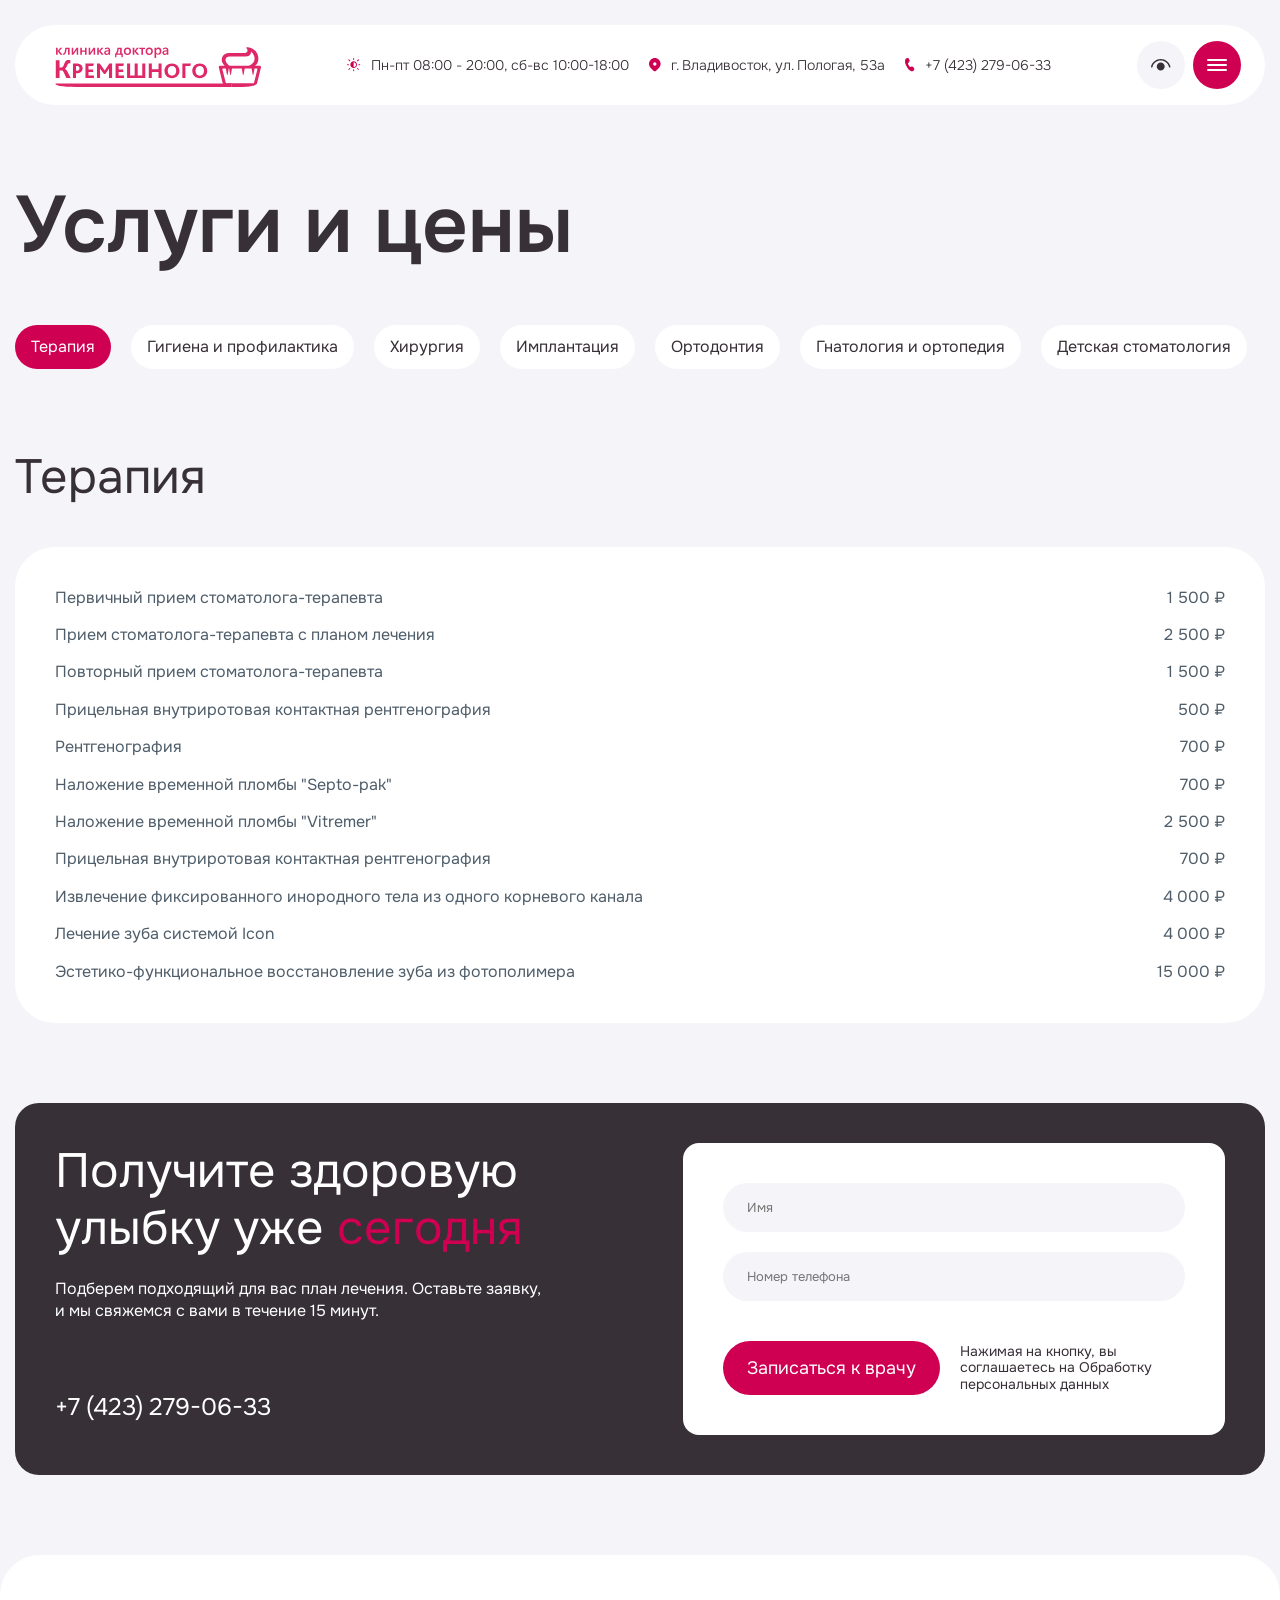
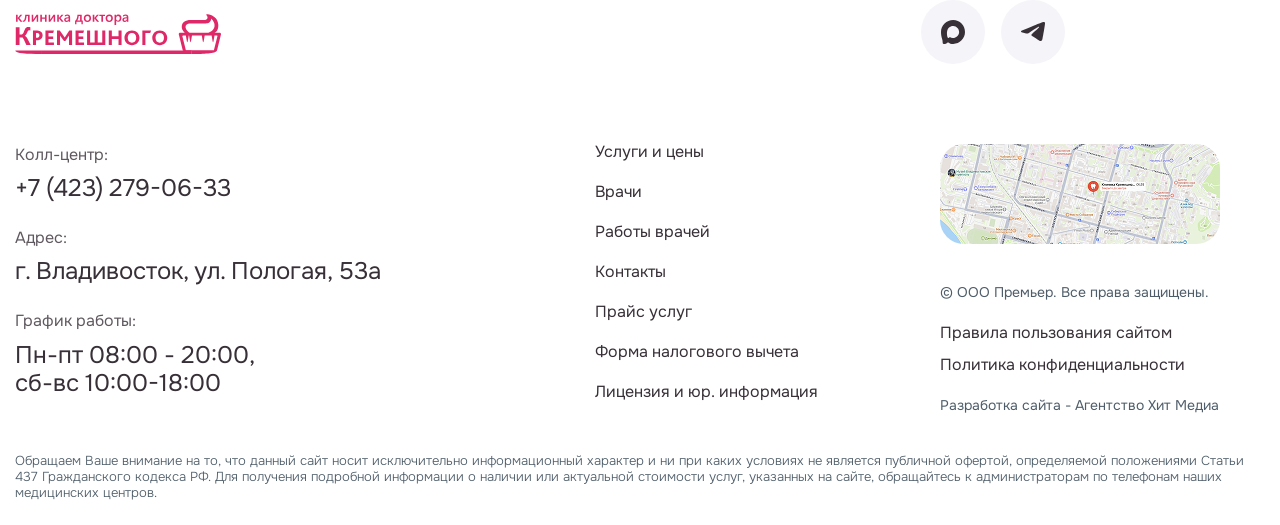
<file: template-services.html>
<!DOCTYPE html>
<html lang="en">
<head>
    <meta charset="UTF-8">
    <meta name="viewport" content="width=device-width, initial-scale=1.0">
    <link rel="stylesheet" href="css/style.css">
    <link rel="icon" href="img/favicon-32x32.png" type="image/x-icon">
    <title>Проект - kdk.dental</title>
</head>
<body class="">
    <div class="wrapper">
        <header class="header">
            <div class="container">
                <div class="header__inner">
                    <a href="index.html" class="logo">
                        <img src="img/logo/logo.svg" alt="Логотип компании">
                    </a>
                    <div class="header__info">
                        <div class="work-time">
                            <svg width="14" height="14" viewBox="0 0 14 14" fill="none" xmlns="http://www.w3.org/2000/svg">
                            <path d="M7.16667 0.5C7.16667 0.22386 6.9428 0 6.66667 0C6.39053 0 6.16667 0.22386 6.16667 0.5V1.5C6.16667 1.77614 6.39053 2 6.66667 2C6.9428 2 7.16667 1.77614 7.16667 1.5V0.5ZM10 6.66667C10 8.5076 8.5076 10 6.66667 10C4.82572 10 3.33333 8.5076 3.33333 6.66667C3.33333 4.82572 4.82572 3.33333 6.66667 3.33333C8.5076 3.33333 10 4.82572 10 6.66667ZM9 6.66667C9 5.378 7.95533 4.33333 6.66667 4.33333V9C7.95533 9 9 7.95533 9 6.66667ZM13.3333 6.66667C13.3333 6.9428 13.1095 7.16667 12.8333 7.16667H11.8333C11.5572 7.16667 11.3333 6.9428 11.3333 6.66667C11.3333 6.39053 11.5572 6.16667 11.8333 6.16667H12.8333C13.1095 6.16667 13.3333 6.39053 13.3333 6.66667ZM7.16667 11.8333C7.16667 11.5572 6.9428 11.3333 6.66667 11.3333C6.39053 11.3333 6.16667 11.5572 6.16667 11.8333V12.8333C6.16667 13.1095 6.39053 13.3333 6.66667 13.3333C6.9428 13.3333 7.16667 13.1095 7.16667 12.8333V11.8333ZM2 6.66667C2 6.9428 1.77614 7.16667 1.5 7.16667H0.5C0.22386 7.16667 0 6.9428 0 6.66667C0 6.39053 0.22386 6.16667 0.5 6.16667H1.5C1.77614 6.16667 2 6.39053 2 6.66667ZM2.18689 1.48003C1.99163 1.28476 1.67504 1.28476 1.47978 1.48003C1.28452 1.67529 1.28452 1.99187 1.47978 2.18713L2.47978 3.18713C2.67504 3.38239 2.99163 3.38239 3.18689 3.18713C3.38215 2.99187 3.38215 2.67529 3.18689 2.48003L2.18689 1.48003ZM1.47978 11.8538C1.67504 12.0491 1.99163 12.0491 2.18689 11.8538L3.18689 10.8538C3.38215 10.6585 3.38215 10.3419 3.18689 10.1467C2.99163 9.9514 2.67504 9.9514 2.47978 10.1467L1.47978 11.1467C1.28452 11.3419 1.28452 11.6585 1.47978 11.8538ZM11.1465 1.48003C11.3417 1.28476 11.6583 1.28476 11.8535 1.48003C12.0488 1.67529 12.0488 1.99187 11.8535 2.18713L10.8535 3.18713C10.6583 3.38239 10.3417 3.38239 10.1465 3.18713C9.9512 2.99187 9.9512 2.67529 10.1465 2.48003L11.1465 1.48003ZM11.8535 11.8538C11.6583 12.0491 11.3417 12.0491 11.1465 11.8538L10.1465 10.8538C9.9512 10.6585 9.9512 10.3419 10.1465 10.1467C10.3417 9.9514 10.6583 9.9514 10.8535 10.1467L11.8535 11.1467C12.0488 11.3419 12.0488 11.6585 11.8535 11.8538Z" fill="#CF0052"/>
                            </svg>
                            Пн-пт 08:00 - 20:00, сб-вс 10:00-18:00 
                        </div>
                        <div class="address">
                            <svg width="12" height="14" viewBox="0 0 12 14" fill="none" xmlns="http://www.w3.org/2000/svg">
                            <path d="M9.90954 9.90954L9.11821 10.6921C8.53495 11.2645 7.77821 12.0005 6.84761 12.9002C6.26615 13.4625 5.34361 13.4624 4.76221 12.9001L2.43479 10.6361C2.14228 10.3489 1.89743 10.1067 1.70021 9.90954C-0.566735 7.64261 -0.566735 3.96714 1.70021 1.7002C3.96714 -0.566735 7.64261 -0.566735 9.90954 1.7002C12.1765 3.96714 12.1765 7.64261 9.90954 9.90954ZM7.47168 5.98801C7.47168 5.06744 6.72541 4.32119 5.80488 4.32119C4.88435 4.32119 4.13807 5.06744 4.13807 5.98801C4.13807 6.90854 4.88435 7.65481 5.80488 7.65481C6.72541 7.65481 7.47168 6.90854 7.47168 5.98801Z" fill="#CF0052"/>
                            </svg>
                            г. Владивосток, ул. Пологая, 53а
                        </div>
                        <a class="phone" href="tel:">
                            <svg width="10" height="14" viewBox="0 0 10 14" fill="none" xmlns="http://www.w3.org/2000/svg">
                            <path d="M1.57527 0.29266L2.293 0.0633196C2.96555 -0.15158 3.68408 0.19572 3.97215 0.87488L4.54528 2.22645C4.79508 2.81541 4.65648 3.50802 4.20261 3.93877L2.93975 5.13744C3.01767 5.8544 3.25868 6.5604 3.66275 7.25547C4.06688 7.95047 4.57155 8.527 5.17681 8.98507L6.69361 8.47927C7.26855 8.28753 7.89468 8.50787 8.24735 9.026L9.06888 10.233C9.47888 10.8353 9.40515 11.6662 8.89641 12.1769L8.35128 12.7241C7.80868 13.2689 7.03368 13.4665 6.31675 13.2429C4.62415 12.7149 3.06795 11.1474 1.64809 8.54047C0.226181 5.92967 -0.275653 3.71459 0.142594 1.89526C0.318594 1.12971 0.8636 0.52006 1.57527 0.29266Z" fill="#CF0052"/>
                            </svg>
                            +7 (423) 279-06-33
                        </a>
                    </div>
                    <div class="header__btns">
                        <a class="header__btns-eye" href="#">
                            <svg width="20" height="12" viewBox="0 0 20 12" fill="none" xmlns="http://www.w3.org/2000/svg">
                            <path d="M9.72499 3.50462C11.9341 3.50462 13.725 5.2955 13.725 7.5046C13.725 9.7138 11.9341 11.5046 9.72499 11.5046C7.51582 11.5046 5.72496 9.7138 5.72496 7.5046C5.72496 5.2955 7.51582 3.50462 9.72499 3.50462ZM9.72499 0C14.3385 0 18.3211 3.15001 19.4261 7.5644C19.5267 7.9662 19.2825 8.3735 18.8807 8.4741C18.4788 8.5746 18.0716 8.3305 17.971 7.9286C17.0321 4.17796 13.6463 1.5 9.72499 1.5C5.8019 1.5 2.41506 4.18026 1.47782 7.9332C1.37746 8.335 0.970325 8.5794 0.568455 8.4791C0.166585 8.3787 -0.0778353 7.9716 0.0225247 7.5697C1.12561 3.15272 5.10945 0 9.72499 0Z" fill="#373037"/>
                            </svg>
                        </a>
                        <a href="#" class="burger-icon">
                            <span></span>
                        </a>
                    </div>
                </div>

                <div class="header-burger-nav">
                    <div class="header-burger__inner container">

                        <div class="header-burger__top">
                            <ul class="burger-nav__column">
                                <li class="burger-nav__phone">
                                    <p>Колл-центр:</p>
                                    <a href="">+7 (423) 279-06-33</a>
                                </li>
                                <li class="burger-nav__address">
                                    <p>Адрес:</p>
                                    <p>г. Владивосток, ул. Пологая, 53а</p>
                                </li>
                                <li class="burger-nav__time">
                                    <p>График работы:</p>
                                    <p>
                                        Пн-пт 08:00 - 20:00, сб-вс 10:00-18:00 
                                    </p>
                                </li>
                            </ul>
                            <div class="burger-nav__column">
                                <nav class="nav">
                                    <p class="column__title">Меню</p>
                                    <ul class="nav__list">
                                        <li class="nav__item"><a href="template-doctors.html">Врачи</a></li>
                                        <li class="nav__item"><a href="#">Услуги и цены</a></li>
                                        <li class="nav__item"><a href="template-portfolio.html">Работы врачей</a></li>
                                        <li class="nav__item"><a href="template-contacts.html">Контакты</a></li>
                                    </ul>
                                </nav>
                            </div>
                            <div class="burger-nav__column">
                                <p class="column__title">Документы</p>
                                <ul>
                                    <li><a href="#">Прайс услуг</a></li>
                                    <li><a href="#">Правовые положения</a></li>
                                    <li><a href="#">Договор на оказание услуг</a></li>
                                    <li><a href="#">Форма налогового вычета</a></li>
                                    <li><a href="#">Лицензия и юр. информация</a></li>
                                </ul>
                            </div>
                        </div>
    
                        <div class="header-burger__bottom">
                            <a href="#">
                                <svg width="24" height="24" viewBox="0 0 24 24" fill="none" xmlns="http://www.w3.org/2000/svg">
                                <path fill-rule="evenodd" clip-rule="evenodd" d="M12.2578 23.9315C9.90253 23.9315 8.80799 23.5862 6.90543 22.2048C5.70199 23.7588 1.89113 24.9733 1.72492 22.8955C1.72492 21.3358 1.38108 20.0178 0.991393 18.5789C0.527223 16.8062 0 14.832 0 11.9715C0 5.13969 5.58166 0 12.1948 0C18.8137 0 23.9999 5.39294 23.9999 12.0348C24.0221 18.574 18.7687 23.8966 12.2578 23.9315ZM12.3553 5.90517C9.13465 5.73827 6.62461 7.97718 6.06875 11.4881C5.6103 14.3946 6.42405 17.9342 7.11745 18.1184C7.44983 18.199 8.28651 17.5198 8.80799 16.9961C9.6703 17.5944 10.6745 17.9537 11.7192 18.0378C15.0563 18.1991 17.9077 15.6475 18.1317 12.2996C18.2622 8.94459 15.6928 6.10294 12.3553 5.91094V5.90517Z" fill="#373037"/>
                                </svg>
                            </a>
                            <a href="#">
                                <svg width="24" height="19" viewBox="0 0 24 19" fill="none" xmlns="http://www.w3.org/2000/svg">
                                <path fill-rule="evenodd" clip-rule="evenodd" d="M1.64987 8.17938C8.09231 5.49804 12.3883 3.73034 14.5378 2.87627C20.675 0.437736 21.9503 0.0141366 22.7815 0.000149138C22.9643 -0.00292726 23.3731 0.0403535 23.6379 0.245594C23.8614 0.418895 23.9229 0.653001 23.9524 0.817309C23.9818 0.981618 24.0185 1.35592 23.9893 1.64838C23.6568 4.98655 22.2177 13.0874 21.4856 16.8262C21.1758 18.4082 20.5658 18.9387 19.9753 18.9906C18.6919 19.1034 17.7174 18.1804 16.4744 17.402C14.5294 16.184 13.4305 15.4259 11.5425 14.2373C9.36064 12.8638 10.7751 12.1089 12.0185 10.8751C12.344 10.5522 17.9985 5.63905 18.1079 5.19335C18.1216 5.13761 18.1343 4.92982 18.0051 4.82011C17.8759 4.71039 17.6851 4.74791 17.5475 4.77775C17.3524 4.82004 14.2452 6.78196 8.22584 10.6635C7.34386 11.242 6.545 11.5239 5.82924 11.5091C5.04018 11.4929 3.52233 11.0829 2.39397 10.7326C1.00999 10.3028 -0.0899676 10.0756 0.00581422 9.34573C0.0557033 8.96558 0.603723 8.57679 1.64987 8.17938Z" fill="#373037"/>
                                </svg>
                            </a>
                        </div>
                    </div>

                </div>
            </div>
        </header>

        <main class="main">
            <section class="hero-section">
                <div class="container">

                    <h1 class="section__title">Услуги и цены</h1>
    
                    <ul class="tab-controls">
                        <li class="tab-controls__item">
                            <a class="tab-controls__link tab-controls__link--active" href="#tab1">Терапия</a>
                        </li>
                        <li class="tab-controls__item">
                            <a class="tab-controls__link" href="#tab2">Гигиена и профилактика</a>
                        </li>
                        <li class="tab-controls__item">
                            <a class="tab-controls__link" href="#tab3">Хирургия</a>
                        </li>
                        <li class="tab-controls__item">
                            <a class="tab-controls__link" href="#tab4">Имплантация</a>
                        </li>
                        <li class="tab-controls__item">
                            <a class="tab-controls__link" href="#tab5">Ортодонтия</a>
                        </li>
                        <li class="tab-controls__item">
                            <a class="tab-controls__link" href="#tab6">Гнатология и ортопедия</a>
                        </li>
                        <li class="tab-controls__item">
                            <a class="tab-controls__link" href="#tab7">Детская стоматология</a>
                        </li>
                    </ul>
    
                    <div class="tab-content tab-content--show" id="tab1">
                        <h3 class="tab-content__title title">Терапия</h3>
                        <ul class="tab-content__services-list">
                            <li class="">
                                <p>Первичный прием стоматолога-терапевта</p>
                                <p>1 500 ₽</p>
                            </li>
                            <li>
                                <p>Прием стоматолога-терапевта с планом лечения</p>
                                <p>2 500 ₽</p>
                            </li>
                            <li>
                                <p>Повторный прием стоматолога-терапевта</p>
                                <p>1 500 ₽</p>
                            </li>
                            <li>
                                <p>Прицельная внутриротовая контактная рентгенография</p>
                                <p>500 ₽</p>
                            </li>
                            <li>
                                <p>Рентгенография</p>
                                <p>700 ₽</p>
                            </li>
                            <li>
                                <p>Наложение временной пломбы "Septo-pak"</p>
                                <p>700 ₽</p>
                            </li>
                            <li>
                                <p>Наложение временной пломбы "Vitremer"</p>
                                <p>2 500 ₽</p>
                            </li>
                            <li>
                                <p>Прицельная внутриротовая контактная рентгенография</p>
                                <p>700 ₽</p>
                            </li>
                            <li>
                                <p>Извлечение фиксированного инородного тела из одного корневого канала</p>
                                <p>4 000 ₽</p>
                            </li>
                            <li>
                                <p>Лечение зуба системой Icon</p>
                                <p>4 000 ₽</p>
                            </li>
                            <li>
                                <p>Эстетико-функциональное восстановление зуба из фотополимера</p>
                                <p>15 000 ₽</p>
                            </li>
                        </ul>
                    </div>

                    <div class="tab-content" id="tab2">
                        <h3 class="tab-content__title title">Гигиена и профилактика</h3>
                        <ul class="tab-content__services-list">
                            <li>
                                <p>Первичный прием стоматолога-гигиениста</p>
                                <p>1 500 ₽</p>
                            </li>
                            <li>
                                <p>Повторный прием стоматолога-гигиениста</p>
                                <p>1 000 ₽</p>
                            </li>
                            <li>
                                <p>Профессиональная гигиена полости рта</p>
                                <p>от 7 800 ₽</p>
                            </li>
                            <li>
                                <p>Реминерализующая терапия</p>
                                <p>300 ₽</p>
                            </li>
                            <li>
                                <p>Введение препаратов в пародонтальный карман</p>
                                <p>300 ₽</p>
                            </li>
                            <li>
                                <p>Профессиональная гигиена полости рта</p>
                                <p>7 000 ₽</p>
                            </li>
                            <li>
                                <p>Профессиональная гигиена под микроскопом</p>
                                <p>9 000 ₽</p>
                            </li>
                            <li>
                                <p>Профессиональная гигиена сложная под микроскопом</p>
                                <p>11 000 ₽</p>
                            </li>
                            <li>
                                <p>Профессиональная гигиена сложная с фторированием</p>
                                <p>8 000 ₽</p>
                            </li>
                            <li>
                                <p>Профессиональная гигиена перед операцией</p>
                                <p>4 000 ₽</p>
                            </li>
                        </ul>
                    </div>
                    
                </div>
            </section>

            <section class="form">
                <div class="container">
                    <div class="form__inner">
                        <div class="form__column">
                            <h6 class="title">Получите здоровую улыбку уже <span class="title__accent">сегодня</span></h6>
                            <p class="form__column-text">Подберем подходящий для вас план лечения. Оставьте заявку, и мы свяжемся с вами в течение 15 минут.</p>
                            <a href="#" class="form__column-number">+7 (423) 279-06-33</a>
                        </div>
                        <form action="">
                            <input type="text" placeholder="Имя">
                            <input type="tel" placeholder="Номер телефона" >
                            <label for="">
                                <input type="submit" value="Записаться к врачу">
                                <span>Нажимая на кнопку, вы соглашаетесь на Обработку персональных данных</span>
                            </label>
                        </form>
                    </div>
                </div>
            </section>
        </main>


        <footer class="footer">
            <div class="container">
                <div class="footer__top">
                    <a href="#" class="logo">
                        <img src="img/logo/logo.svg" alt="Логотип компании">
                    </a>

                    <div class="footer__socials">
                        <a href="#">
                                <svg width="24" height="24" viewBox="0 0 24 24" fill="none" xmlns="http://www.w3.org/2000/svg">
                                <path fill-rule="evenodd" clip-rule="evenodd" d="M12.2578 23.9315C9.90253 23.9315 8.80799 23.5862 6.90543 22.2048C5.70199 23.7588 1.89113 24.9733 1.72492 22.8955C1.72492 21.3358 1.38108 20.0178 0.991393 18.5789C0.527223 16.8062 0 14.832 0 11.9715C0 5.13969 5.58166 0 12.1948 0C18.8137 0 23.9999 5.39294 23.9999 12.0348C24.0221 18.574 18.7687 23.8966 12.2578 23.9315ZM12.3553 5.90517C9.13465 5.73827 6.62461 7.97718 6.06875 11.4881C5.6103 14.3946 6.42405 17.9342 7.11745 18.1184C7.44983 18.199 8.28651 17.5198 8.80799 16.9961C9.6703 17.5944 10.6745 17.9537 11.7192 18.0378C15.0563 18.1991 17.9077 15.6475 18.1317 12.2996C18.2622 8.94459 15.6928 6.10294 12.3553 5.91094V5.90517Z" fill="#373037"/>
                                </svg>
                        </a>
                        <a href="#">
                                <svg width="24" height="19" viewBox="0 0 24 19" fill="none" xmlns="http://www.w3.org/2000/svg">
                                <path fill-rule="evenodd" clip-rule="evenodd" d="M1.64987 8.17938C8.09231 5.49804 12.3883 3.73034 14.5378 2.87627C20.675 0.437736 21.9503 0.0141366 22.7815 0.000149138C22.9643 -0.00292726 23.3731 0.0403535 23.6379 0.245594C23.8614 0.418895 23.9229 0.653001 23.9524 0.817309C23.9818 0.981618 24.0185 1.35592 23.9893 1.64838C23.6568 4.98655 22.2177 13.0874 21.4856 16.8262C21.1758 18.4082 20.5658 18.9387 19.9753 18.9906C18.6919 19.1034 17.7174 18.1804 16.4744 17.402C14.5294 16.184 13.4305 15.4259 11.5425 14.2373C9.36064 12.8638 10.7751 12.1089 12.0185 10.8751C12.344 10.5522 17.9985 5.63905 18.1079 5.19335C18.1216 5.13761 18.1343 4.92982 18.0051 4.82011C17.8759 4.71039 17.6851 4.74791 17.5475 4.77775C17.3524 4.82004 14.2452 6.78196 8.22584 10.6635C7.34386 11.242 6.545 11.5239 5.82924 11.5091C5.04018 11.4929 3.52233 11.0829 2.39397 10.7326C1.00999 10.3028 -0.0899676 10.0756 0.00581422 9.34573C0.0557033 8.96558 0.603723 8.57679 1.64987 8.17938Z" fill="#373037"/>
                                </svg>
                        </a>
                    </div>


                </div>
                <div class="footer__hero">
                    <ul class="burger-nav__column">
                        <li class="burger-nav__phone">
                            <p>Колл-центр:</p>
                            <a href="">+7 (423) 279-06-33</a>
                        </li>
                        <li class="burger-nav__address">
                            <p>Адрес:</p>
                            <p>г. Владивосток, ул. Пологая, 53а</p>
                        </li>
                        <li class="burger-nav__time">
                            <p>График работы:</p>
                            <p>
                                Пн-пт 08:00 - 20:00, сб-вс 10:00-18:00 
                            </p>
                        </li>
                    </ul>

                    <div class="footer__info">
                        <div class="footer__column">
                            <ul>
                                <li><a href="#">Услуги и цены</a></li>
                                <li><a href="#">Врачи</a></li>
                                <li><a href="#">Работы врачей</a></li>
                                <li><a href="#">Контакты</a></li>
                                <li><a href="#">Прайс услуг</a></li>
                                <li><a href="#">Форма налогового вычета</a></li>
                                <li><a href="#">Лицензия и юр. информация</a></li>
                            </ul>
                        </div>
                        <div class="footer__column">
                            <div class="footer__map">
                                <img src="img/decor/address-map.jpg" alt="">
                            </div>
                            <p>© ООО Премьер. Все права защищены.</p>
                            <div class="footer__column-link">
                                <a href="#">Правила пользования сайтом</a>
                                <a href="#">Политика конфиденциальности</a>
                            </div>
                            <p>Разработка сайта - Агентство Хит Медиа</p>
                        </div>
                    </div>

                </div>
                <div class="footer__bottom">
                    <p>Обращаем Ваше внимание на то, что данный сайт носит исключительно информационный характер и ни при каких условиях не является публичной офертой, определяемой положениями Статьи 437 Гражданского кодекса РФ. Для получения подробной информации о наличии или актуальной стоимости услуг, указанных на сайте, обращайтесь к администраторам по телефонам наших медицинских центров.</p>
                </div>
            </div>
        </footer>
    </div>


    <script>
           const tabControls = document.querySelector('.tab-controls')

    tabControls.addEventListener('click', toggleTab)

    function toggleTab(e){

        const tabControl = e.target.closest('.tab-controls__link')

        if(!tabControl) return
        e.preventDefault()
        if(tabControl.classList.contains('tab-controls__link--active')) return

        const tabContentID = tabControl.getAttribute('href')
        const tabContent = document.querySelector(tabContentID)
        const activeControl = document.querySelector('.tab-controls__link--active')
        const activeContent = document.querySelector('.tab-content--show')
        
        if(activeControl){
            activeControl.classList.remove('tab-controls__link--active')
        }
        if(activeContent){
            activeContent.classList.remove('tab-content--show')
        }
        
        tabControl.classList.add('tab-controls__link--active')
        tabContent.classList.add('tab-content--show')
        
    } 
    </script>
    <script src="js/inputmask.min.js"></script>
    <script src="js/swiper-bundle.min.js"></script>
    <script src="js/script.js"></script>
</body>
</html>
</file>
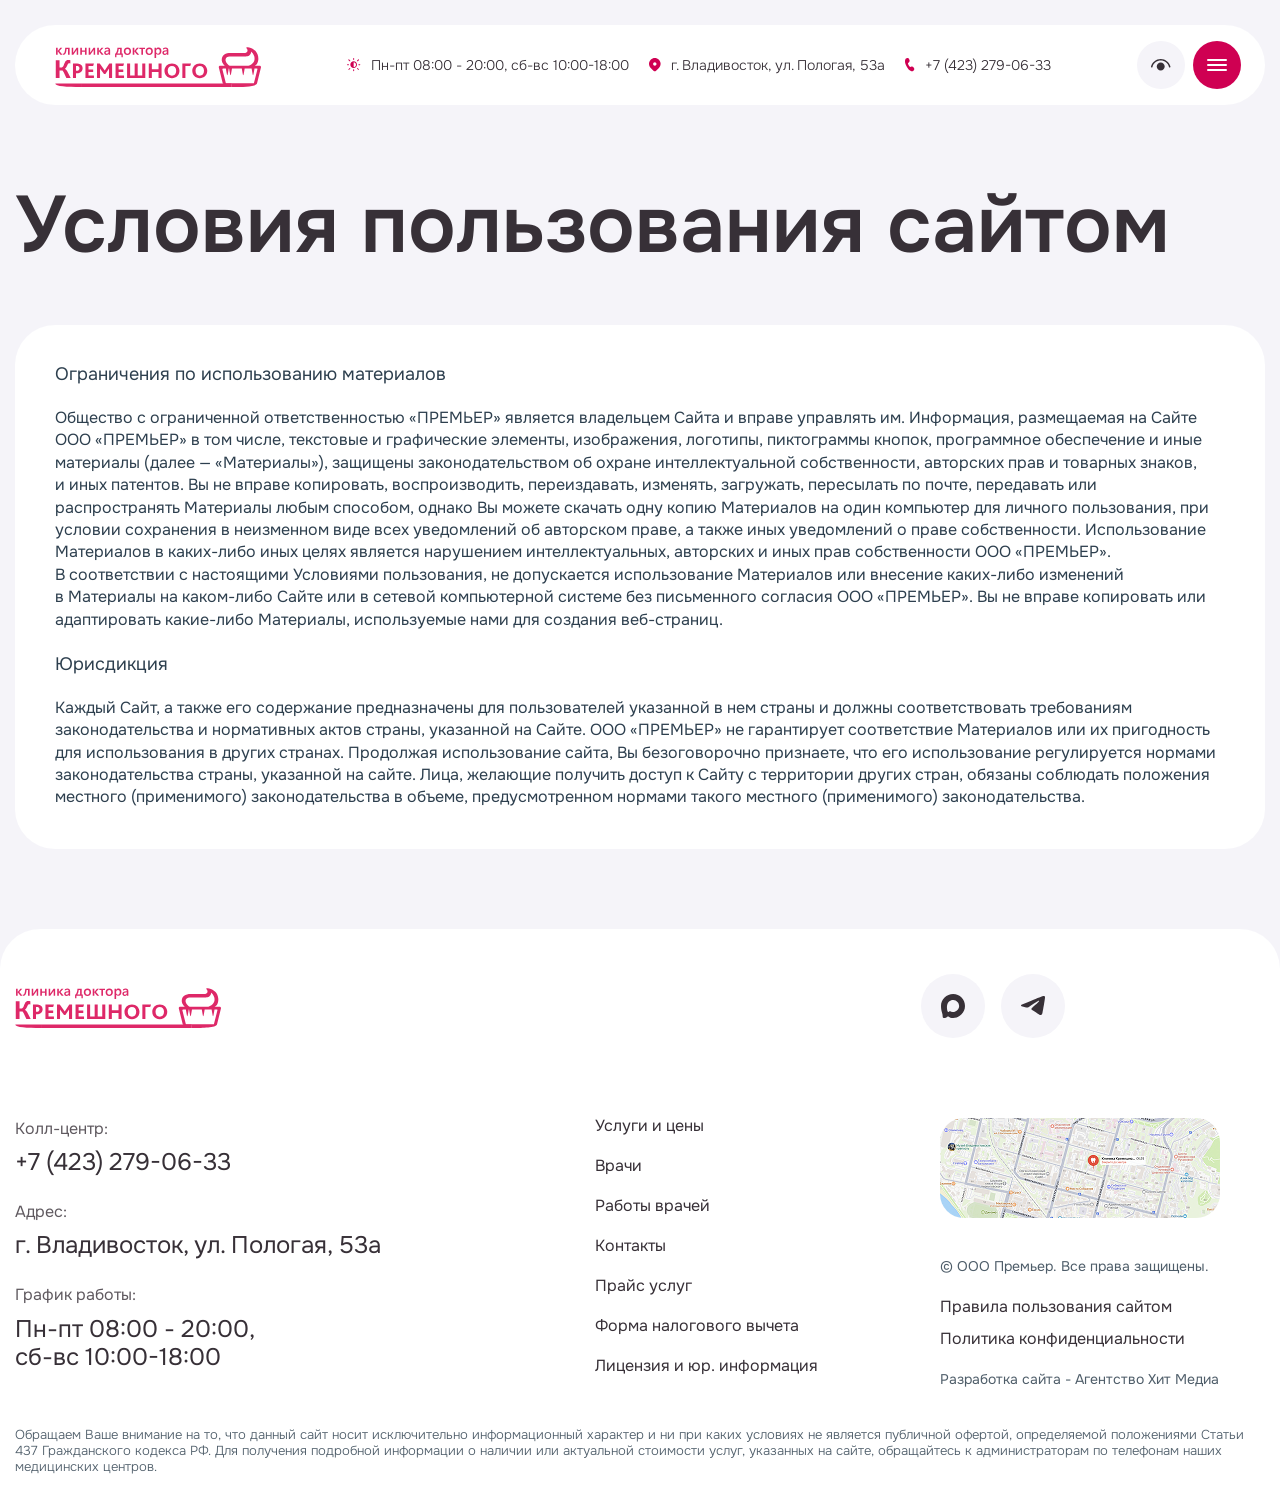
<file: template-text.html>
<!DOCTYPE html>
<html lang="en">
<head>
    <meta charset="UTF-8">
    <meta name="viewport" content="width=device-width, initial-scale=1.0">
    <link rel="stylesheet" href="css/style.css">
    <link rel="icon" href="img/favicon-32x32.png" type="image/x-icon">
    <title>Проект - kdk.dental</title>
</head>
<body class="">
    <div class="wrapper">
        <header class="header">
            <div class="container">
                <div class="header__inner">
                    <a href="index.html" class="logo">
                        <img src="img/logo/logo.svg" alt="Логотип компании">
                    </a>
                    <div class="header__info">
                        <div class="work-time">
                            <svg width="14" height="14" viewBox="0 0 14 14" fill="none" xmlns="http://www.w3.org/2000/svg">
                            <path d="M7.16667 0.5C7.16667 0.22386 6.9428 0 6.66667 0C6.39053 0 6.16667 0.22386 6.16667 0.5V1.5C6.16667 1.77614 6.39053 2 6.66667 2C6.9428 2 7.16667 1.77614 7.16667 1.5V0.5ZM10 6.66667C10 8.5076 8.5076 10 6.66667 10C4.82572 10 3.33333 8.5076 3.33333 6.66667C3.33333 4.82572 4.82572 3.33333 6.66667 3.33333C8.5076 3.33333 10 4.82572 10 6.66667ZM9 6.66667C9 5.378 7.95533 4.33333 6.66667 4.33333V9C7.95533 9 9 7.95533 9 6.66667ZM13.3333 6.66667C13.3333 6.9428 13.1095 7.16667 12.8333 7.16667H11.8333C11.5572 7.16667 11.3333 6.9428 11.3333 6.66667C11.3333 6.39053 11.5572 6.16667 11.8333 6.16667H12.8333C13.1095 6.16667 13.3333 6.39053 13.3333 6.66667ZM7.16667 11.8333C7.16667 11.5572 6.9428 11.3333 6.66667 11.3333C6.39053 11.3333 6.16667 11.5572 6.16667 11.8333V12.8333C6.16667 13.1095 6.39053 13.3333 6.66667 13.3333C6.9428 13.3333 7.16667 13.1095 7.16667 12.8333V11.8333ZM2 6.66667C2 6.9428 1.77614 7.16667 1.5 7.16667H0.5C0.22386 7.16667 0 6.9428 0 6.66667C0 6.39053 0.22386 6.16667 0.5 6.16667H1.5C1.77614 6.16667 2 6.39053 2 6.66667ZM2.18689 1.48003C1.99163 1.28476 1.67504 1.28476 1.47978 1.48003C1.28452 1.67529 1.28452 1.99187 1.47978 2.18713L2.47978 3.18713C2.67504 3.38239 2.99163 3.38239 3.18689 3.18713C3.38215 2.99187 3.38215 2.67529 3.18689 2.48003L2.18689 1.48003ZM1.47978 11.8538C1.67504 12.0491 1.99163 12.0491 2.18689 11.8538L3.18689 10.8538C3.38215 10.6585 3.38215 10.3419 3.18689 10.1467C2.99163 9.9514 2.67504 9.9514 2.47978 10.1467L1.47978 11.1467C1.28452 11.3419 1.28452 11.6585 1.47978 11.8538ZM11.1465 1.48003C11.3417 1.28476 11.6583 1.28476 11.8535 1.48003C12.0488 1.67529 12.0488 1.99187 11.8535 2.18713L10.8535 3.18713C10.6583 3.38239 10.3417 3.38239 10.1465 3.18713C9.9512 2.99187 9.9512 2.67529 10.1465 2.48003L11.1465 1.48003ZM11.8535 11.8538C11.6583 12.0491 11.3417 12.0491 11.1465 11.8538L10.1465 10.8538C9.9512 10.6585 9.9512 10.3419 10.1465 10.1467C10.3417 9.9514 10.6583 9.9514 10.8535 10.1467L11.8535 11.1467C12.0488 11.3419 12.0488 11.6585 11.8535 11.8538Z" fill="#CF0052"/>
                            </svg>
                            Пн-пт 08:00 - 20:00, сб-вс 10:00-18:00 
                        </div>
                        <div class="address">
                            <svg width="12" height="14" viewBox="0 0 12 14" fill="none" xmlns="http://www.w3.org/2000/svg">
                            <path d="M9.90954 9.90954L9.11821 10.6921C8.53495 11.2645 7.77821 12.0005 6.84761 12.9002C6.26615 13.4625 5.34361 13.4624 4.76221 12.9001L2.43479 10.6361C2.14228 10.3489 1.89743 10.1067 1.70021 9.90954C-0.566735 7.64261 -0.566735 3.96714 1.70021 1.7002C3.96714 -0.566735 7.64261 -0.566735 9.90954 1.7002C12.1765 3.96714 12.1765 7.64261 9.90954 9.90954ZM7.47168 5.98801C7.47168 5.06744 6.72541 4.32119 5.80488 4.32119C4.88435 4.32119 4.13807 5.06744 4.13807 5.98801C4.13807 6.90854 4.88435 7.65481 5.80488 7.65481C6.72541 7.65481 7.47168 6.90854 7.47168 5.98801Z" fill="#CF0052"/>
                            </svg>
                            г. Владивосток, ул. Пологая, 53а
                        </div>
                        <a class="phone" href="tel:">
                            <svg width="10" height="14" viewBox="0 0 10 14" fill="none" xmlns="http://www.w3.org/2000/svg">
                            <path d="M1.57527 0.29266L2.293 0.0633196C2.96555 -0.15158 3.68408 0.19572 3.97215 0.87488L4.54528 2.22645C4.79508 2.81541 4.65648 3.50802 4.20261 3.93877L2.93975 5.13744C3.01767 5.8544 3.25868 6.5604 3.66275 7.25547C4.06688 7.95047 4.57155 8.527 5.17681 8.98507L6.69361 8.47927C7.26855 8.28753 7.89468 8.50787 8.24735 9.026L9.06888 10.233C9.47888 10.8353 9.40515 11.6662 8.89641 12.1769L8.35128 12.7241C7.80868 13.2689 7.03368 13.4665 6.31675 13.2429C4.62415 12.7149 3.06795 11.1474 1.64809 8.54047C0.226181 5.92967 -0.275653 3.71459 0.142594 1.89526C0.318594 1.12971 0.8636 0.52006 1.57527 0.29266Z" fill="#CF0052"/>
                            </svg>
                            +7 (423) 279-06-33
                        </a>
                    </div>
                    <div class="header__btns">
                        <a class="header__btns-eye" href="#">
                            <svg width="20" height="12" viewBox="0 0 20 12" fill="none" xmlns="http://www.w3.org/2000/svg">
                            <path d="M9.72499 3.50462C11.9341 3.50462 13.725 5.2955 13.725 7.5046C13.725 9.7138 11.9341 11.5046 9.72499 11.5046C7.51582 11.5046 5.72496 9.7138 5.72496 7.5046C5.72496 5.2955 7.51582 3.50462 9.72499 3.50462ZM9.72499 0C14.3385 0 18.3211 3.15001 19.4261 7.5644C19.5267 7.9662 19.2825 8.3735 18.8807 8.4741C18.4788 8.5746 18.0716 8.3305 17.971 7.9286C17.0321 4.17796 13.6463 1.5 9.72499 1.5C5.8019 1.5 2.41506 4.18026 1.47782 7.9332C1.37746 8.335 0.970325 8.5794 0.568455 8.4791C0.166585 8.3787 -0.0778353 7.9716 0.0225247 7.5697C1.12561 3.15272 5.10945 0 9.72499 0Z" fill="#373037"/>
                            </svg>
                        </a>
                        <a href="#" class="burger-icon">
                            <span></span>
                        </a>
                    </div>
                </div>

                <div class="header-burger-nav">
                    <div class="header-burger__inner container">

                        <div class="header-burger__top">
                            <ul class="burger-nav__column">
                                <li class="burger-nav__phone">
                                    <p>Колл-центр:</p>
                                    <a href="">+7 (423) 279-06-33</a>
                                </li>
                                <li class="burger-nav__address">
                                    <p>Адрес:</p>
                                    <p>г. Владивосток, ул. Пологая, 53а</p>
                                </li>
                                <li class="burger-nav__time">
                                    <p>График работы:</p>
                                    <p>
                                        Пн-пт 08:00 - 20:00, сб-вс 10:00-18:00 
                                    </p>
                                </li>
                            </ul>
                            <div class="burger-nav__column">
                                <nav class="nav">
                                    <p class="column__title">Меню</p>
                                    <ul class="nav__list">
                                        <li class="nav__item"><a href="template-doctors.html">Врачи</a></li>
                                        <li class="nav__item"><a href="template-services.html">Услуги и цены</a></li>
                                        <li class="nav__item"><a href="#">Работы врачей</a></li>
                                        <li class="nav__item"><a href="template-contacts.html">Контакты</a></li>
                                    </ul>
                                </nav>
                            </div>
                            <div class="burger-nav__column">
                                <p class="column__title">Документы</p>
                                <ul>
                                    <li><a href="#">Прайс услуг</a></li>
                                    <li><a href="#">Правовые положения</a></li>
                                    <li><a href="#">Договор на оказание услуг</a></li>
                                    <li><a href="#">Форма налогового вычета</a></li>
                                    <li><a href="#">Лицензия и юр. информация</a></li>
                                </ul>
                            </div>
                        </div>
    
                        <div class="header-burger__bottom">
                            <a href="#">
                                <svg width="24" height="24" viewBox="0 0 24 24" fill="none" xmlns="http://www.w3.org/2000/svg">
                                <path fill-rule="evenodd" clip-rule="evenodd" d="M12.2578 23.9315C9.90253 23.9315 8.80799 23.5862 6.90543 22.2048C5.70199 23.7588 1.89113 24.9733 1.72492 22.8955C1.72492 21.3358 1.38108 20.0178 0.991393 18.5789C0.527223 16.8062 0 14.832 0 11.9715C0 5.13969 5.58166 0 12.1948 0C18.8137 0 23.9999 5.39294 23.9999 12.0348C24.0221 18.574 18.7687 23.8966 12.2578 23.9315ZM12.3553 5.90517C9.13465 5.73827 6.62461 7.97718 6.06875 11.4881C5.6103 14.3946 6.42405 17.9342 7.11745 18.1184C7.44983 18.199 8.28651 17.5198 8.80799 16.9961C9.6703 17.5944 10.6745 17.9537 11.7192 18.0378C15.0563 18.1991 17.9077 15.6475 18.1317 12.2996C18.2622 8.94459 15.6928 6.10294 12.3553 5.91094V5.90517Z" fill="#373037"/>
                                </svg>
                            </a>
                            <a href="#">
                                <svg width="24" height="19" viewBox="0 0 24 19" fill="none" xmlns="http://www.w3.org/2000/svg">
                                <path fill-rule="evenodd" clip-rule="evenodd" d="M1.64987 8.17938C8.09231 5.49804 12.3883 3.73034 14.5378 2.87627C20.675 0.437736 21.9503 0.0141366 22.7815 0.000149138C22.9643 -0.00292726 23.3731 0.0403535 23.6379 0.245594C23.8614 0.418895 23.9229 0.653001 23.9524 0.817309C23.9818 0.981618 24.0185 1.35592 23.9893 1.64838C23.6568 4.98655 22.2177 13.0874 21.4856 16.8262C21.1758 18.4082 20.5658 18.9387 19.9753 18.9906C18.6919 19.1034 17.7174 18.1804 16.4744 17.402C14.5294 16.184 13.4305 15.4259 11.5425 14.2373C9.36064 12.8638 10.7751 12.1089 12.0185 10.8751C12.344 10.5522 17.9985 5.63905 18.1079 5.19335C18.1216 5.13761 18.1343 4.92982 18.0051 4.82011C17.8759 4.71039 17.6851 4.74791 17.5475 4.77775C17.3524 4.82004 14.2452 6.78196 8.22584 10.6635C7.34386 11.242 6.545 11.5239 5.82924 11.5091C5.04018 11.4929 3.52233 11.0829 2.39397 10.7326C1.00999 10.3028 -0.0899676 10.0756 0.00581422 9.34573C0.0557033 8.96558 0.603723 8.57679 1.64987 8.17938Z" fill="#373037"/>
                                </svg>
                            </a>
                        </div>
                    </div>

                </div>
            </div>
        </header>

        <main class="main">
            <section class="hero-section">
                <div class="container">
                    <h1 class="section__title">Условия пользования сайтом</h1>
                    <div class="content__container">
                        <h2>Ограничения по использованию материалов</h2>
                        <p>Общество с ограниченной ответственностью «ПРЕМЬЕР» является владельцем Сайта и вправе управлять им. Информация, размещаемая на Сайте ООО «ПРЕМЬЕР» в том числе, текстовые и графические элементы, изображения, логотипы, пиктограммы кнопок, программное обеспечение и иные материалы (далее — «Материалы»), защищены законодательством об охране интеллектуальной собственности, авторских прав и товарных знаков, и иных патентов. Вы не вправе копировать, воспроизводить, переиздавать, изменять, загружать, пересылать по почте, передавать или распространять Материалы любым способом, однако Вы можете скачать одну копию Материалов на один компьютер для личного пользования, при условии сохранения в неизменном виде всех уведомлений об авторском праве, а также иных уведомлений о праве собственности. Использование Материалов в каких-либо иных целях является нарушением интеллектуальных, авторских и иных прав собственности ООО «ПРЕМЬЕР». В соответствии с настоящими Условиями пользования, не допускается использование Материалов или внесение каких-либо изменений в Материалы на каком-либо Сайте или в сетевой компьютерной системе без письменного согласия ООО «ПРЕМЬЕР». Вы не вправе копировать или адаптировать какие-либо Материалы, используемые нами для создания веб-страниц.</p>
                        <h2>Юрисдикция</h2>
                        <p>Каждый Сайт, а также его содержание предназначены для пользователей указанной в нем страны и должны соответствовать требованиям законодательства и нормативных актов страны, указанной на Cайте. ООО «ПРЕМЬЕР» не гарантирует соответствие Материалов или их пригодность для использования в других странах. Продолжая использование сайта, Вы безоговорочно признаете, что его использование регулируется нормами законодательства страны, указанной на сайте. Лица, желающие получить доступ к Cайту с территории других стран, обязаны соблюдать положения местного (применимого) законодательства в объеме, предусмотренном нормами такого местного (применимого) законодательства.</p>
                    </div>
                </div>
            </section>
        </main>


        <footer class="footer">
            <div class="container">
                <div class="footer__top">
                    <a href="#" class="logo">
                        <img src="img/logo/logo.svg" alt="Логотип компании">
                    </a>

                    <div class="footer__socials">
                        <a href="#">
                                <svg width="24" height="24" viewBox="0 0 24 24" fill="none" xmlns="http://www.w3.org/2000/svg">
                                <path fill-rule="evenodd" clip-rule="evenodd" d="M12.2578 23.9315C9.90253 23.9315 8.80799 23.5862 6.90543 22.2048C5.70199 23.7588 1.89113 24.9733 1.72492 22.8955C1.72492 21.3358 1.38108 20.0178 0.991393 18.5789C0.527223 16.8062 0 14.832 0 11.9715C0 5.13969 5.58166 0 12.1948 0C18.8137 0 23.9999 5.39294 23.9999 12.0348C24.0221 18.574 18.7687 23.8966 12.2578 23.9315ZM12.3553 5.90517C9.13465 5.73827 6.62461 7.97718 6.06875 11.4881C5.6103 14.3946 6.42405 17.9342 7.11745 18.1184C7.44983 18.199 8.28651 17.5198 8.80799 16.9961C9.6703 17.5944 10.6745 17.9537 11.7192 18.0378C15.0563 18.1991 17.9077 15.6475 18.1317 12.2996C18.2622 8.94459 15.6928 6.10294 12.3553 5.91094V5.90517Z" fill="#373037"/>
                                </svg>
                        </a>
                        <a href="#">
                                <svg width="24" height="19" viewBox="0 0 24 19" fill="none" xmlns="http://www.w3.org/2000/svg">
                                <path fill-rule="evenodd" clip-rule="evenodd" d="M1.64987 8.17938C8.09231 5.49804 12.3883 3.73034 14.5378 2.87627C20.675 0.437736 21.9503 0.0141366 22.7815 0.000149138C22.9643 -0.00292726 23.3731 0.0403535 23.6379 0.245594C23.8614 0.418895 23.9229 0.653001 23.9524 0.817309C23.9818 0.981618 24.0185 1.35592 23.9893 1.64838C23.6568 4.98655 22.2177 13.0874 21.4856 16.8262C21.1758 18.4082 20.5658 18.9387 19.9753 18.9906C18.6919 19.1034 17.7174 18.1804 16.4744 17.402C14.5294 16.184 13.4305 15.4259 11.5425 14.2373C9.36064 12.8638 10.7751 12.1089 12.0185 10.8751C12.344 10.5522 17.9985 5.63905 18.1079 5.19335C18.1216 5.13761 18.1343 4.92982 18.0051 4.82011C17.8759 4.71039 17.6851 4.74791 17.5475 4.77775C17.3524 4.82004 14.2452 6.78196 8.22584 10.6635C7.34386 11.242 6.545 11.5239 5.82924 11.5091C5.04018 11.4929 3.52233 11.0829 2.39397 10.7326C1.00999 10.3028 -0.0899676 10.0756 0.00581422 9.34573C0.0557033 8.96558 0.603723 8.57679 1.64987 8.17938Z" fill="#373037"/>
                                </svg>
                        </a>
                    </div>


                </div>
                <div class="footer__hero">
                    <ul class="burger-nav__column">
                        <li class="burger-nav__phone">
                            <p>Колл-центр:</p>
                            <a href="">+7 (423) 279-06-33</a>
                        </li>
                        <li class="burger-nav__address">
                            <p>Адрес:</p>
                            <p>г. Владивосток, ул. Пологая, 53а</p>
                        </li>
                        <li class="burger-nav__time">
                            <p>График работы:</p>
                            <p>
                                Пн-пт 08:00 - 20:00, сб-вс 10:00-18:00 
                            </p>
                        </li>
                    </ul>

                    <div class="footer__info">
                        <div class="footer__column">
                            <ul>
                                <li><a href="#">Услуги и цены</a></li>
                                <li><a href="#">Врачи</a></li>
                                <li><a href="#">Работы врачей</a></li>
                                <li><a href="#">Контакты</a></li>
                                <li><a href="#">Прайс услуг</a></li>
                                <li><a href="#">Форма налогового вычета</a></li>
                                <li><a href="#">Лицензия и юр. информация</a></li>
                            </ul>
                        </div>
                        <div class="footer__column">
                            <div class="footer__map">
                                <img src="img/decor/address-map.jpg" alt="">
                            </div>
                            <p>© ООО Премьер. Все права защищены.</p>
                            <div class="footer__column-link">
                                <a href="#">Правила пользования сайтом</a>
                                <a href="#">Политика конфиденциальности</a>
                            </div>
                            <p>Разработка сайта - Агентство Хит Медиа</p>
                        </div>
                    </div>

                </div>
                <div class="footer__bottom">
                    <p>Обращаем Ваше внимание на то, что данный сайт носит исключительно информационный характер и ни при каких условиях не является публичной офертой, определяемой положениями Статьи 437 Гражданского кодекса РФ. Для получения подробной информации о наличии или актуальной стоимости услуг, указанных на сайте, обращайтесь к администраторам по телефонам наших медицинских центров.</p>
                </div>
            </div>
        </footer>
    </div>


    <script>

    </script>
    <script src="js/inputmask.min.js"></script>
    <script src="js/swiper-bundle.min.js"></script>
    <script src="js/script.js"></script>
</body>
</html>
</file>
<file: css/style.css>
@import url("reset.css");
@import url("font.css");
@import url("swiper-bundle.min.css");
@import url("doctors.css");

:root {
  --body-bg: #f5f4f9;
  --general-dark: #373037;
  --accent: #cf0052;
}
html {
  scroll-behavior: smooth;
  scroll-padding-top: 10vh;
}
body {
  background: var(--body-bg);
  font-family: "Onest", "Arial", sans-serif;
  color: #373037;
}

.wrapper {
  min-height: 100%;
  width: 100%;
  overflow: hidden;
  display: flex;
  flex-direction: column;
  justify-content: space-between;
}
.container {
  max-width: 1388px;
  margin: 0 auto;
  padding: 0 15px;
  height: 100%;
}
.body--opened-menu {
  overflow: hidden;
}
.title {
  font-size: 48px;
  line-height: 120%;
}
.title__accent {
  color: var(--accent);
}
.advantages,
.directions,
.banner,
.portfolio,
.feedback,
.team,
.media,
.stocks,
.form,
.footer {
  margin-top: 80px;
}
/* ---------------------------------------------------------------------------------------------------------- */
.hero-button-prev,
.hero-button-next,
.team-prev,
.team-next {
  background: #ffffff;
}
.portfolio-prev,
.portfolio-next,
.feedback-prev,
.feedback-next {
  background: var(--body-bg);
}
.hero-button-prev,
.hero-button-next,
.portfolio-prev,
.portfolio-next,
.feedback-prev,
.feedback-next,
.team-prev,
.team-next {
  width: 52px;
  height: 52px;
  border-radius: 100%;
  display: flex;
  justify-content: center;
  align-items: center;
  cursor: pointer;
  transition: all 0.3s;
}
.hero-button-prev svg path,
.hero-button-next svg path,
.portfolio-prev svg path,
.portfolio-next svg path,
.feedback-prev svg path,
.feedback-next svg path,
.team-prev svg path,
.team-next svg path {
  transition: all 0.3s;
}
.hero-button-prev:hover svg path,
.hero-button-next:hover svg path,
.portfolio-prev:hover svg path,
.portfolio-next:hover svg path,
.feedback-prev:hover svg path,
.feedback-next:hover svg path,
.team-prev:hover svg path,
.team-next:hover svg path {
  fill: #ffffff;
}
.hero-button-prev:hover,
.hero-button-next:hover,
.portfolio-prev:hover,
.portfolio-next:hover,
.feedback-prev:hover,
.feedback-next:hover,
.team-prev:hover,
.team-next:hover {
  background: var(--accent);
}

/* ---------------------------------------------------------------------------------------------------------- */
.header {
  padding-top: 25px;
}
.header__inner {
  padding: 16px 24px 16px 40px;
  background: #ffffff;
  border-radius: 40px;
  display: flex;
  justify-content: space-between;
  align-items: center;
}
.logo img {
  max-width: 206px;
  width: 100%;
}
.header__info {
  display: flex;
  gap: 20px;
  font-size: 14px;
  font-weight: 300;
}
.work-time,
.address,
.phone {
  display: flex;
  align-items: center;
  gap: 10px;
}
.header__btns {
  display: flex;
  align-items: center;
  gap: 8px;
}
.header__btns-eye {
  background: var(--body-bg);
  width: 48px;
  height: 48px;
  border-radius: 100%;
  display: flex;
  justify-content: center;
  align-items: center;
}
.burger-icon {
  background: var(--accent);
  width: 48px;
  height: 48px;
  display: flex;
  justify-content: center;
  align-items: center;
  border-radius: 100%;
}
.burger-icon span,
.burger-icon span::before,
.burger-icon span::after {
  display: block;
  background: #ffffff;
  width: 20px;
  height: 2px;
  border-radius: 100px;
  transition: all 0.4s;
}
.burger-icon span {
  position: relative;
}
.burger-icon span::before,
.burger-icon span::after {
  content: "";
  position: absolute;
}
.burger-icon span::before {
  top: -5px;
  transition: all 0.4s;
}
.burger-icon span::after {
  bottom: -5px;
  transition: all 0.4s;
}
.body--opened-menu .burger-icon span::before {
  top: 0px;
  transform: rotate(45deg);
}
.body--opened-menu .burger-icon span::after {
  bottom: 0px;
  transform: rotate(-45deg);
}
.body--opened-menu .burger-icon span {
  background: transparent;
}

.header-burger__top {
  display: grid;
  grid-template-columns: 1fr 325px 325px;
  gap: 20px;
}
.burger-nav__column:first-child,
.burger-nav__column ul,
.footer__column ul {
  display: flex;
  flex-direction: column;
  gap: 24px;
}
.burger-nav__phone p,
.burger-nav__address p:first-child,
.burger-nav__time p:first-child {
  font-size: 16px;
  color: rgba(55, 48, 55, 0.8);
  line-height: 140%;
  margin-bottom: 8px;
}
.burger-nav__phone a,
.burger-nav__address p:last-child,
.burger-nav__time p:last-child,
.column__title,
.burger-nav__column:nth-child(2) ul li {
  font-size: 24px;
  line-height: 120%;
}
.burger-nav__time p:last-child {
  max-width: 250px;
}
.column__title {
  color: var(--accent);
  margin-bottom: 37px;
}
.burger-nav__column:nth-child(2) ul li {
  font-weight: normal;
}
.burger-nav__column:last-child ul li {
  color: rgba(55, 48, 55, 0.8);
}
.burger-nav__column ul li a {
  transition: all 0.3s;
}
.burger-nav__column ul li a:hover {
  color: var(--accent);
}
.header-burger__bottom {
  margin-top: 80px;
  display: flex;
  align-items: center;
  gap: 16px;
}
.header-burger__bottom a {
  width: 64px;
  height: 64px;
  border-radius: 100%;
  background: var(--body-bg);
  display: flex;
  justify-content: center;
  align-items: center;
  transition: all 0.3s;
}
.header-burger__bottom a svg path {
  transition: all 0.3s;
}
.header-burger__bottom a:hover {
  background: var(--accent);
}
.header-burger__bottom a:hover svg path {
  fill: #ffffff;
}
.header-burger-nav {
  position: fixed;
  inset: 0;
  z-index: 10;
  background: #ffffff;

  transform: translateY(-50%);
  opacity: 0;
  visibility: hidden;
  height: 500px;
  transition: all 0.4s;
}
.header-burger__inner {
  padding: 64px 24px 40px 40px;
}
.body--opened-menu .header {
  position: relative;
  z-index: 11;
  background: #ffffff;
}
.body--opened-menu .header__inner {
  filter: none;
  pointer-events: auto;
}
.body--opened-menu .header-burger-nav {
  transform: translateY(20%);
  opacity: 1;
  visibility: visible;
  border-radius: 0 0 40px 40px;
}
.body--opened-menu .main,
.body--opened-menu .footer,
.body--opened-menu main:not(.header),
.body--opened-menu footer:not(.header),
.body--opened-menu .content-wrapper {
  filter: blur(8px);
  opacity: 0.7;
  pointer-events: none;
  user-select: none;
  transition: all 0.3s ease;
}
.body--opened-menu::before {
  content: "";
  position: fixed;
  top: 0;
  left: 0;
  width: 100%;
  height: 100%;
  background: rgba(55, 48, 55, 0.6);
  z-index: 9;
  pointer-events: none;
}
/* ---------------------------------------------------------------------------------------------------------- */
.hero {
  margin-top: 20px;
  position: relative;
}
.hero__top {
  padding: 40px 40px 80px;
  background: #ffffff;
  border-radius: 40px 40px 0 0;
  display: flex;
  justify-content: space-between;
}
.hero__title {
  font-size: 64px;
  font-weight: 500;
  line-height: 110%;
}
.hero__text {
  max-width: 400px;
  width: 100%;
  text-align: end;
}
.hero__text span {
  font-size: 48px;
  line-height: 120%;
}
.hero__text a {
  display: flex;
  justify-content: end;
  font-size: 24px;
  line-height: 120%;
  margin-top: 16px;
}
.hero__inner {
  height: 500px;
  position: relative;
  z-index: 1;
  margin-top: -40px;
  overflow: visible;
}
.hero-swiper {
  position: relative;
  overflow: visible;
  height: 100%;
}
.hero__arrows {
  position: absolute;
  top: 40px;
  right: 40px;
  z-index: 10;
  display: flex;
  gap: 20px;
}
.hero-slide {
  padding: 40px;
  display: flex;
  background: #373037;
  border-radius: 40px;
  position: relative;
}
.hero-slide__column {
  max-width: 440px;
  position: relative;
  z-index: 2;
}
.hero-slide__column {
  max-width: 440px;
  display: flex;
  flex-direction: column;
  justify-content: space-between;
}
.hero-slide__title {
  color: #ffffff;
  font-size: 48px;
  line-height: 120%;
  margin-bottom: 20px;
}
.hero-slide__desc {
  line-height: 140%;
  color: rgb(255, 255, 255, 0.8);
}
.hero-slide__btn,
.tab-portfolio__btn {
  max-width: 300px;
  padding: 16px 24px;
  background: #ffffff;
  border-radius: 24px;
  text-decoration: none;
  color: #373037;
  text-align: center;
}
.hero-slide__img {
  overflow: visible;
  position: relative;
  flex: 1;
}
.hero-slide__img img {
  max-width: 745px;
  width: auto;
  position: absolute;
  bottom: -40px;
  left: 0;
  z-index: 2;
  transform: translateY(0px);
  pointer-events: none;
}
.hero-slide__img img {
  opacity: 1;
  visibility: visible;
}
.hero-swiper .swiper-slide-next,
.hero-swiper .swiper-slide-prev {
  opacity: 0;
}
.swiper-horizontal > .swiper-pagination-bullets,
.swiper-pagination-bullets.swiper-pagination-horizontal,
.swiper-pagination-custom,
.swiper-pagination-fraction {
  right: 40px;
  display: flex;
  justify-content: end;
  padding-right: 40px;
  padding-bottom: 25px;
}
.hero-pagination .swiper-pagination-bullet {
  background: none;
  border: 1px solid #ffffff;
  opacity: 1;
}
.hero-pagination .swiper-pagination-bullet-active {
  background: #ffffff;
}
.hero-slide_1,
.hero-slide_2 {
  left: -95px;
}
.modal-hero {
  position: fixed;
  inset: 0;
  background-color: #0000008d;
  z-index: 10;
  display: flex;
  justify-content: center;
  align-items: center;
  opacity: 0;
  visibility: hidden;
  transition: all 0.4s;
  padding: 15px;

  background: rgba(0, 0, 0, 0.7);
  backdrop-filter: blur(20px);
  z-index: 10;
}
.modal-hero .modal__content {
  background: var(--general-dark);
  max-width: 670px;
  width: 90%;
  padding: 40px;
  border-radius: 24px;
  position: relative;
  max-height: 80vh;
  color: #ffffff;
  animation: slideIn 0.3s ease;
  text-align: center;
}
.modal__close {
  position: absolute;
  top: -10px;
  right: -10px;
  width: 52px;
  height: 52px;
  border-radius: 100%;
  font-size: 28px;
  border: none;
  cursor: pointer;
  color: #666;
  z-index: 111;
  background: var(--accent);
  overflow: visible;
  display: flex;
  justify-content: center;
  align-items: center;
}
.body--opened-modal .modal-hero {
  opacity: 1;
  visibility: visible;
}
.modal-hero .form__column .title {
  max-width: 100%;
}
.modal-hero .form__column-text {
  margin-bottom: 0;
  text-align: center;
  margin: 0 auto 40px;
}
.modal-hero form {
  padding: 40px;
  background: #ffffff;
  border-radius: 24px;
  display: flex;
  flex-direction: column;
  gap: 10px;
}
.modal-hero form label {
  margin-top: 20px;
  display: flex;
  flex-direction: column;
  gap: 20px;
}
.modal-hero form label span {
  font-size: 14px;
  line-height: 120%;
}
.modal-hero form label a {
  text-decoration: underline;
}
/* ---------------------------------------------------------------------------------------------------------- */
.advantages__list {
  display: flex;
  justify-content: center;
  gap: 20px;
}
.advantages__item {
  max-width: 325px;
  width: 100%;
  height: 160px;
  border-radius: 40px;
  overflow: hidden;
  background: #ffffff;
  box-shadow: 0 4px 12px rgba(245, 244, 249, 0.5);
  display: flex;
  justify-content: center;
  align-items: center;
  font-size: 24px;
  line-height: 120%;
}
.advantages__item:nth-child(2) {
  background: url("../img/decor/adv-1.jpg");
  color: #ffffff;
}
.advantages__item:nth-child(3) {
  background: url("../img/decor/adv-3.jpg");
}

.advantages__item-img {
  position: relative;
}
.advantages__item-img img {
  position: absolute;
}
.advantages__item:nth-child(1) .advantages__item-img img {
  top: 30px;
  right: -30px;
}
.advantages__item:nth-child(4) .advantages__item-img img {
  top: -80px;
  left: -40px;
}

/* ---------------------------------------------------------------------------------------------------------- */
.directions__top {
  display: flex;
  justify-content: space-between;
  align-items: center;
}
.directions__link {
  display: flex;
  align-items: center;
  gap: 15px;
  background: #ffffff;
  border-radius: 40px;
  padding: 16px 24px;
  box-shadow: 0 4px 12px rgba(245, 244, 249, 0.5);
  transition: all 0.3s;
}
.directions__link:hover {
  background: var(--accent);
  color: #ffffff;
}
.directions__link svg path {
  transition: all 0.3s;
}
.directions__link:hover svg path {
  fill: #ffffff;
}
.directions-swiper {
  overflow: visible !important;
}
.directions-wrapper {
  display: grid;
  grid-template-columns: repeat(3, 1fr);
  overflow: visible !important;
  gap: 30px;
  padding-top: 40px;
  padding-bottom: 40px;
  margin-bottom: 10px;
}
.directions-swiper .directions__item {
  height: 360px;
  background: #ffffff;
  border-radius: 40px;
  padding: 40px;
  display: flex;
  flex-direction: column;
  justify-content: space-between;
  transition:
    transform 0.3s ease,
    box-shadow 0.3s ease;
  overflow: visible;
  position: relative;
  box-shadow: 0 4px 15px rgba(0, 0, 0, 0.05);
}
.directions__item:hover {
  transform: translateY(-20px);
  box-shadow:
    0 -10px 30px -8px rgba(0, 0, 0, 0.15),
    0 8px 20px -6px rgba(0, 0, 0, 0.1);
  z-index: 100;
}
.directions-swiper .swiper-horizontal > .swiper-scrollbar,
.directions-swiper .swiper-scrollbar.swiper-scrollbar-horizontal {
  bottom: 0;
}
.directions-swiper .swiper-scrollbar-drag {
  background: var(--accent);
}
.directions__item-top {
  display: flex;
  justify-content: space-between;
  align-items: center;
}
.directions__item-title {
  font-size: 24px;
  line-height: 120%;
}
.directions__item-img {
  width: 44px;
  height: 44px;
  border-radius: 24px;
  overflow: hidden;
}
.directions__item-tags {
  display: flex;
  flex-wrap: wrap;
  gap: 12px;
}
.directions__item-tag {
  background: var(--body-bg);
  border-radius: 24px;
  padding: 12px 20px;
}
/* ---------------------------------------------------------------------------------------------------------- */
.banner__inner {
  background: url("../img/decor/banner-bg.jpg") no-repeat;
  background-size: cover;
  border-radius: 40px;
  padding: 40px;
}
.banner__info {
  max-width: 690px;
  width: 100%;
  background: #ffffff;
  border-radius: 40px;
  padding: 40px;
}
.banner__info .title {
  margin-bottom: 20px;
}
.banner__text {
  color: rgba(55, 48, 55, 0.8);
  line-height: 140%;
  margin-bottom: 68px;
}
.banner__btns {
  display: flex;
  gap: 20px;
}
.banner__btns a {
  width: fit-content;
  padding: 16px 24px;
  font-size: 18px;
  border-radius: 40px;
  transition: all 0.3s;
}
.banner__btns a:first-child {
  background: var(--accent);
  color: #ffffff;
}
.banner__btns a:last-child {
  background: var(--body-bg);
}
.banner__btns a:first-child:hover {
  background: var(--body-bg);
  color: var(--general-dark);
}
.banner__btns a:last-child:hover {
  background: var(--accent);
  color: #ffffff;
}
/* ---------------------------------------------------------------------------------------------------------- */
.portfolio__inner {
  display: flex;
  justify-content: space-between;
  gap: 20px;
}
.portfolio__column {
  background: #ffffff;
  border-radius: 40px;
  max-width: 670px;
  width: 100%;
  padding: 40px;
  flex-shrink: 0;
  display: flex;
  flex-direction: column;
  justify-content: space-between;
  gap: 20px;
}
.portfolio__column-bottom {
  display: flex;
  justify-content: space-between;
  gap: 10px;
}
.portfolio__column-link {
  display: flex;
  align-items: center;
  gap: 15px;
  background: var(--body-bg);
  border-radius: 40px;
  padding: 16px 24px;
  box-shadow: 0 4px 12px rgba(245, 244, 249, 0.5);
  transition: all 0.3s;
}
.portfolio__column-link svg path {
  transition: all 0.3s;
}
.portfolio__column-link:hover {
  background: var(--accent);
  color: #ffffff;
}
.portfolio__column-link:hover svg path {
  fill: #ffffff;
}
.portfolio-arrows {
  display: flex;
  gap: 20px;
}
.portfolio-slide {
  border-radius: 40px;
  overflow: hidden;
}
.portfolio-slide img {
  max-width: 670px;
  width: 100%;
  object-fit: contain;
}
/* ---------------------------------------------------------------------------------------------------------- */
.feedback__inner {
  background: var(--general-dark);
  border-radius: 40px;
  padding: 40px;
  color: #ffffff;
  margin-bottom: 20px;
  background-image: url("../img/feedback.png");
  background-repeat: no-repeat;
  background-position: 85% 12%;
}
.feedback__top {
  display: flex;
  justify-content: space-between;
  margin-bottom: 40px;
}
.feedback-arrows {
  display: flex;
  gap: 20px;
}
.feedback-slide {
  max-width: 410px;
  height: 270px;
  padding: 40px;
  border-radius: 24px;
  background: #ffffff;
  color: var(--general-dark);
}
.feedback-user__name {
  font-size: 24px;
  line-height: 120%;
  margin-bottom: 12px;
}
.feedback-date {
  font-size: 14px;
  font-weight: 300;
  line-height: 120%;
  margin-bottom: 4px;
}
.feedback-stars {
  color: #faca0e;
  margin-bottom: 20px;
}
.feedback-text {
  color: rgba(55, 48, 55, 0.8);
  line-height: 140%;
}
.feedback__list {
  display: flex;
  justify-content: center;
  gap: 20px;
}
.feedback__list li {
  justify-items: center;
  display: block;
  width: 100%;
}
.feedback__item {
  display: flex;
  justify-content: center;
  align-items: center;
  flex-direction: column;
  background: var(--general-dark);
  color: #ffffff;
  max-width: 325px;
  width: 100%;
  border-radius: 40px;
  padding: 40px;
}
.feedback__item-name {
  font-size: 24px;
  line-height: 120%;
  margin-bottom: 20px;
}
.feedback__item-number {
  font-size: 48px;
  line-height: 120%;
  margin-bottom: 4px;
}
.feedback__item-stars {
  font-size: 25px;
  color: #faca0e;
  margin-bottom: 20px;
}
.feedback__item-all {
  line-height: 140%;
}
.modal {
  display: none;
  position: fixed;
  top: 0;
  left: 0;
  width: 100%;
  height: 100%;
  background: rgba(0, 0, 0, 0.7);
  backdrop-filter: blur(20px);
  z-index: 10;
  justify-content: center;
  align-items: center;
}
.modal.active {
  display: flex;
  animation: fadeIn 0.3s ease;
}
.modal__content {
  background: #ffffff;
  max-width: 670px;
  width: 90%;
  padding: 30px;
  border-radius: 24px;
  position: relative;
  max-height: 80vh;

  animation: slideIn 0.3s ease;
}
.modal__close {
  position: absolute;
  top: -10px;
  right: -10px;
  width: 52px;
  height: 52px;
  border-radius: 100%;
  font-size: 28px;
  border: none;
  cursor: pointer;
  color: #666;
  z-index: 111;
  background: var(--accent);
  overflow: visible;
  display: flex;
  justify-content: center;
  align-items: center;
}
.feedback-readmore {
  background: none;
  border: none;
  color: var(--accent);
  cursor: pointer;
  font-size: 16px;
}
.feedback-readmore:hover {
  text-decoration: underline;
}
@keyframes fadeIn {
  from {
    opacity: 0;
  }
  to {
    opacity: 1;
  }
}
@keyframes slideIn {
  from {
    transform: translateY(-50px);
    opacity: 0;
  }
  to {
    transform: translateY(0);
    opacity: 1;
  }
}
/* ---------------------------------------------------------------------------------------------------------- */
.team__top {
  display: flex;
  justify-content: space-between;
  margin-bottom: 40px;
}
.team-arrows {
  display: flex;
  gap: 20px;
}
.team-slide {
  background: #ffffff;
  box-shadow: 0 4px 12px rgba(245, 244, 249, 0.5);
  border-radius: 40px;
  padding: 32px 22px;
  height: auto;
}
.team-slide__img {
  display: block;
  margin: 0 auto 20px;
  max-width: 280px;
  width: 100%;
  max-height: 280px;
  border-radius: 100%;
  overflow: hidden;
}
.team-slide__name {
  font-size: 20px;
  line-height: 120%;
  margin-bottom: 12px;
}
.team-slide__text {
  font-size: 14px;
  line-height: 120%;
  max-width: 258px;
  color: rgba(55, 48, 55, 0.8);
}
/* ---------------------------------------------------------------------------------------------------------- */
.video-wrapper {
  position: relative;
  width: 100%;
  display: inline-block;
}

.video-wrapper video {
  width: 100%;
  display: block;
  border-radius: 40px;
  max-height: 640px;
}
.custom-play-btn {
  position: absolute;
  top: 50%;
  left: 50%;
  transform: translate(-50%, -50%);
  width: 120px;
  height: 120px;
  background: #ffffff;
  border-radius: 50%;
  cursor: pointer;
  display: flex;
  align-items: center;
  justify-content: center;
  transition: all 0.3s ease;
  z-index: 10;
  padding: 0;
}
.custom-play-btn:hover {
  transform: translate(-50%, -50%) scale(1.1);
}
.custom-play-btn:active {
  transform: translate(-50%, -50%) scale(0.95);
}
.custom-play-btn.hide {
  display: none;
}
.media__list {
  margin-top: 20px;
  display: flex;
  gap: 20px;
  position: relative;
}
.media__item {
  max-width: 325px;
  width: 100%;
  background: #ffffff;
  border-radius: 40px;
  padding: 40px;
  text-align: center;
  color: #223544;
}
.media__item:first-child {
  position: absolute;
  right: 40px;
  top: -260px;
  box-shadow: 0 4px 12px rgba(245, 244, 249, 0.5);
}
.media__item-number {
  font-size: 48px;
  line-height: 120%;

  margin-bottom: 8px;
}
.media__item-text {
  line-height: 140%;
}
/* ---------------------------------------------------------------------------------------------------------- */
.stocks__inner {
  display: flex;
  gap: 20px;
}
.stocks__column {
  max-width: 670px;
  width: 100%;
  background: #ffffff;
  border-radius: 24px;
  padding: 60px;
  display: flex;
  flex-direction: column;
  justify-content: space-between;
  align-items: start;
}
.stocks__column-info .title {
  margin-bottom: 20px;
}
.stocks__column-text {
  margin-bottom: 70px;
}
.stocks__column-btn {
  display: flex;
  align-items: center;
  gap: 15px;
  padding: 16px 24px;
  border-radius: 40px;
  transition: all 0.3s;
}
.stocks__column:first-child .stocks__column-btn svg path {
  transition: all 0.3s;
}
.stocks__column:first-child .stocks__column-btn {
  background: var(--body-bg);
}
.stocks__column:last-child .stocks__column-btn {
  background: var(--accent);
  color: #ffffff;
}
.stocks__column:first-child .stocks__column-btn:hover {
  color: #ffffff;
  background: var(--accent);
}
.stocks__column:first-child .stocks__column-btn:hover svg path {
  fill: #ffffff;
}
.stocks__column:last-child .stocks__column-btn:hover {
  background: var(--body-bg);
  color: var(--general-dark);
}
.promo-modal-overlay {
  position: fixed;
  top: 0;
  left: 0;
  width: 100%;
  height: 100%;
  background-color: rgba(0, 0, 0, 0.6);
  backdrop-filter: blur(5px);
  display: flex;
  align-items: center;
  justify-content: center;
  z-index: 10;
  visibility: hidden;
  opacity: 0;
  transition:
    visibility 0.2s,
    opacity 0.2s ease;
}
.promo-modal-overlay.active {
  visibility: visible;
  opacity: 1;
}
.promo-modal {
  background: var(--general-dark);
  padding: 40px;
  max-width: 90%;
  width: 100%;
  border-radius: 24px;
  transform: scale(0.96);
  transition: transform 0.2s ease;
  color: #ffffff;
}
.promo-modal-overlay.active .promo-modal {
  transform: scale(1);
}
.promo-modal__header {
  display: flex;
  justify-content: space-between;
  align-items: center;
  margin-bottom: 40px;
}
.promo-swiper .swiper-slide {
  height: auto;
}
.promo-slide {
  background: #ffffff;
  border-radius: 24px;
  padding: 40px;
  color: var(--general-dark);
  height: 100%;
  min-height: 400px;
  display: flex;
  flex-direction: column;
  justify-content: space-between;
}
.promo-slide__badge {
  margin-bottom: 20px;
}
.promo-slide__desc {
  color: rgba(55, 48, 55, 0.8);
  line-height: 140%;
}
.promo-slide__btn {
  padding: 16px 24px;
  background: var(--accent);
  color: #ffffff;
  font-size: 18px;
  cursor: pointer;
  transition: all 0.3s;
  border-radius: 24px;
  display: block;
  width: fit-content;
}
.promo-slide__btn:hover {
  background: var(--general-dark);
  color: var(--body-bg);
}
/* ---------------------------------------------------------------------------------------------------------- */
.form__inner {
  color: #ffffff;
  border-radius: 24px;
  background: var(--general-dark);
  padding: 40px;
  display: flex;
  justify-content: space-between;
  gap: 40px;
}
.form__column .title {
  margin-bottom: 20px;
}
.form__column-text {
  max-width: 496px;
  line-height: 140%;
  margin-bottom: 70px;
}
.form__column-number {
  font-size: 24px;
  line-height: 120%;
}
.form__inner form {
  background: #ffffff;
  border-radius: 16px;
  padding: 40px;
  display: flex;
  flex-direction: column;
  gap: 20px;
}
.form__inner form input,
.modal__inner form input {
  background: var(--body-bg);
  border-radius: 60px;
  padding: 16px 24px;
}
.form__inner form label {
  margin-top: 20px;
  display: flex;
  align-items: center;
  gap: 20px;
}
.form__inner form label input,
.modal__inner form label input {
  background: var(--accent);
  color: #ffffff;
  font-size: 18px;
  cursor: pointer;
  transition: all 0.3s;
}
.form__inner form label input:hover,
.modal__inner form label input:hover {
  background: var(--general-dark);
  color: var(--accent);
}
.form__inner form label span,
.modal__inner form label span {
  font-size: 14px;
  line-height: 120%;
  color: var(--general-dark);
}
/* ---------------------------------------------------------------------------------------------------------- */
.footer {
  background: #ffffff;
  padding: 45px 0 25px;
  border-radius: 40px 40px 0 0;
}
.footer__top {
  display: flex;
  justify-content: space-between;
  align-items: center;
  margin-bottom: 80px;
}
.footer__top .logo img {
  max-width: 275px;
  width: 100%;
}
.footer__socials {
  display: flex;
  align-items: center;
  gap: 16px;
  margin-right: 200px;
}
.footer__socials a {
  width: 64px;
  height: 64px;
  border-radius: 100%;
  background: var(--body-bg);
  display: flex;
  justify-content: center;
  align-items: center;
  transition: all 0.3s;
}
.footer__socials a svg path {
  transition: all 0.3s;
}
.footer__socials a:hover {
  background: var(--accent);
}
.footer__socials a:hover svg path {
  fill: #ffffff;
}
.footer__hero {
  display: flex;
  justify-content: space-between;
  gap: 10px;
}
.footer__info {
  display: flex;
  gap: 20px;
}
.footer__column {
  display: flex;
  flex-direction: column;
  gap: 24px;
  width: 325px;
}
.footer__map img {
  border-radius: 24px;
  max-width: 280px;
  margin-bottom: 16px;
}
.footer__column-link {
  display: flex;
  flex-direction: column;
  gap: 16px;
}
.footer__column p {
  font-size: 14px;
  line-height: 120%;
  color: rgba(34, 53, 68, 0.8);
}
.footer__bottom {
  margin-top: 40px;
  font-size: 13px;
  font-weight: 300;
  color: rgba(34, 53, 68, 0.8);
  line-height: 120%;
}
/* ---------------------------------------------------------------------------------------------------------- */
/* ---------------------------------------------------------------------------------------------------------- */

@media (max-width: 1200px) {
  .header__info {
    gap: 10px;
    flex-wrap: wrap;
    justify-content: center;
  }
  .header-burger__top {
    grid-template-columns: 1fr 0.5fr 0.5fr;
  }
  /* ----------------------------------------------------------- */
  .hero-slide__img img {
    max-width: 550px;
  }
  .hero__title {
    font-size: 50px;
  }
  .hero__text span {
    font-size: 35px;
  }
  .hero__text a {
    font-size: 20px;
  }
  .hero__top {
    padding: 40px 40px 65px;
  }
  .hero-slide_3 img {
    max-width: 400px;
  }
  .hero-slide_4 img {
    max-width: 510px;
  }
  .hero-slide__title {
    font-size: 42px;
  }
  /* ----------------------------------------------------------- */
  .directions__list {
    grid-template-columns: repeat(2, 1fr);
    justify-self: center;
  }
  /* ----------------------------------------------------------- */
  .portfolio__column {
    max-width: 530px;
  }
  /* ----------------------------------------------------------- */
  .media__list {
    flex-wrap: wrap;
    justify-content: center;
  }
  /* ----------------------------------------------------------- */
}

@media (max-width: 1100px) {
  .advantages__list {
    flex-wrap: wrap;
  }
  .directions-wrapper {
    display: flex;
    gap: 0;
    padding-bottom: 20px;
  }
}
@media (max-width: 1000px) {
  .feedback__list {
    display: grid;
    grid-template-columns: 1fr 1fr;
    justify-self: center;
  }

  /* ----------------------------------------------------------- */
  .form__inner {
    gap: 25px;
    flex-direction: column;
  }

  .form__column .title {
    max-width: 75%;
  }
  .form__column-text {
    margin-bottom: 30px;
  }
  .footer__hero {
    flex-direction: column;
    gap: 30px;
  }
  .footer__info {
    flex-wrap: wrap;
    justify-content: space-between;
  }
  .footer__socials {
    margin-right: 0;
  }

  .hero__inner {
    overflow-x: clip;
    overflow-y: visible;
  }

  .hero-slide_4 img {
    max-width: 350px;
  }
  .hero-slide {
    overflow-x: clip;
    overflow-y: visible;
  }
}
@media (max-width: 1060px) {
  .portfolio__inner {
    align-items: center;
    flex-direction: column;
  }
  .portfolio__column {
    max-width: 670px;
  }
  .portfolio-swiper {
    width: 100%;
    max-width: 670px;
    margin: 0 auto;
  }

  .portfolio-slide {
    display: flex;
    justify-content: center;
    align-items: center;
    min-height: auto;
  }

  .portfolio-slide img {
    width: 100%;
    max-width: 100%;
    height: auto;
    object-fit: cover;
  }

  /* ----------------------------------------------------------- */
}
@media (max-width: 900px) {
  .media__item:first-child {
    position: relative;
    right: 0;
    top: 0;
  }
  /* ----------------------------------------------------------- */
}
@media (max-width: 800px) {
  .logo {
    flex-shrink: 0;
  }
  .header-burger-nav {
    height: calc(100vh - 105px);
    max-height: calc(100vh - 105px);
    overflow-y: auto;
    overflow-x: hidden;
    top: 105px;
  }

  .body--opened-menu .header-burger-nav {
    transform: translateY(0);
  }

  .header-burger__inner {
    min-height: 100%;
    padding: 35px;
  }
  .header__info {
    display: none;
  }

  .header-burger__top {
    display: flex;
    flex-wrap: wrap;
    justify-content: space-between;
  }
  .header-burger__bottom {
    margin-top: 40px;
  }
  .column__title {
    margin-bottom: 25px;
  }
  .burger-nav__phone a,
  .burger-nav__address p:last-child,
  .burger-nav__time p:last-child,
  .column__title,
  .burger-nav__column:nth-child(2) ul li {
    font-size: 20px;
  }
  /* ----------------------------------------------------------- */
  .directions__top {
    gap: 10px;
    flex-direction: column;
  }
  .directions__item {
    height: 300px;
  }
  /* ----------------------------------------------------------- */
  .banner__text {
    margin-bottom: 30px;
  }
  .banner__btns {
    display: flex;
    gap: 20px;
    flex-direction: column;
    align-items: center;
  }
  /* ----------------------------------------------------------- */
  .team__top {
    flex-direction: column;
    align-items: center;
    gap: 10px;
  }
}
@media (max-width: 768px) {
  .modal__content {
    width: 95%;
    padding: 20px;
  }
  .feedback-slide {
    max-width: none;
  }
  /* ----------------------------------------------------------- */
  .stocks__inner {
    flex-direction: column;
    align-items: center;
  }
  .promo-modal__title {
    font-size: 24px;
  }
  .promo-slide__title {
    font-size: 40px;
  }
}
@media (max-width: 600px) {
  .advantages,
  .directions,
  .banner,
  .portfolio,
  .feedback,
  .team,
  .media,
  .stocks,
  .form,
  .footer,
  .hero-section,
  .tab-content,
  .accorfion__body {
    margin-top: 50px;
  }
  .title {
    font-size: 32px;
  }
  /* ----------------------------------------------------------- */
  .banner__inner {
    padding: 10px;
  }
  .banner__info,
  .portfolio__column,
  .form__inner {
    padding: 30px;
  }
  /* ----------------------------------------------------------- */
  /* ----------------------------------------------------------- */
  .custom-play-btn {
    width: 80px;
    height: 80px;
  }

  .hero__top {
    padding: 30px 30px 35px;
    flex-direction: column;
    gap: 15px;
  }
  .hero__title {
    font-size: 40px;
    text-align: center;
  }
  .hero__text span {
    font-size: 25px;
  }
  .hero__text {
    max-width: none;
  }
  .hero__text a {
    margin-top: 10px;
  }
  .hero-slide {
    padding: 30px;
  }
  .hero .hero__arrows {
    top: 10px;
    right: 10px;
    gap: 15px;
  }
  .hero-slide__column {
    max-width: 360px;
  }
  .hero-slide__title {
    font-size: 30px;
    margin-top: 30px;
  }
  .hero__inner {
    height: 400px;
    margin-top: -27px;
    overflow: hidden;
  }
  .hero-slide {
    overflow-x: hidden;
    overflow-y: hidden;
  }
  .hero-slide__img {
    flex-shrink: 0;
  }
  .hero-slide__img img {
    max-width: 280px;
    z-index: 0;
    left: auto;
    right: -85px;
  }
  .hero-slide_4 img {
    max-width: 250px;
  }
  .hero-slide_3 img {
    max-width: 205px;
    right: -105px;
  }
  .swiper-horizontal > .swiper-pagination-bullets {
    padding-right: 10px;
    padding-bottom: 10px;
  }
  .hero-slide__desc {
    line-height: 125%;
    max-width: 230px;
    font-size: 14px;
  }
  .hero-slide_1,
  .hero-slide_2 {
    left: 0;
  }
  .promo-modal__header {
    gap: 20px;
    margin-bottom: 30px;
    flex-direction: column;
  }
  .promo-modal__header .hero__arrows {
    position: relative;
    top: 0;
    right: 0;
  }
  /* ----------------------------------------------------------- */
  .form__column .title {
    max-width: 100%;
  }
  .form__inner form label {
    flex-direction: column;
    text-align: center;
  }
}

@media (max-width: 500px) {
  .header__inner {
    gap: 30px;
  }
  .logo {
    flex-shrink: 1;
  }
  .banner__btns a {
    font-size: 16px;
  }
  .hero-slide_1,
  .hero-slide_2 {
    left: 25px;
  }
  .modal-hero form {
    padding: 20px;
  }
  .modal-hero .modal__content {
    width: 100%;
    padding: 30px 20px;
  }
  /* ----------------------------------------------------------- */
  .portfolio__column-bottom {
    display: flex;
    justify-content: space-between;
    flex-direction: column-reverse;
    gap: 10px;
  }
  /* ----------------------------------------------------------- */
  .feedback__list {
    display: flex;
    flex-direction: column;
    align-items: center;
    justify-content: center;
    width: 100%;
  }
  .feedback__top {
    margin-bottom: 25px;
    flex-direction: column;
    align-items: center;
    text-align: center;
    gap: 10px;
  }
  .feedback__item {
    max-width: 500px;
  }
  .feedback__inner {
    padding: 20px;
  }
  .feedback-slide {
    padding: 15px;
  }
  .promo-modal,
  .promo-slide,
  .form__inner form {
    padding: 30px 20px;
  }
  .promo-modal .title {
    font-size: 25px;
  }
  .promo-slide {
    min-height: 315px;
  }
  .promo-slide__btn {
    font-size: 16px;
    width: auto;
    text-align: center;
  }
  /* ----------------------------------------------------------- */
  .stocks__column {
    padding: 40px;
  }
  .footer__top {
    align-items: start;
    margin-bottom: 60px;
    flex-direction: column;
    gap: 20px;
  }
}
</file>
